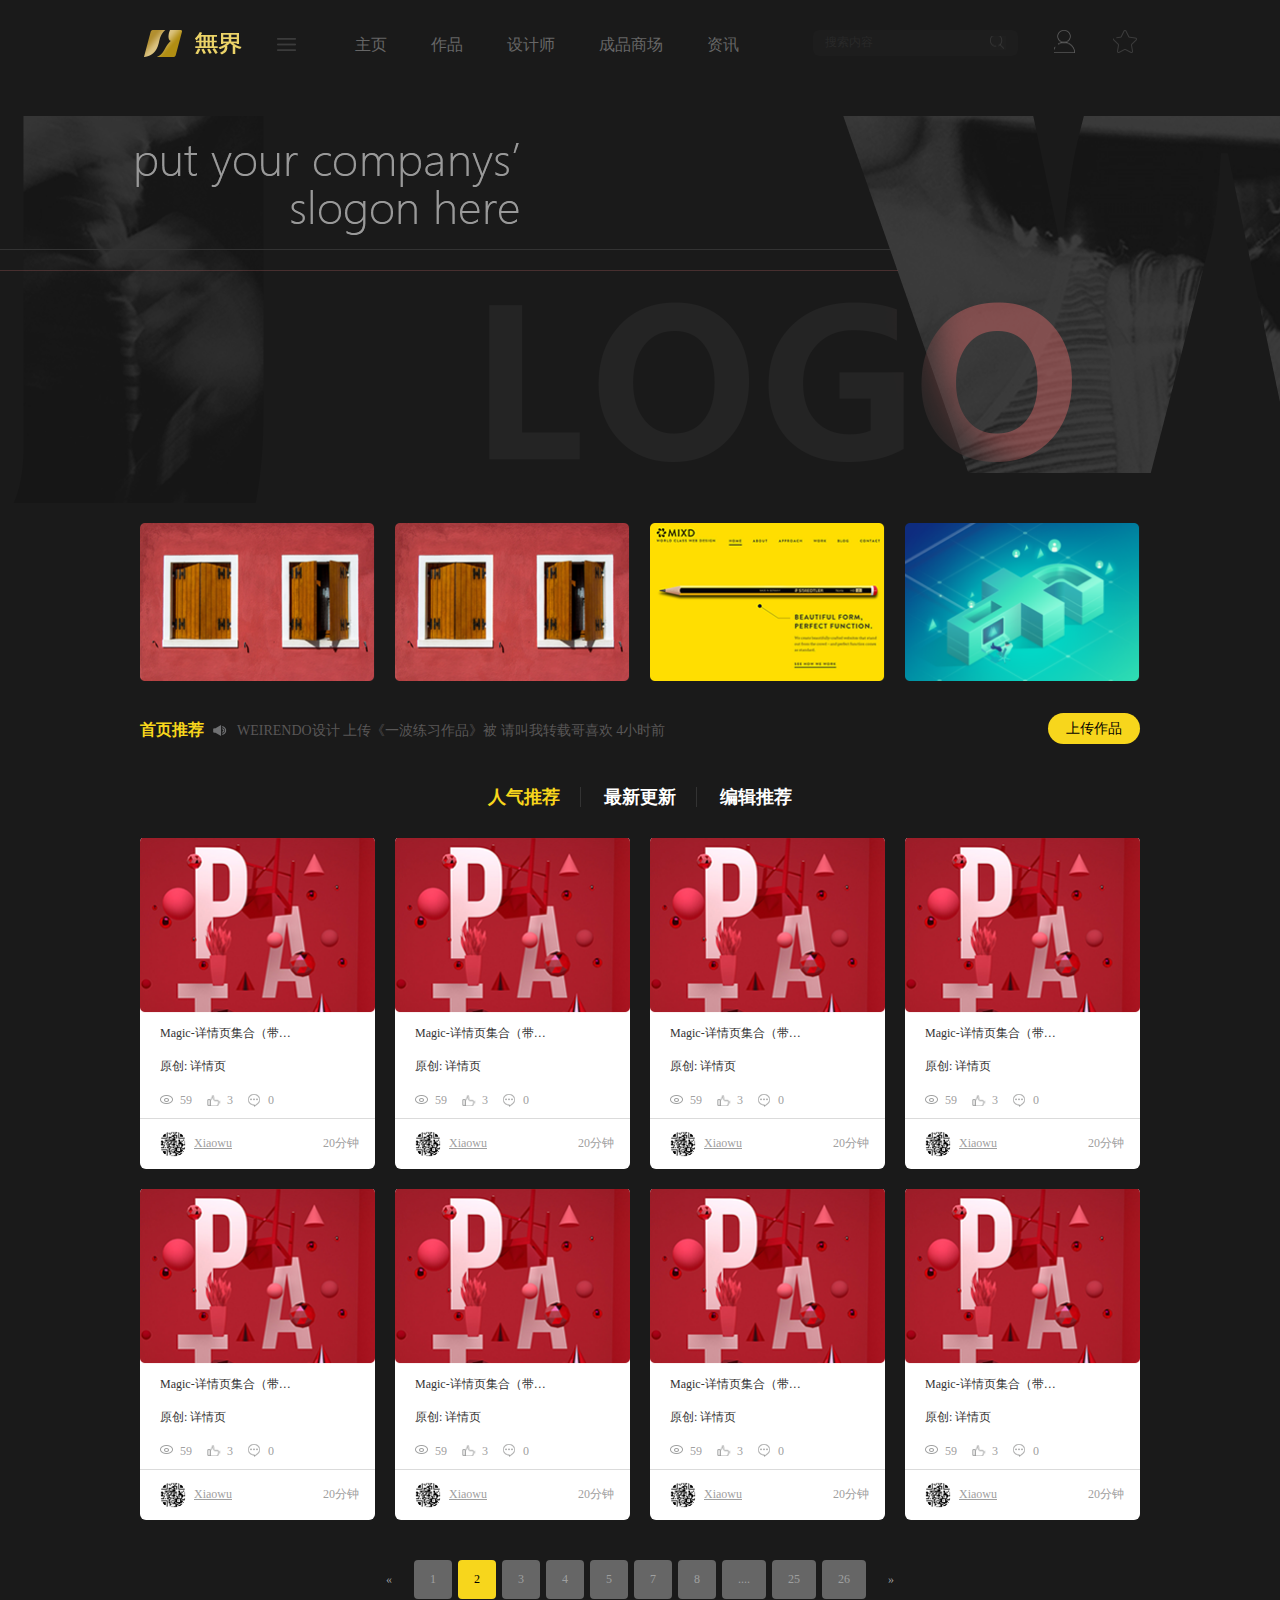
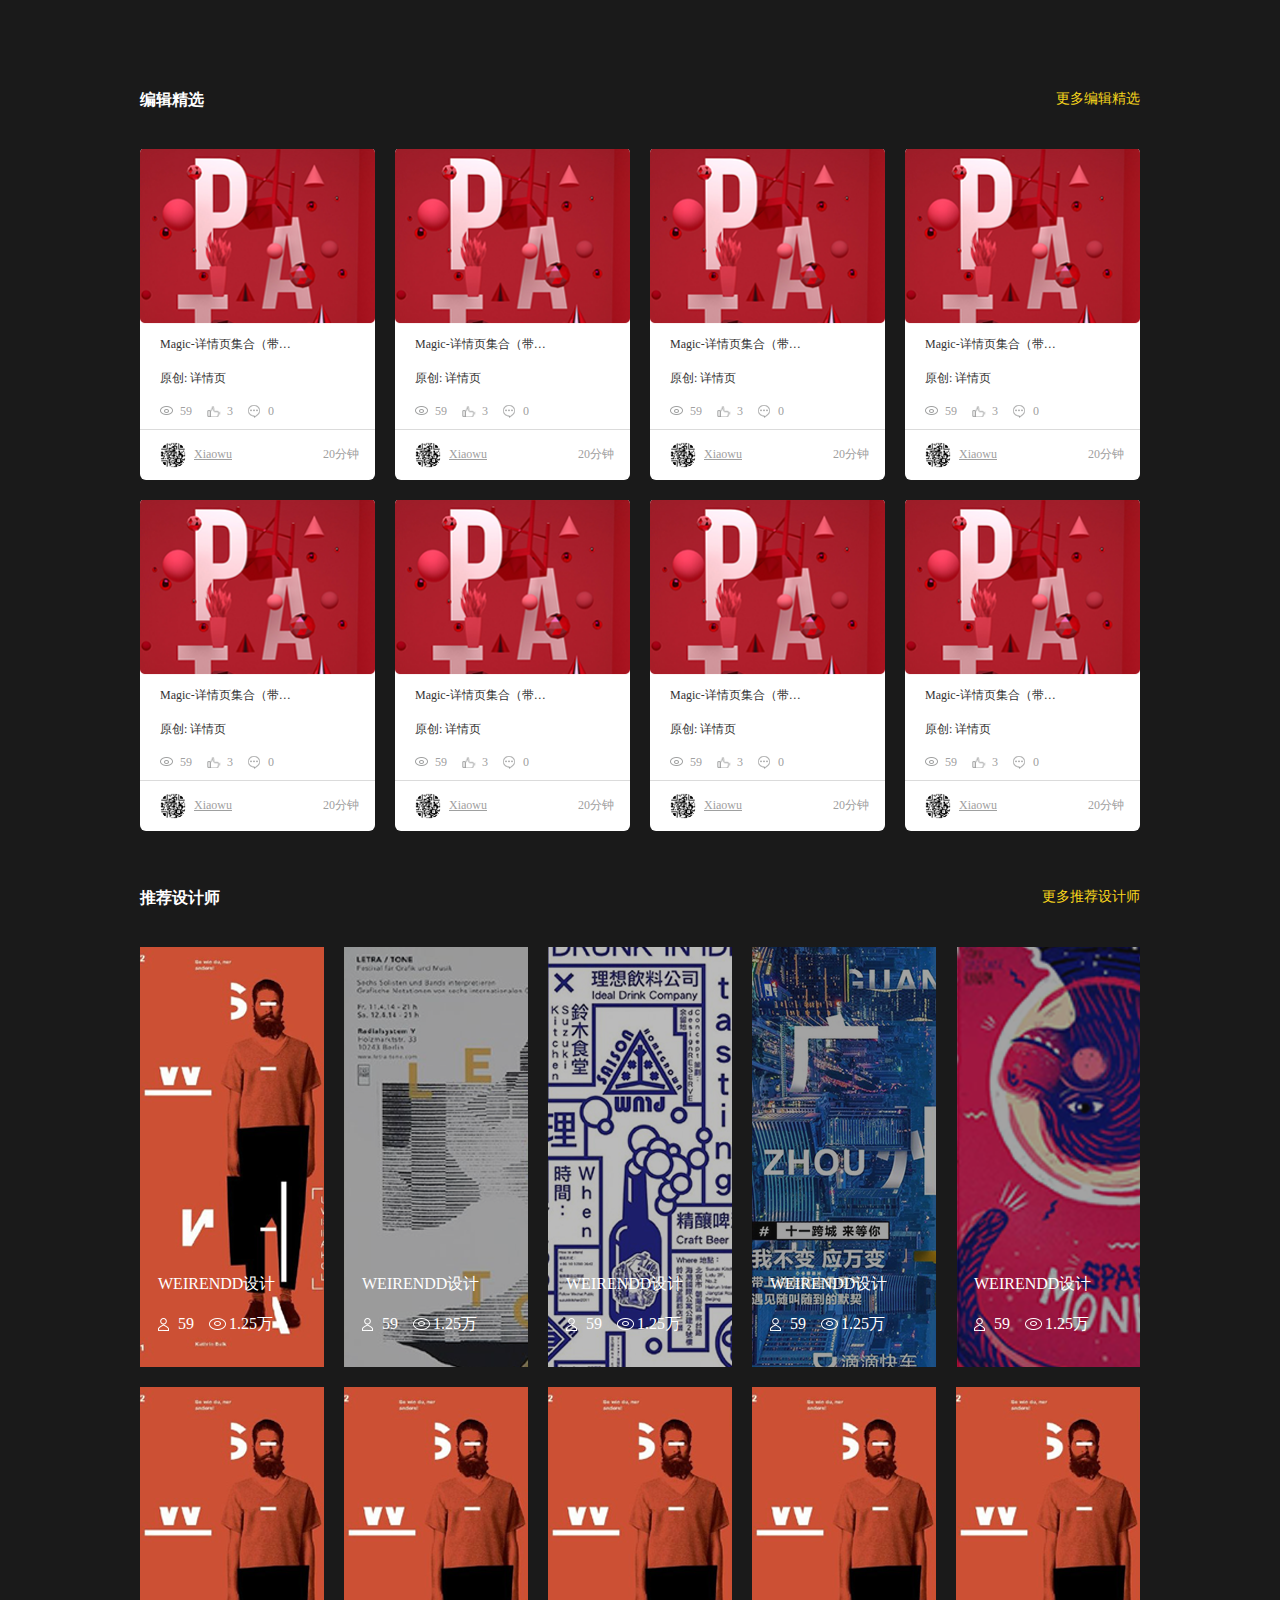
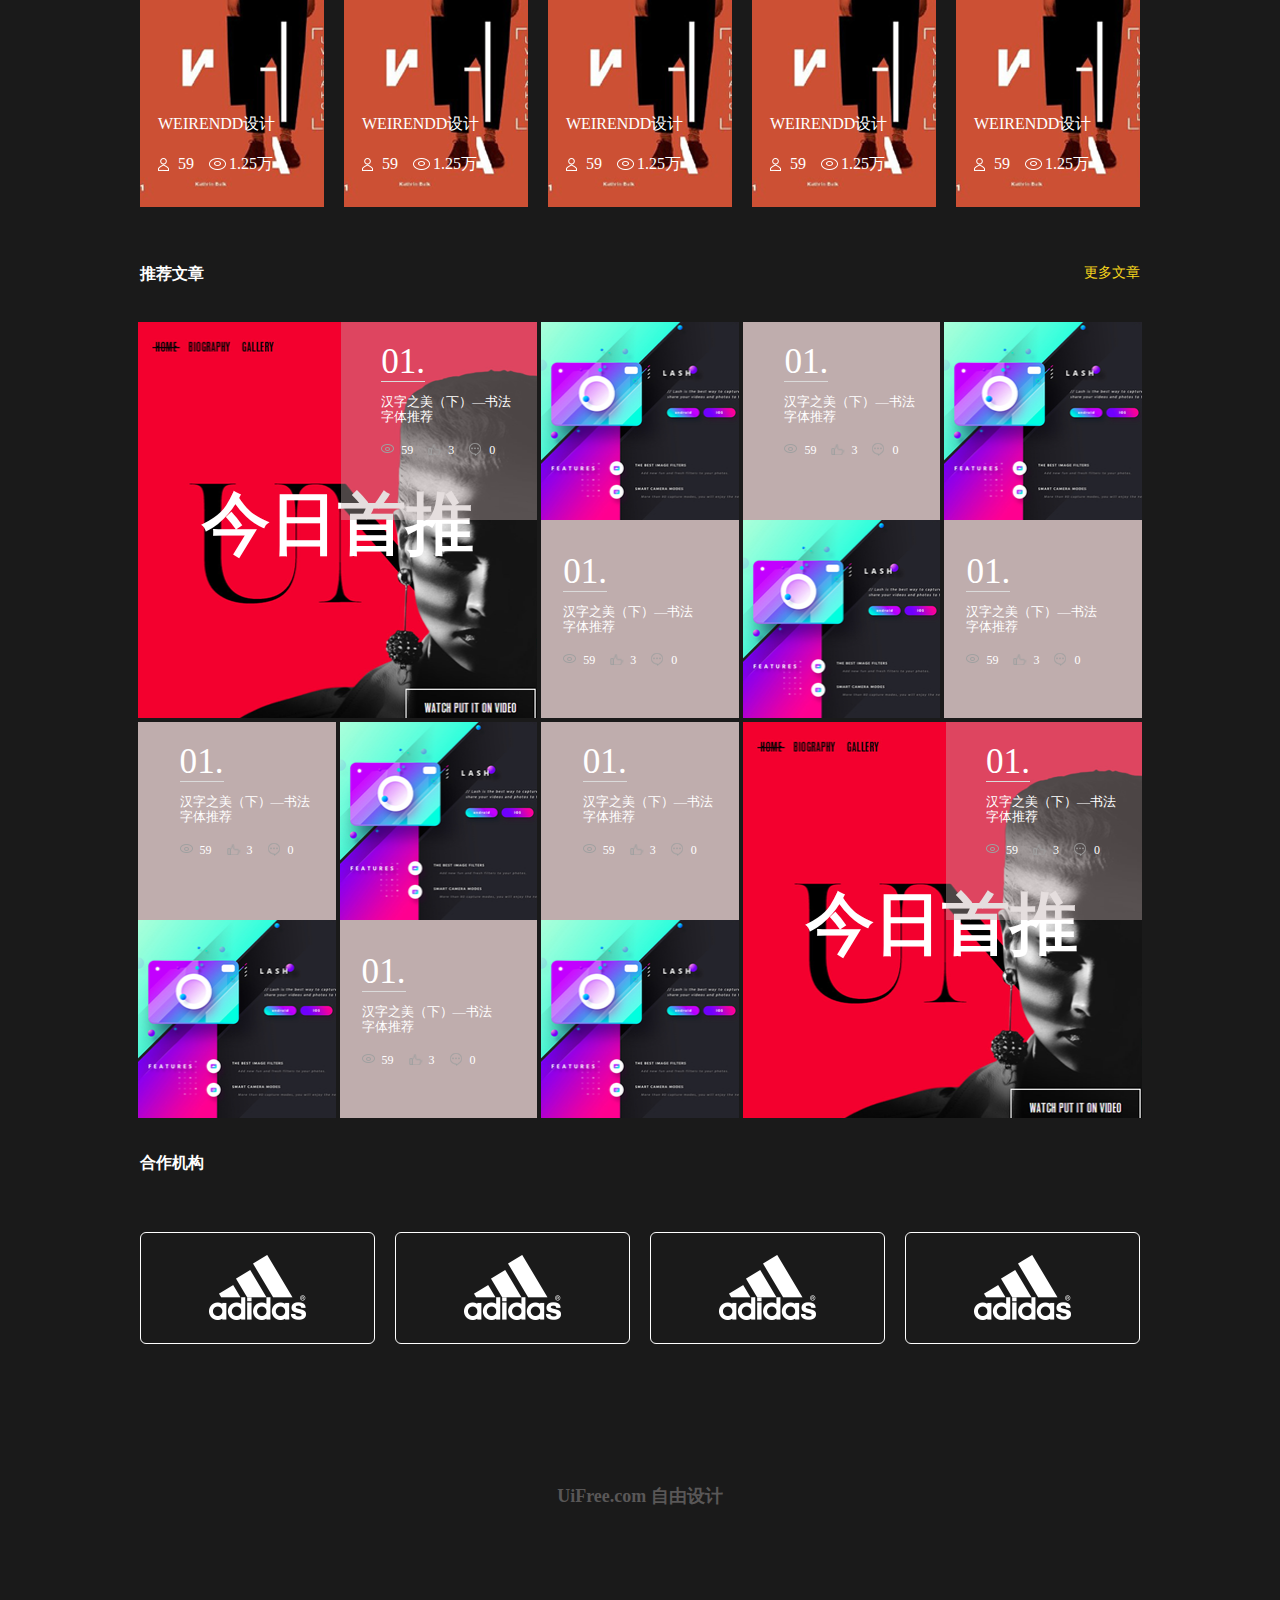
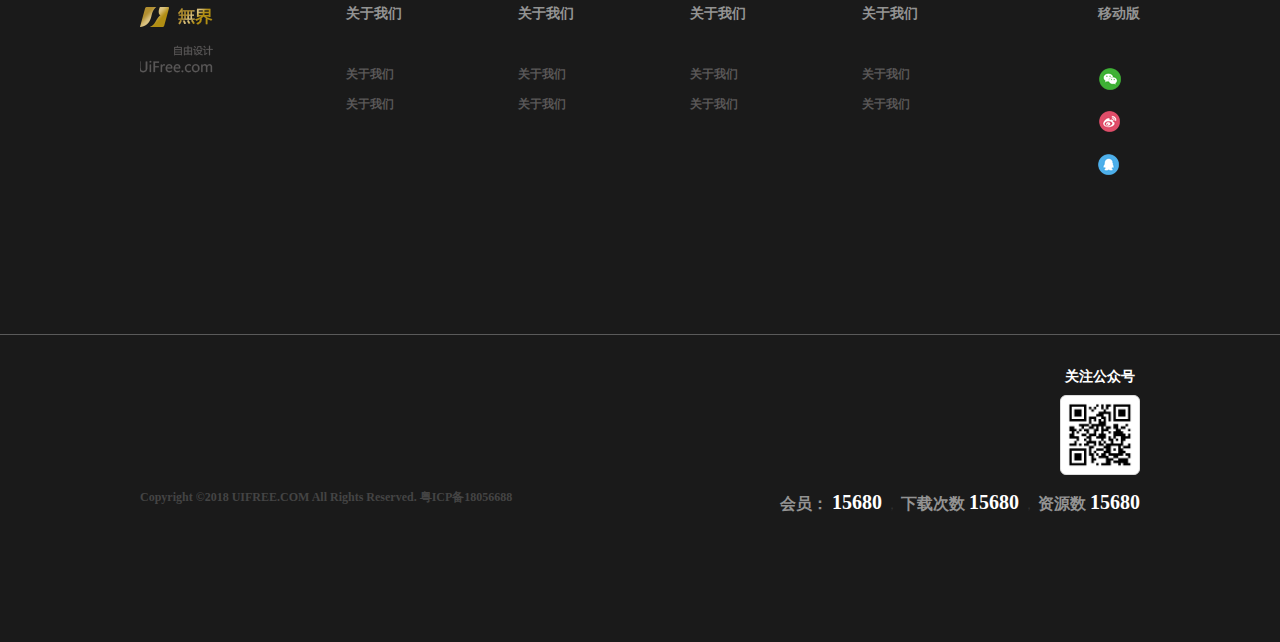
<file: index.html>
<!DOCTYPE html>
<html>

<head>
    <meta charset="utf-8" />
    <title>UIfree</title>
    <meta name="keywords" content="" />
    <meta name="description" content="" />
    <meta name="viewport" content="width=device-width" />

    <!--S 第三方JS -->

    <!-- hotcss.js 必须在其他JS加载前加载，万不可异步加载。 -->
    <script src="js/hotcss.js"></script>

    <!--E 第三方JS -->

    <!--S全站共用样式和共用组件样式-->
    <link rel="stylesheet" href="css/common/shared.css" />
    <!--E全站共用样式和共用组件样式-->

    <!--S 独立页面样式-->
    <link rel="stylesheet" href="css/layout/index/index.css" />
    <!--E 独立页面样式-->
</head>

<body>
    <!-- 头部 -->
    <div class="g-home-hd">
        <div class="cistern  f-cb">
            <!-- LOGO -->
            <div class="m-home-logo f-fl">
                <img src="images/logo.png">
            </div>
            <!-- /LOGO -->

            <!-- Menu菜单 -->
            <div class="m-home-menu f-fl">
                <a href="javascript:void(0);"><img src="images/menu.png" alt=""></a>
            </div>
            <!-- /Menu菜单 -->
            <!-- 导航 -->
            <ul class="m-home-nav f-fl">
                <li class="f-fl">
                    <a class="nav-home-title">主页</a>
                    <dl class="nav-list-box">
                        <dd><a>Banner</a></dd>
                        <dd><a>Banner</a></dd>
                        <dd><a>Banner</a></dd>
                        <dd><a>Banner</a></dd>
                    </dl>
                </li>
                <li class="f-fl">
                    <a class="nav-home-title" href="#">作品</a>
                    <dl class="nav-list-box">
                        <dd><a>Banner</a></dd>
                        <dd><a>Banner</a></dd>
                        <dd><a>Banner</a></dd>
                        <dd><a>Banner</a></dd>
                    </dl>
                </li>
                <li class="f-fl">
                    <a class="nav-home-title" href="#">设计师</a>
                    <dl class="nav-list-box">
                        <dd><a>Banner</a></dd>
                        <dd><a>Banner</a></dd>
                        <dd><a>Banner</a></dd>
                        <dd><a>Banner</a></dd>
                    </dl>
                </li>
                <li class="f-fl">
                    <a class="nav-home-title" href="#">成品商场</a>
                    <dl class="nav-list-box">
                        <dd><a>Banner</a></dd>
                        <dd><a>Banner</a></dd>
                        <dd><a>Banner</a></dd>
                        <dd><a>Banner</a></dd>
                    </dl>
                </li>
                <li class="f-fl">
                    <a class="nav-home-title" href="#">资讯</a>
                    <dl class="nav-list-box">
                        <dd><a>Banner</a></dd>
                        <dd><a>Banner</a></dd>
                        <dd><a>Banner</a></dd>
                        <dd><a>Banner</a></dd>
                    </dl>
                </li>
                <!-- 更多导航项 -->
            </ul>
            <!-- /导航 -->
            <!-- 登录 -->
            <div class="m-home-fun f-fr">
                <a class="u-Collection f-fr">
                    <img src="images/Collection.png" alt="">
                </a>
                <a class="u-personal f-fr">
                    <img src="images/personal.png" alt="">
                </a>
                <div class="u-home-saerch f-fr">
                    <input type="text" placeholder="搜索内容" id="">
                </div>
            </div>
            <!-- /登录 -->
        </div>
    </div>
    <!-- /头部 -->

    <!-- banner -->
    <div class="g-banner" style="background-image: url(images/home-banner.png);">
        <div class="cistern">
            <!-- <h3></h3> -->
            <!-- <p></p> -->
        </div>
    </div>
    <!-- /banner -->

    <!-- 首页推荐 -->
    <div class="g-home-recommend">
        <div class="cistern">
            <div class="g-home-recommend-box">
                <div class="m-recommend-imgList f-cb">
                    <div class="row">
                        <div class="col">
                            <div class="item-box">
                                <img src="images/home03.png" alt="">
                            </div>
                        </div>
                        <div class="col">
                            <div class="item-box">
                                <img src="images/home03.png" alt="">
                            </div>
                        </div>
                        <div class="col">
                            <div class="item-box">
                                <img src="images/home07.png" alt="">
                            </div>
                        </div>
                        <div class="col">
                            <div class="item-box">
                                <img src="images/home09.png" alt="">
                            </div>
                        </div>
                    </div>

                </div>
                <div class="m-recommend-info f-cb">
                    <div class="u-recommend-info-ad f-fl">
                        <span class="u-recommend-info-ad-homeText">首页推荐</span>
                        <a>WEIRENDO设计 上传《一波练习作品》被 请叫我转载哥喜欢 4小时前</a>
                    </div>
                    <div class="u-recommend-info-btn f-fr">
                        <!-- <span>立即上传原创作品，开始你的大师之路!</span> -->
                        <a>上传作品</a>
                    </div>
                </div>
            </div>
        </div>
    </div>
    <!-- /首页推荐 -->

    <!-- 内容区 -->
    <div class="g-home-ct">
        <div class="cistern">
            <div class="g-home-ct-box">
                <!-- 索引关键词 -->
                <div class="m-keyword">
                    <a class="active">人气推荐</a>
                    <a>最新更新</a>
                    <a>编辑推荐</a>
                </div>
                <!-- /索引关键词 -->

                <!-- 最新内容 -->
                <div class="m-newest">
                    <div class="row f-cb">
                        <div class="col">
                            <div class="item-box">
                                <div class="newest-img">
                                    <img src="images/home19.png">
                                </div>
                                <div class="newest-details">
                                    <p class="newest-details-tt">Magic-详情页集合（带…</p>
                                    <p class="newest-details-info">原创: 详情页</p>
                                    <div class="m-newest-details-stats">
                                        <a class="browse_h">59</a>
                                        <a class="fabulous">3</a>
                                        <a class="comment">0</a>
                                    </div>
                                    <div class="m-newest-details-user f-cb">
                                        <a class="user-info f-fl f-cb">
                                            <img src="images/qq.png" class="f-fl">
                                            <span class="f-fl">Xiaowu</span>
                                        </a>
                                        <span class="user-time f-fr">20分钟</span>
                                    </div>
                                </div>
                            </div>
                        </div>
                        <div class="col">
                            <div class="item-box">
                                <div class="newest-img">
                                    <img src="images/home19.png">
                                </div>
                                <div class="newest-details">
                                    <p class="newest-details-tt">Magic-详情页集合（带…</p>
                                    <p class="newest-details-info">原创: 详情页</p>
                                    <div class="m-newest-details-stats">
                                        <a class="browse_h">59</a>
                                        <a class="fabulous">3</a>
                                        <a class="comment">0</a>
                                    </div>
                                    <div class="m-newest-details-user f-cb">
                                        <a class="user-info f-fl f-cb">
                                            <img src="images/qq.png" class="f-fl">
                                            <span class="f-fl">Xiaowu</span>
                                        </a>
                                        <span class="user-time f-fr">20分钟</span>
                                    </div>
                                </div>
                            </div>
                        </div>
                        <div class="col">
                            <div class="item-box">
                                <div class="newest-img">
                                    <img src="images/home19.png">
                                </div>
                                <div class="newest-details">
                                    <p class="newest-details-tt">Magic-详情页集合（带…</p>
                                    <p class="newest-details-info">原创: 详情页</p>
                                    <div class="m-newest-details-stats">
                                        <a class="browse_h">59</a>
                                        <a class="fabulous">3</a>
                                        <a class="comment">0</a>
                                    </div>
                                    <div class="m-newest-details-user f-cb">
                                        <a class="user-info f-fl f-cb">
                                            <img src="images/qq.png" class="f-fl">
                                            <span class="f-fl">Xiaowu</span>
                                        </a>
                                        <span class="user-time f-fr">20分钟</span>
                                    </div>
                                </div>
                            </div>
                        </div>
                        <div class="col">
                            <div class="item-box">
                                <div class="newest-img">
                                    <img src="images/home19.png">
                                </div>
                                <div class="newest-details">
                                    <p class="newest-details-tt">Magic-详情页集合（带…</p>
                                    <p class="newest-details-info">原创: 详情页</p>
                                    <div class="m-newest-details-stats">
                                        <a class="browse_h">59</a>
                                        <a class="fabulous">3</a>
                                        <a class="comment">0</a>
                                    </div>
                                    <div class="m-newest-details-user f-cb">
                                        <a class="user-info f-fl f-cb">
                                            <img src="images/qq.png" class="f-fl">
                                            <span class="f-fl">Xiaowu</span>
                                        </a>
                                        <span class="user-time f-fr">20分钟</span>
                                    </div>
                                </div>
                            </div>
                        </div>
                        <div class="col">
                            <div class="item-box">
                                <div class="newest-img">
                                    <img src="images/home19.png">
                                </div>
                                <div class="newest-details">
                                    <p class="newest-details-tt">Magic-详情页集合（带…</p>
                                    <p class="newest-details-info">原创: 详情页</p>
                                    <div class="m-newest-details-stats">
                                        <a class="browse_h">59</a>
                                        <a class="fabulous">3</a>
                                        <a class="comment">0</a>
                                    </div>
                                    <div class="m-newest-details-user f-cb">
                                        <a class="user-info f-fl f-cb">
                                            <img src="images/qq.png" class="f-fl">
                                            <span class="f-fl">Xiaowu</span>
                                        </a>
                                        <span class="user-time f-fr">20分钟</span>
                                    </div>
                                </div>
                            </div>
                        </div>
                        <div class="col">
                            <div class="item-box">
                                <div class="newest-img">
                                    <img src="images/home19.png">
                                </div>
                                <div class="newest-details">
                                    <p class="newest-details-tt">Magic-详情页集合（带…</p>
                                    <p class="newest-details-info">原创: 详情页</p>
                                    <div class="m-newest-details-stats">
                                        <a class="browse_h">59</a>
                                        <a class="fabulous">3</a>
                                        <a class="comment">0</a>
                                    </div>
                                    <div class="m-newest-details-user f-cb">
                                        <a class="user-info f-fl f-cb">
                                            <img src="images/qq.png" class="f-fl">
                                            <span class="f-fl">Xiaowu</span>
                                        </a>
                                        <span class="user-time f-fr">20分钟</span>
                                    </div>
                                </div>
                            </div>
                        </div>
                        <div class="col">
                            <div class="item-box">
                                <div class="newest-img">
                                    <img src="images/home19.png">
                                </div>
                                <div class="newest-details">
                                    <p class="newest-details-tt">Magic-详情页集合（带…</p>
                                    <p class="newest-details-info">原创: 详情页</p>
                                    <div class="m-newest-details-stats">
                                        <a class="browse_h">59</a>
                                        <a class="fabulous">3</a>
                                        <a class="comment">0</a>
                                    </div>
                                    <div class="m-newest-details-user f-cb">
                                        <a class="user-info f-fl f-cb">
                                            <img src="images/qq.png" class="f-fl">
                                            <span class="f-fl">Xiaowu</span>
                                        </a>
                                        <span class="user-time f-fr">20分钟</span>
                                    </div>
                                </div>
                            </div>
                        </div>
                        <div class="col">
                            <div class="item-box">
                                <div class="newest-img">
                                    <img src="images/home19.png">
                                </div>
                                <div class="newest-details">
                                    <p class="newest-details-tt">Magic-详情页集合（带…</p>
                                    <p class="newest-details-info">原创: 详情页</p>
                                    <div class="m-newest-details-stats">
                                        <a class="browse_h">59</a>
                                        <a class="fabulous">3</a>
                                        <a class="comment">0</a>
                                    </div>
                                    <div class="m-newest-details-user f-cb">
                                        <a class="user-info f-fl f-cb">
                                            <img src="images/qq.png" class="f-fl">
                                            <span class="f-fl">Xiaowu</span>
                                        </a>
                                        <span class="user-time f-fr">20分钟</span>
                                    </div>
                                </div>
                            </div>
                        </div>
                    </div>

                    <nav class="m-newest-Page">
                        <ul class="f-cb">
                            <li class="f-fl">
                                <a class="Previous">
                                    <span aria-hidden="true">&laquo;</span>
                                </a>
                            </li>
                            <li class="f-fl"><a>1</a></li>
                            <li class="f-fl"><a class="active">2</a></li>
                            <li class="f-fl"><a>3</a></li>
                            <li class="f-fl"><a>4</a></li>
                            <li class="f-fl"><a>5</a></li>
                            <li class="f-fl"><a>7</a></li>
                            <li class="f-fl"><a>8</a></li>
                            <li class="f-fl"><a>....</a></li>
                            <li class="f-fl"><a>25</a></li>
                            <li class="f-fl"><a>26</a></li>
                            <li class="f-fl">
                                <a class="Next">
                                    <span aria-hidden="true">&raquo;</span>
                                </a>
                            </li>
                        </ul>
                    </nav>
                </div>
                <!-- /最新内容 -->

                <!-- 编辑精选 -->
                <div class="m-editor">
                    <div class="g-home-ct-tt f-cb">
                        <h2 class="f-fl">编辑精选</h2>
                        <a class="f-fr">更多编辑精选</a>
                    </div>

                    <div class="m-newest">
                        <div class="row f-cb">
                            <div class="col">
                                <div class="item-box">
                                    <div class="newest-img">
                                        <img src="images/home19.png">
                                    </div>
                                    <div class="newest-details">
                                        <p class="newest-details-tt">Magic-详情页集合（带…</p>
                                        <p class="newest-details-info">原创: 详情页</p>
                                        <div class="m-newest-details-stats">
                                            <a class="browse_h">59</a>
                                            <a class="fabulous">3</a>
                                            <a class="comment">0</a>
                                        </div>
                                        <div class="m-newest-details-user f-cb">
                                            <a class="user-info f-fl f-cb">
                                                <img src="images/qq.png" class="f-fl">
                                                <span class="f-fl">Xiaowu</span>
                                            </a>
                                            <span class="user-time f-fr">20分钟</span>
                                        </div>
                                    </div>
                                </div>
                            </div>
                            <div class="col">
                                <div class="item-box">
                                    <div class="newest-img">
                                        <img src="images/home19.png">
                                    </div>
                                    <div class="newest-details">
                                        <p class="newest-details-tt">Magic-详情页集合（带…</p>
                                        <p class="newest-details-info">原创: 详情页</p>
                                        <div class="m-newest-details-stats">
                                            <a class="browse_h">59</a>
                                            <a class="fabulous">3</a>
                                            <a class="comment">0</a>
                                        </div>
                                        <div class="m-newest-details-user f-cb">
                                            <a class="user-info f-fl f-cb">
                                                <img src="images/qq.png" class="f-fl">
                                                <span class="f-fl">Xiaowu</span>
                                            </a>
                                            <span class="user-time f-fr">20分钟</span>
                                        </div>
                                    </div>
                                </div>
                            </div>
                            <div class="col">
                                <div class="item-box">
                                    <div class="newest-img">
                                        <img src="images/home19.png">
                                    </div>
                                    <div class="newest-details">
                                        <p class="newest-details-tt">Magic-详情页集合（带…</p>
                                        <p class="newest-details-info">原创: 详情页</p>
                                        <div class="m-newest-details-stats">
                                            <a class="browse_h">59</a>
                                            <a class="fabulous">3</a>
                                            <a class="comment">0</a>
                                        </div>
                                        <div class="m-newest-details-user f-cb">
                                            <a class="user-info f-fl f-cb">
                                                <img src="images/qq.png" class="f-fl">
                                                <span class="f-fl">Xiaowu</span>
                                            </a>
                                            <span class="user-time f-fr">20分钟</span>
                                        </div>
                                    </div>
                                </div>
                            </div>
                            <div class="col">
                                <div class="item-box">
                                    <div class="newest-img">
                                        <img src="images/home19.png">
                                    </div>
                                    <div class="newest-details">
                                        <p class="newest-details-tt">Magic-详情页集合（带…</p>
                                        <p class="newest-details-info">原创: 详情页</p>
                                        <div class="m-newest-details-stats">
                                            <a class="browse_h">59</a>
                                            <a class="fabulous">3</a>
                                            <a class="comment">0</a>
                                        </div>
                                        <div class="m-newest-details-user f-cb">
                                            <a class="user-info f-fl f-cb">
                                                <img src="images/qq.png" class="f-fl">
                                                <span class="f-fl">Xiaowu</span>
                                            </a>
                                            <span class="user-time f-fr">20分钟</span>
                                        </div>
                                    </div>
                                </div>
                            </div>
                            <div class="col">
                                <div class="item-box">
                                    <div class="newest-img">
                                        <img src="images/home19.png">
                                    </div>
                                    <div class="newest-details">
                                        <p class="newest-details-tt">Magic-详情页集合（带…</p>
                                        <p class="newest-details-info">原创: 详情页</p>
                                        <div class="m-newest-details-stats">
                                            <a class="browse_h">59</a>
                                            <a class="fabulous">3</a>
                                            <a class="comment">0</a>
                                        </div>
                                        <div class="m-newest-details-user f-cb">
                                            <a class="user-info f-fl f-cb">
                                                <img src="images/qq.png" class="f-fl">
                                                <span class="f-fl">Xiaowu</span>
                                            </a>
                                            <span class="user-time f-fr">20分钟</span>
                                        </div>
                                    </div>
                                </div>
                            </div>
                            <div class="col">
                                <div class="item-box">
                                    <div class="newest-img">
                                        <img src="images/home19.png">
                                    </div>
                                    <div class="newest-details">
                                        <p class="newest-details-tt">Magic-详情页集合（带…</p>
                                        <p class="newest-details-info">原创: 详情页</p>
                                        <div class="m-newest-details-stats">
                                            <a class="browse_h">59</a>
                                            <a class="fabulous">3</a>
                                            <a class="comment">0</a>
                                        </div>
                                        <div class="m-newest-details-user f-cb">
                                            <a class="user-info f-fl f-cb">
                                                <img src="images/qq.png" class="f-fl">
                                                <span class="f-fl">Xiaowu</span>
                                            </a>
                                            <span class="user-time f-fr">20分钟</span>
                                        </div>
                                    </div>
                                </div>
                            </div>
                            <div class="col">
                                <div class="item-box">
                                    <div class="newest-img">
                                        <img src="images/home19.png">
                                    </div>
                                    <div class="newest-details">
                                        <p class="newest-details-tt">Magic-详情页集合（带…</p>
                                        <p class="newest-details-info">原创: 详情页</p>
                                        <div class="m-newest-details-stats">
                                            <a class="browse_h">59</a>
                                            <a class="fabulous">3</a>
                                            <a class="comment">0</a>
                                        </div>
                                        <div class="m-newest-details-user f-cb">
                                            <a class="user-info f-fl f-cb">
                                                <img src="images/qq.png" class="f-fl">
                                                <span class="f-fl">Xiaowu</span>
                                            </a>
                                            <span class="user-time f-fr">20分钟</span>
                                        </div>
                                    </div>
                                </div>
                            </div>
                            <div class="col">
                                <div class="item-box">
                                    <div class="newest-img">
                                        <img src="images/home19.png">
                                    </div>
                                    <div class="newest-details">
                                        <p class="newest-details-tt">Magic-详情页集合（带…</p>
                                        <p class="newest-details-info">原创: 详情页</p>
                                        <div class="m-newest-details-stats">
                                            <a class="browse_h">59</a>
                                            <a class="fabulous">3</a>
                                            <a class="comment">0</a>
                                        </div>
                                        <div class="m-newest-details-user f-cb">
                                            <a class="user-info f-fl f-cb">
                                                <img src="images/qq.png" class="f-fl">
                                                <span class="f-fl">Xiaowu</span>
                                            </a>
                                            <span class="user-time f-fr">20分钟</span>
                                        </div>
                                    </div>
                                </div>
                            </div>
                        </div>
                    </div>
                </div>
                <!-- /编辑精选 -->

                <!-- 推荐设计师 -->
                <div class="m-designer">
                    <div class="g-home-ct-tt f-cb">
                        <h2 class="f-fl">推荐设计师</h2>
                        <a class="f-fr">更多推荐设计师</a>
                    </div>
                    <div class="m-designer-list">
                        <div class="row f-cb">
                            <div class="col">
                                <div class="designer-bg" style="background-image: url(images/home39.png);">
                                    <div class="designer-info">
                                        <p>WEIRENDD设计</p>
                                        <div class="designer-info-stats">
                                            <a class="focus">59</a>
                                            <a class="browse">1.25万</a>
                                        </div>
                                    </div>
                                </div>
                            </div>
                            <div class="col">
                                <div class="designer-bg" style="background-image: url(images/home40.png);">
                                    <div class="designer-info">
                                        <p>WEIRENDD设计</p>
                                        <div class="designer-info-stats">
                                            <a class="focus">59</a>
                                            <a class="browse">1.25万</a>
                                        </div>
                                    </div>
                                </div>
                            </div>
                            <div class="col">
                                <div class="designer-bg" style="background-image: url(images/home41.png);">
                                    <div class="designer-info">
                                        <p>WEIRENDD设计</p>
                                        <div class="designer-info-stats">
                                            <a class="focus">59</a>
                                            <a class="browse">1.25万</a>
                                        </div>
                                    </div>
                                </div>
                            </div>
                            <div class="col">
                                <div class="designer-bg" style="background-image: url(images/home42.png);">
                                    <div class="designer-info">
                                        <p>WEIRENDD设计</p>
                                        <div class="designer-info-stats">
                                            <a class="focus">59</a>
                                            <a class="browse">1.25万</a>
                                        </div>
                                    </div>
                                </div>
                            </div>
                            <div class="col">
                                <div class="designer-bg" style="background-image: url(images/home43.png);">
                                    <div class="designer-info">
                                        <p>WEIRENDD设计</p>
                                        <div class="designer-info-stats">
                                            <a class="focus">59</a>
                                            <a class="browse">1.25万</a>
                                        </div>
                                    </div>
                                </div>
                            </div>
                            <div class="col">
                                <div class="designer-bg" style="background-image: url(images/home39.png);">
                                    <div class="designer-info">
                                        <p>WEIRENDD设计</p>
                                        <div class="designer-info-stats">
                                            <a class="focus">59</a>
                                            <a class="browse">1.25万</a>
                                        </div>
                                    </div>
                                </div>
                            </div>
                            <div class="col">
                                <div class="designer-bg" style="background-image: url(images/home39.png);">
                                    <div class="designer-info">
                                        <p>WEIRENDD设计</p>
                                        <div class="designer-info-stats">
                                            <a class="focus">59</a>
                                            <a class="browse">1.25万</a>
                                        </div>
                                    </div>
                                </div>
                            </div>
                            <div class="col">
                                <div class="designer-bg" style="background-image: url(images/home39.png);">
                                    <div class="designer-info">
                                        <p>WEIRENDD设计</p>
                                        <div class="designer-info-stats">
                                            <a class="focus">59</a>
                                            <a class="browse">1.25万</a>
                                        </div>
                                    </div>
                                </div>
                            </div>
                            <div class="col">
                                <div class="designer-bg" style="background-image: url(images/home39.png);">
                                    <div class="designer-info">
                                        <p>WEIRENDD设计</p>
                                        <div class="designer-info-stats">
                                            <a class="focus">59</a>
                                            <a class="browse">1.25万</a>
                                        </div>
                                    </div>
                                </div>
                            </div>
                            <div class="col">
                                <div class="designer-bg" style="background-image: url(images/home39.png);">
                                    <div class="designer-info">
                                        <p>WEIRENDD设计</p>
                                        <div class="designer-info-stats">
                                            <a class="focus">59</a>
                                            <a class="browse">1.25万</a>
                                        </div>
                                    </div>
                                </div>
                            </div>
                        </div>
                    </div>
                </div>
                <!-- /推荐设计师 -->

                <!-- 推荐文章 -->
                <div class="m-article">
                    <div class="g-home-ct-tt f-cb">
                        <h2 class="f-fl">推荐文章</h2>
                        <a class="f-fr">更多文章</a>
                    </div>
                    <div class="article-ct f-cb">
                        <div class="article-first f-fl">
                            <div class="article-box" style="background-image: url(images/home50.png);">
                                <div class="article-first-rankings ab-tr">
                                    <span>01.</span>
                                    <p>汉字之美（下）—书法 字体推荐</p>
                                    <div class="m-newest-details-stats">
                                        <a class="browse_h">59</a>
                                        <a class="fabulous">3</a>
                                        <a class="comment">0</a>
                                    </div>
                                </div>
                                <div class="article-modal ab-tr op-04">

                                </div>
                                <div class="article-first-text">
                                    <h1>今日首推</h1>
                                </div>
                            </div>
                        </div>
                        <div class="article-sm f-fl">
                            <div class="article-box">
                                <div class="article-sm-ng ab-tr" style="background-image: url(images/home51.png)">
                                    <!-- <h3>标题需要可取消注释</h3> -->
                                </div>
                                <div class="article-first-rankings ab-bootom">
                                    <span>01.</span>
                                    <p>汉字之美（下）—书法 字体推荐</p>
                                    <div class="m-newest-details-stats">
                                        <a class="browse_h">59</a>
                                        <a class="fabulous">3</a>
                                        <a class="comment">0</a>
                                    </div>
                                </div>
                                <div class="article-modal ab-bootom op-1">

                                </div>
                            </div>
                        </div>
                        <div class="article-sm f-fl">
                            <div class="article-box">
                                <div class="article-sm-ng ab-bootom" style="background-image: url(images/home51.png)">
                                    <!-- <h3>标题需要可取消注释</h3> -->
                                </div>
                                <div class="article-first-rankings ab-tr">
                                    <span>01.</span>
                                    <p>汉字之美（下）—书法 字体推荐</p>
                                    <div class="m-newest-details-stats">
                                        <a class="browse_h">59</a>
                                        <a class="fabulous">3</a>
                                        <a class="comment">0</a>
                                    </div>
                                </div>
                                <div class="article-modal ab-tr op-1">

                                </div>
                            </div>
                        </div>
                        <div class="article-sm f-fl">
                            <div class="article-box">
                                <div class="article-sm-ng ab-tr" style="background-image: url(images/home51.png)">
                                    <!-- <h3>标题需要可取消注释</h3> -->
                                </div>
                                <div class="article-first-rankings ab-bootom">
                                    <span>01.</span>
                                    <p>汉字之美（下）—书法 字体推荐</p>
                                    <div class="m-newest-details-stats">
                                        <a class="browse_h">59</a>
                                        <a class="fabulous">3</a>
                                        <a class="comment">0</a>
                                    </div>
                                </div>
                                <div class="article-modal ab-bootom op-1">

                                </div>
                            </div>
                        </div>

                        <div class="article-sm f-fl">
                            <div class="article-box">
                                <div class="article-sm-ng ab-bootom" style="background-image: url(images/home51.png)">
                                    <!-- <h3>标题需要可取消注释</h3> -->
                                </div>
                                <div class="article-first-rankings ab-tr">
                                    <span>01.</span>
                                    <p>汉字之美（下）—书法 字体推荐</p>
                                    <div class="m-newest-details-stats">
                                        <a class="browse_h">59</a>
                                        <a class="fabulous">3</a>
                                        <a class="comment">0</a>
                                    </div>
                                </div>
                                <div class="article-modal ab-tr op-1">

                                </div>
                            </div>
                        </div>
                        <div class="article-sm f-fl">
                            <div class="article-box">
                                <div class="article-sm-ng ab-tr" style="background-image: url(images/home51.png)">
                                    <!-- <h3>标题需要可取消注释</h3> -->
                                </div>
                                <div class="article-first-rankings ab-bootom">
                                    <span>01.</span>
                                    <p>汉字之美（下）—书法 字体推荐</p>
                                    <div class="m-newest-details-stats">
                                        <a class="browse_h">59</a>
                                        <a class="fabulous">3</a>
                                        <a class="comment">0</a>
                                    </div>
                                </div>
                                <div class="article-modal ab-bootom op-1">

                                </div>
                            </div>
                        </div>

                        <div class="article-sm f-fl">
                            <div class="article-box">
                                <div class="article-sm-ng ab-bootom" style="background-image: url(images/home51.png)">
                                    <!-- <h3>标题需要可取消注释</h3> -->
                                </div>
                                <div class="article-first-rankings ab-tr">
                                    <span>01.</span>
                                    <p>汉字之美（下）—书法 字体推荐</p>
                                    <div class="m-newest-details-stats">
                                        <a class="browse_h">59</a>
                                        <a class="fabulous">3</a>
                                        <a class="comment">0</a>
                                    </div>
                                </div>
                                <div class="article-modal ab-tr op-1">

                                </div>
                            </div>
                        </div>

                        <div class="article-first f-fl">
                            <div class="article-box" style="background-image: url(images/home50.png);">
                                <div class="article-first-rankings ab-tr">
                                    <span>01.</span>
                                    <p>汉字之美（下）—书法 字体推荐</p>
                                    <div class="m-newest-details-stats">
                                        <a class="browse_h">59</a>
                                        <a class="fabulous">3</a>
                                        <a class="comment">0</a>
                                    </div>
                                </div>
                                <div class="article-modal ab-tr op-04">

                                </div>
                                <div class="article-first-text">
                                    <h1>今日首推</h1>
                                </div>
                            </div>
                        </div>

                    </div>
                </div>
                <!-- /推荐文章 -->

                <!-- 合作机构 -->
                <div class="m-cooperation">
                    <div class="g-home-ct-tt f-cb">
                        <h2 class="f-fl">合作机构</h2>
                    </div>
                    <div class="m-cooperation-list f-cb">
                        <div class="row">
                            <div class="col">
                                <div class="m-cooperation-item">
                                    <img src="images/home99.png" alt="">
                                </div>
                            </div>
                            <div class="col">
                                <div class="m-cooperation-item">
                                    <img src="images/home99.png" alt="">
                                </div>
                            </div>
                            <div class="col">
                                <div class="m-cooperation-item">
                                    <img src="images/home99.png" alt="">
                                </div>
                            </div>
                            <div class="col">
                                <div class="m-cooperation-item">
                                    <img src="images/home99.png" alt="">
                                </div>
                            </div>
                        </div>
                    </div>

                    <!-- <div class="m-cooperation-list f-cb">
                        <div class="m-cooperation-item f-fl">
                        </div>
                        <div class="m-cooperation-item f-fl">
                        </div>
                        <div class="m-cooperation-item f-fl">
                        </div>
                        <div class="m-cooperation-item f-fl">
                        </div>
                        <div class="m-cooperation-item f-fl">
                        </div>
                        <div class="m-cooperation-item f-fl">
                        </div>
                        <div class="m-cooperation-item f-fl">
                        </div>
                        <div class="m-cooperation-item f-fl">
                        </div>
                        <div class="m-cooperation-item f-fl">
                        </div>
                        <div class="m-cooperation-item f-fl">
                        </div>
                        <div class="m-cooperation-item f-fl">
                        </div>
                        <div class="m-cooperation-item f-fl">
                        </div>
                    </div> -->
                </div>
                <!-- /合作机构 -->

                <!-- 友情链接 -->
                <!-- <div class="m-friendship">
                    <div class="g-home-ct-tt f-cb">
                        <h2 class="f-fl">友情链接</h2>
                    </div>
                    <div class="m-friendship-link">
                        <a href="">www.baidu.com</a>
                        <a href="">www.baidu.com</a>
                        <a href="">www.baidu.com</a>
                        <a href="">www.baidu.com</a>
                        <a href="">www.baidu.com</a>
                        <a href="">www.baidu.com</a>
                    </div>
                </div> -->
                <!-- /友情链接 -->
            </div>
        </div>
    </div>
    <!-- /内容区 -->

    <!-- 底部 -->
    <footer class="ft-home">
        <h1 class="ft-home-UiFree">UiFree.com 自由设计</h1>

        <div class="ft-home-ct ">
            <div class="cistern f-cb ">
                <div class="ft-home-introduce f-fl">
                    <img src="images/introduce.png" alt="">
                </div>
                <div class="ft-home-nav-box f-cb f-fl">
                    <dl class="ft-nav f-fl">
                        <dt>
                            <a>关于我们</a>
                        </dt>
                        <dd>
                            <a>关于我们</a>
                        </dd>
                        <dd>
                            <a>关于我们</a>
                        </dd>
                    </dl>
                    <dl class="ft-nav f-fl">
                        <dt>
                            <a>关于我们</a>
                        </dt>
                        <dd>
                            <a>关于我们</a>
                        </dd>
                        <dd>
                            <a>关于我们</a>
                        </dd>
                    </dl>
                    <dl class="ft-nav f-fl">
                        <dt>
                            <a>关于我们</a>
                        </dt>
                        <dd>
                            <a>关于我们</a>
                        </dd>
                        <dd>
                            <a>关于我们</a>
                        </dd>
                    </dl>
                    <dl class="ft-nav f-fl">
                        <dt>
                            <a>关于我们</a>
                        </dt>
                        <dd>
                            <a>关于我们</a>
                        </dd>
                        <dd>
                            <a>关于我们</a>
                        </dd>
                    </dl>

                </div>
                <div class="ft-home-move ft-home-nav-box f-fr">

                    <dl class="ft-nav" style="padding: 0px;">
                        <dt>
                                <a>移动版</a>
                            </dt>
                        <dd>
                            <a><img src="images/weixin.png" alt="微信"></a>
                        </dd>
                        <dd>
                            <a><img src="images/weibo.png" alt="微博"></a>
                        </dd>
                        <dd>
                            <a><img src="images/qq_01.png" alt="QQ"></a>
                        </dd>
                    </dl>
                </div>
            </div>
        </div>
        <!-- 横线 -->
        <!-- <div class="cistern"> -->
        <i style="display: block; height: 1px; background: #5a5a5a;margin-top:100px; "></i>
        <!-- </div> -->
        <!-- /横线 -->
        <div class="ft-home-copyright">
            <div class="cistern f-cb">
                <div class=" f-cb">

                    <!-- 社交 -->
                    <div class="ft-home-share-box f-fr">
                        <h3>关注公众号</h3>
                        <div class="ft-share-img">
                            <img src="images/qq.png">
                        </div>
                    </div>
                    <!-- /社交 -->
                </div>
                <div class="ft-home-copyright-text f-fl">
                    Copyright ©2018 UIFREE.COM All Rights Reserved. 粤ICP备18056688
                </div>
                <div class="ft-home-Info f-fr">
                    <span>
                        会员：
                        <font>15680</font>
                    </span>，
                    <span>
                        下载次数
                        <font>15680</font>
                    </span>，
                    <span>
                        资源数
                        <font>15680</font>
                    </span>
                </div>
            </div>
        </div>
    </footer>
    <!-- /底部 -->
</body>

</html>
</file>
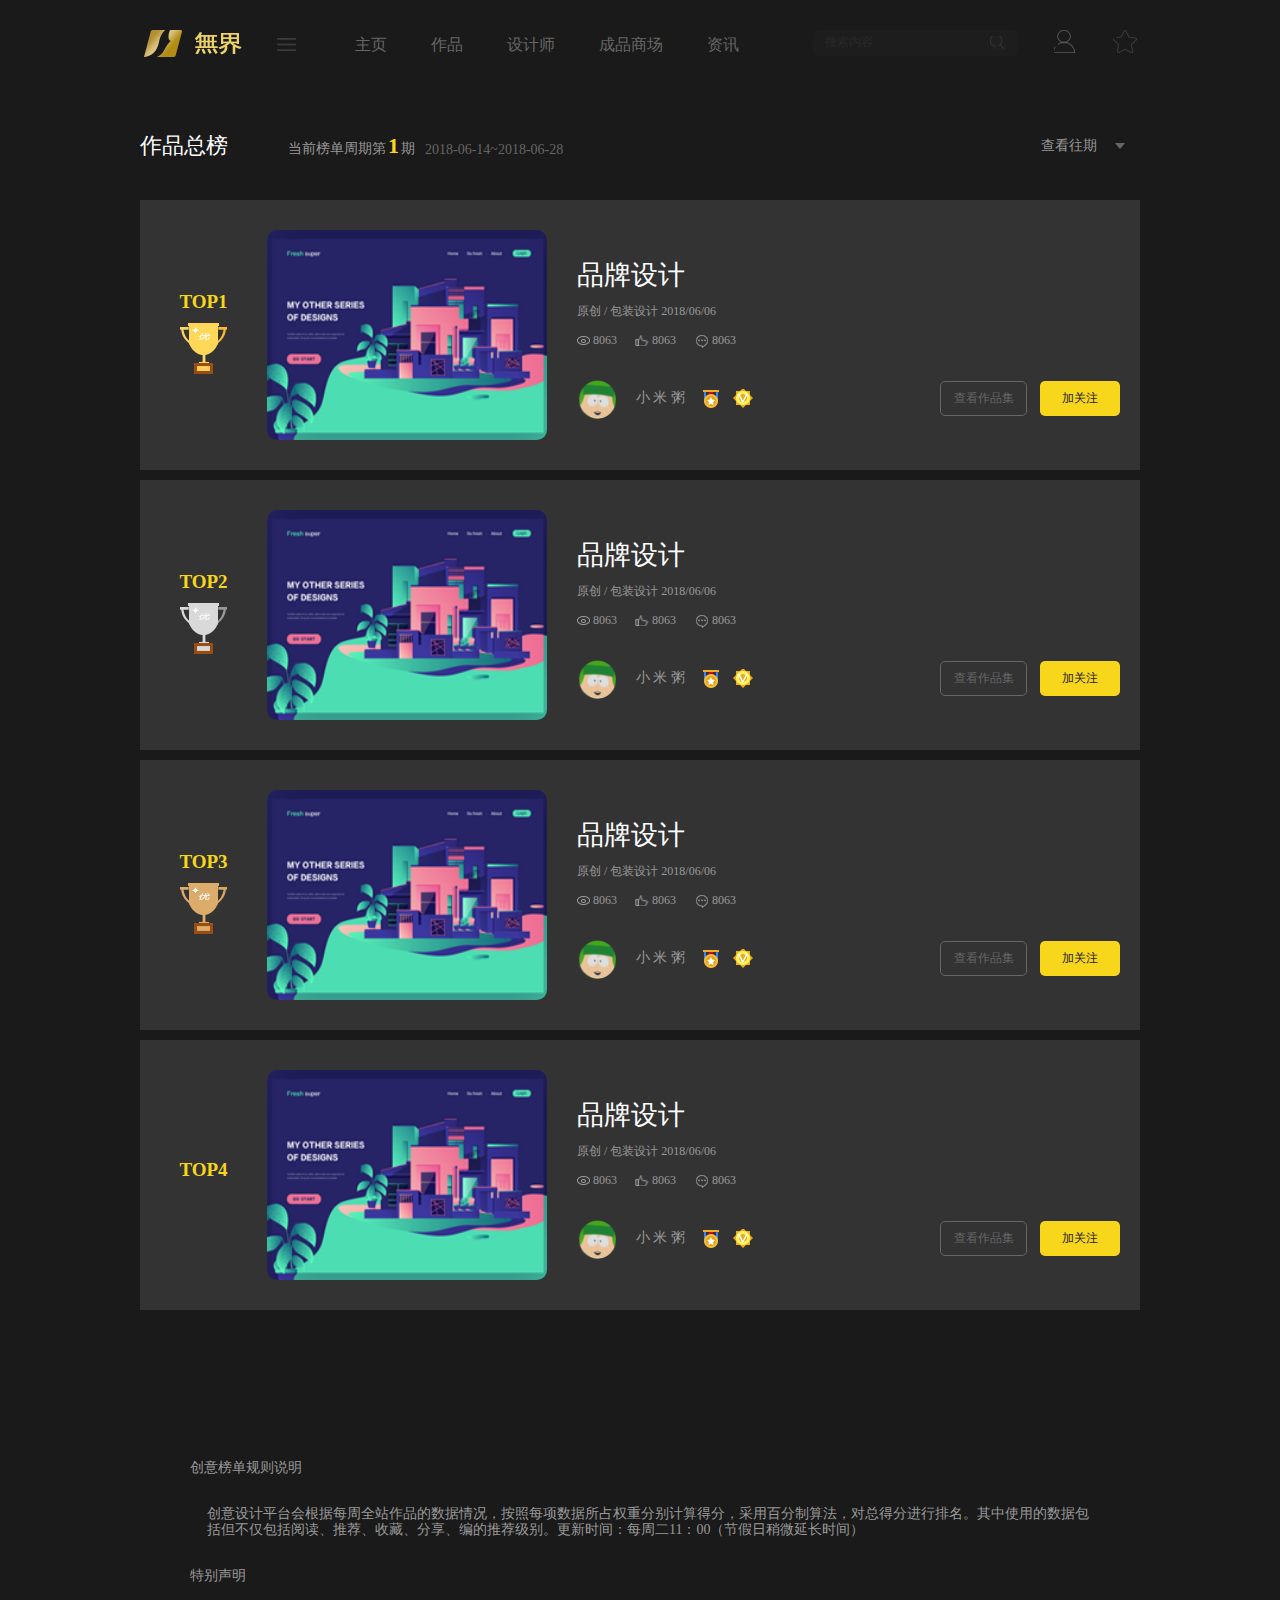
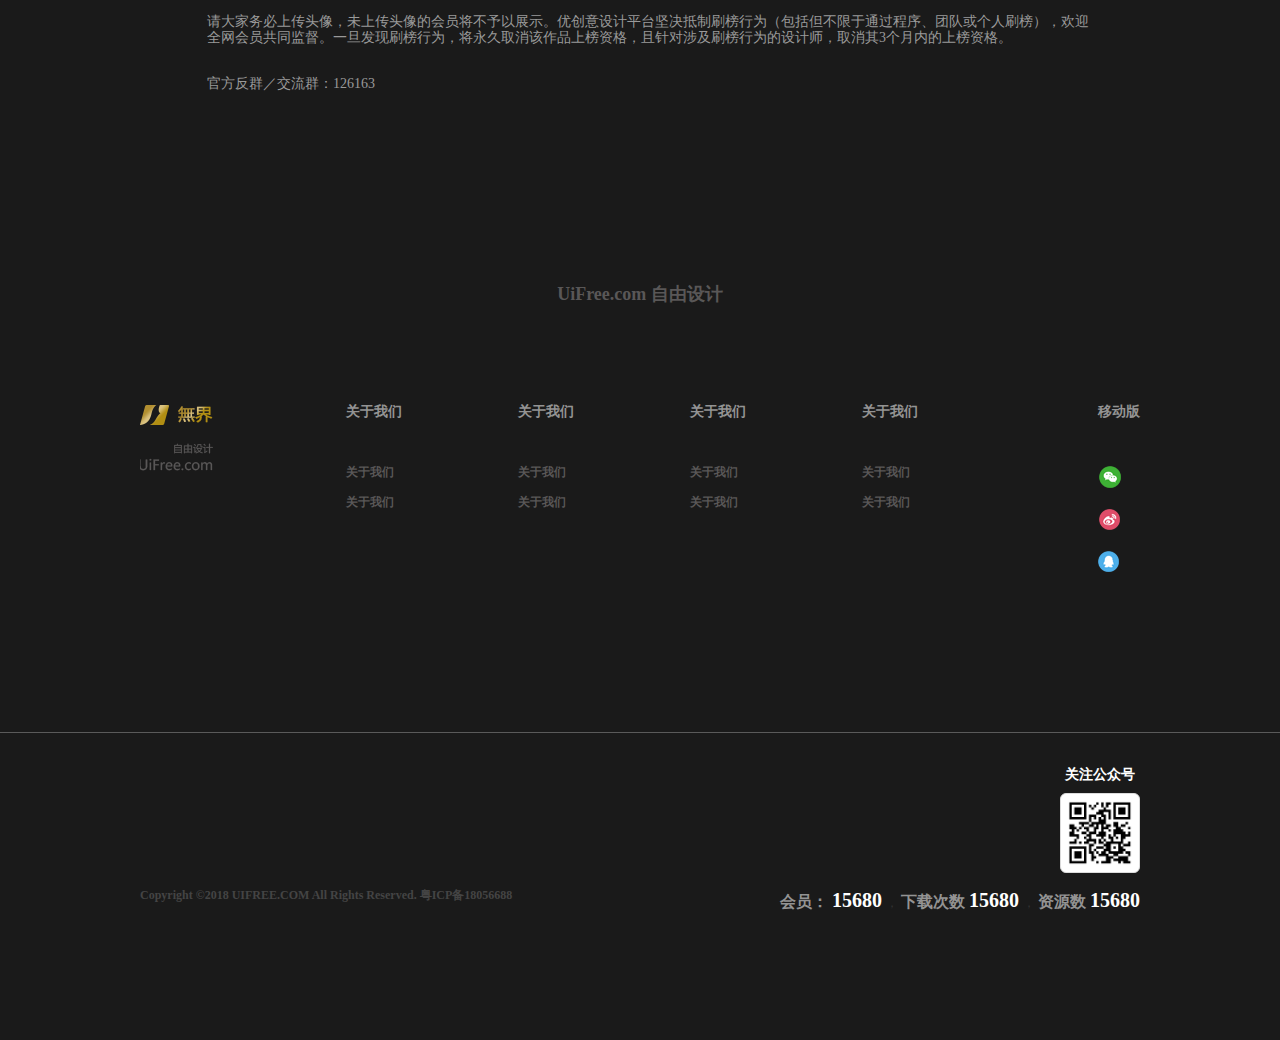
<file: creative.html>
<!DOCTYPE html>
<html>

<head>
    <meta charset="utf-8" />
    <title>UIfree</title>
    <meta name="keywords" content="" />
    <meta name="description" content="" />
    <meta name="viewport" content="width=device-width" />

    <!--S 第三方JS -->

    <!-- hotcss.js 必须在其他JS加载前加载，万不可异步加载。 -->
    <script src="js/hotcss.js"></script>

    <!--E 第三方JS -->

    <!--S全站共用样式和共用组件样式-->
    <link rel="stylesheet" href="css/common/shared.css" />
    <!--E全站共用样式和共用组件样式-->

    <!--S 独立页面样式-->
    <link rel="stylesheet" href="css/layout/creative/creative.css" />
    <!--E 独立页面样式-->
</head>
	<body>
		    <!-- 头部 -->
    <div class="g-home-hd">
        <div class="cistern  f-cb">
            <!-- LOGO -->
            <div class="m-home-logo f-fl">
                <img src="images/logo.png">
            </div>
            <!-- /LOGO -->

            <!-- Menu菜单 -->
            <div class="m-home-menu f-fl">
                <a href="javascript:void(0);"><img src="images/menu.png" alt=""></a>
            </div>
            <!-- /Menu菜单 -->
            <!-- 导航 -->
            <ul class="m-home-nav f-fl">
                <li class="f-fl">
                    <a class="nav-home-title">主页</a>
                    <dl class="nav-list-box">
                        <dd><a>Banner</a></dd>
                        <dd><a>Banner</a></dd>
                        <dd><a>Banner</a></dd>
                        <dd><a>Banner</a></dd>
                    </dl>
                </li>
                <li class="f-fl">
                    <a class="nav-home-title" href="#">作品</a>
                    <dl class="nav-list-box">
                        <dd><a>Banner</a></dd>
                        <dd><a>Banner</a></dd>
                        <dd><a>Banner</a></dd>
                        <dd><a>Banner</a></dd>
                    </dl>
                </li>
                <li class="f-fl">
                    <a class="nav-home-title" href="#">设计师</a>
                    <dl class="nav-list-box">
                        <dd><a>Banner</a></dd>
                        <dd><a>Banner</a></dd>
                        <dd><a>Banner</a></dd>
                        <dd><a>Banner</a></dd>
                    </dl>
                </li>
                <li class="f-fl">
                    <a class="nav-home-title" href="#">成品商场</a>
                    <dl class="nav-list-box">
                        <dd><a>Banner</a></dd>
                        <dd><a>Banner</a></dd>
                        <dd><a>Banner</a></dd>
                        <dd><a>Banner</a></dd>
                    </dl>
                </li>
                <li class="f-fl">
                    <a class="nav-home-title" href="#">资讯</a>
                    <dl class="nav-list-box">
                        <dd><a>Banner</a></dd>
                        <dd><a>Banner</a></dd>
                        <dd><a>Banner</a></dd>
                        <dd><a>Banner</a></dd>
                    </dl>
                </li>
                <!-- 更多导航项 -->
            </ul>
            <!-- /导航 -->
            <!-- 登录 -->
            <div class="m-home-fun f-fr">
                <a class="u-Collection f-fr">
                    <img src="images/Collection.png" alt="">
                </a>
                <a class="u-personal f-fr">
                    <img src="images/personal.png" alt="">
                </a>
                <div class="u-home-saerch f-fr">
                    <input type="text" placeholder="搜索内容" id="">
                </div>
            </div>
            <!-- /登录 -->
        </div>
    </div>
    <!-- /头部 -->
    <!--列表标题-->
    <div class="m-creative-top">
    	<div class="cistern">
    		<h1 class="m-creativeTieleL c-mr60">作品总榜</h1>
    		<div class="m-creativeQiShu f-fl c-mr10">当前榜单周期第<span>1</span>期</div>
    		<div class="m-creativeTime  f-fl">
    			<span>2018-06-14~2018-06-28</span>
    		</div>
    		<div class="m-creative-btn f-fr">
    			查看往期
    			<img src="images/sselect-jt.png" alt="" />
    		</div>
    	</div>
    </div>
    
    <div class="cistern">
    	 <div class="m-creativeList">
    		<div class="m-creativeList-l">
    			<div class="m-creative-pm">
    				<h1>TOP1</h1>
    				<img src="images/creative-pm_03.png" alt="" />
    			</div>
    		</div>
    		<div class="m-creativeList-c">
    			<img src="images/home05.png" alt="" />
    		</div>
    		<div  class="m-creativeList-r">
    			<h1 class="m-creativeList-rTiele c-pt30">品牌设计</h1>
    			<div class="m-creativeList-rTxt">
    				原创 / 包装设计 2018/06/06
    			</div>
    			<div class="m-creativeList-rIcon">
    				<span>
    					<img src="images/info-icon-ca_13.png" alt="" />
    					8063
    				</span>
    				<span>
    					<img src="images/info-icon-ca_15.png" alt="" />
    					8063
    				</span>
    				<span>
    					<img src="images/info-icon-ca_17.png" alt="" />
    					8063
    				</span>
    			</div>
    			<div class="m-creativeList-rInfo f-cb">
    				<div class="m-rInfo-imgBox f-fl">
    					<img src="images/attention-portrait.png" alt="" class="m-rInfo-img"/>
    					<span class="c-plr15">小 米 粥</span>
    					<img src="images/xz_03.png" alt=""  class="m-rInfo-icon"/>
    					<img src="images/xz_05.png" alt=""   class="m-rInfo-icon"/>
    				</div>
    				<div class="m-rInfo-btn f-fr">
    					<button class="u-rinfo-btn c-mr10">查看作品集</button>
    					<button class="u-rinfo-btnFill">加关注</button>
    				</div>
    			</div>
    		</div>
   		 </div>
   		 
   		 <div class="m-creativeList">
    		<div class="m-creativeList-l">
    			<div class="m-creative-pm">
    				<h1>TOP2</h1>
    				<img src="images/creative-pm_06.png" alt="" />
    			</div>
    		</div>
    		<div class="m-creativeList-c">
    			<img src="images/home05.png" alt="" />
    		</div>
    		<div  class="m-creativeList-r">
    			<h1 class="m-creativeList-rTiele c-pt30">品牌设计</h1>
    			<div class="m-creativeList-rTxt">
    				原创 / 包装设计 2018/06/06
    			</div>
    			<div class="m-creativeList-rIcon">
    				<span>
    					<img src="images/info-icon-ca_13.png" alt="" />
    					8063
    				</span>
    				<span>
    					<img src="images/info-icon-ca_15.png" alt="" />
    					8063
    				</span>
    				<span>
    					<img src="images/info-icon-ca_17.png" alt="" />
    					8063
    				</span>
    			</div>
    			<div class="m-creativeList-rInfo f-cb">
    				<div class="m-rInfo-imgBox f-fl">
    					<img src="images/attention-portrait.png" alt="" class="m-rInfo-img"/>
    					<span class="c-plr15">小 米 粥</span>
    					<img src="images/xz_03.png" alt=""  class="m-rInfo-icon"/>
    					<img src="images/xz_05.png" alt=""   class="m-rInfo-icon"/>
    				</div>
    				<div class="m-rInfo-btn f-fr">
    					<button class="u-rinfo-btn c-mr10">查看作品集</button>
    					<button class="u-rinfo-btnFill">加关注</button>
    				</div>
    			</div>
    		</div>
   		 </div>
   		 
   		 <div class="m-creativeList">
    		<div class="m-creativeList-l">
    			<div class="m-creative-pm">
    				<h1>TOP3</h1>
    				<img src="images/creative-pm_08.png" alt="" />
    			</div>
    		</div>
    		<div class="m-creativeList-c">
    			<img src="images/home05.png" alt="" />
    		</div>
    		<div  class="m-creativeList-r">
    			<h1 class="m-creativeList-rTiele c-pt30">品牌设计</h1>
    			<div class="m-creativeList-rTxt">
    				原创 / 包装设计 2018/06/06
    			</div>
    			<div class="m-creativeList-rIcon">
    				<span>
    					<img src="images/info-icon-ca_13.png" alt="" />
    					8063
    				</span>
    				<span>
    					<img src="images/info-icon-ca_15.png" alt="" />
    					8063
    				</span>
    				<span>
    					<img src="images/info-icon-ca_17.png" alt="" />
    					8063
    				</span>
    			</div>
    			<div class="m-creativeList-rInfo f-cb">
    				<div class="m-rInfo-imgBox f-fl">
    					<img src="images/attention-portrait.png" alt="" class="m-rInfo-img"/>
    					<span class="c-plr15">小 米 粥</span>
    					<img src="images/xz_03.png" alt=""  class="m-rInfo-icon"/>
    					<img src="images/xz_05.png" alt=""   class="m-rInfo-icon"/>
    				</div>
    				<div class="m-rInfo-btn f-fr">
    					<button class="u-rinfo-btn c-mr10">查看作品集</button>
    					<button class="u-rinfo-btnFill">加关注</button>
    				</div>
    			</div>
    		</div>
   		 </div>
   		 
   		 <div class="m-creativeList">
    		<div class="m-creativeList-l">
    			<div class="m-creative-pm">
    				<h1>TOP4</h1>
    			</div>
    		</div>
    		<div class="m-creativeList-c">
    			<img src="images/home05.png" alt="" />
    		</div>
    		<div  class="m-creativeList-r">
    			<h1 class="m-creativeList-rTiele c-pt30">品牌设计</h1>
    			<div class="m-creativeList-rTxt">
    				原创 / 包装设计 2018/06/06
    			</div>
    			<div class="m-creativeList-rIcon">
    				<span>
    					<img src="images/info-icon-ca_13.png" alt="" />
    					8063
    				</span>
    				<span>
    					<img src="images/info-icon-ca_15.png" alt="" />
    					8063
    				</span>
    				<span>
    					<img src="images/info-icon-ca_17.png" alt="" />
    					8063
    				</span>
    			</div>
    			<div class="m-creativeList-rInfo f-cb">
    				<div class="m-rInfo-imgBox f-fl">
    					<img src="images/attention-portrait.png" alt="" class="m-rInfo-img"/>
    					<span class="c-plr15">小 米 粥</span>
    					<img src="images/xz_03.png" alt=""  class="m-rInfo-icon"/>
    					<img src="images/xz_05.png" alt=""   class="m-rInfo-icon"/>
    				</div>
    				<div class="m-rInfo-btn f-fr">
    					<button class="u-rinfo-btn c-mr10">查看作品集</button>
    					<button class="u-rinfo-btnFill">加关注</button>
    				</div>
    			</div>
    		</div>
   		 </div>
    </div>
   <div class="m-creativeList-rules">
   		<div class="cistern">
   			<h1 class="m-rules-tit">创意榜单规则说明</h1>
   			<p class="m-rules-txt">
   				创意设计平台会根据每周全站作品的数据情况，按照每项数据所占权重分别计算得分，采用百分制算法，对总得分进行排名。其中使用的数据包括但不仅包括阅读、推荐、收藏、分享、编的推荐级别。更新时间：每周二11：00（节假日稍微延长时间）
   			</p>
   			<h1 class="m-rules-tit">特别声明</h1>
   			<p class="m-rules-txt">
   				请大家务必上传头像，未上传头像的会员将不予以展示。优创意设计平台坚决抵制刷榜行为（包括但不限于通过程序、团队或个人刷榜），欢迎全网会员共同监督。一旦发现刷榜行为，将永久取消该作品上榜资格，且针对涉及刷榜行为的设计师，取消其3个月内的上榜资格。
   			</p>
   			<p class="m-rules-txt">
				官方反群／交流群：126163
   			</p>
   		</div>
   </div>
    
       <!-- 底部 -->
    <footer class="ft-home">
        <h1 class="ft-home-UiFree">UiFree.com 自由设计</h1>

        <div class="ft-home-ct ">
            <div class="cistern f-cb ">
                <div class="ft-home-introduce f-fl">
                    <img src="images/introduce.png" alt="">
                </div>
                <div class="ft-home-nav-box f-cb f-fl">
                    <dl class="ft-nav f-fl">
                        <dt>
                            <a>关于我们</a>
                        </dt>
                        <dd>
                            <a>关于我们</a>
                        </dd>
                        <dd>
                            <a>关于我们</a>
                        </dd>
                    </dl>
                    <dl class="ft-nav f-fl">
                        <dt>
                            <a>关于我们</a>
                        </dt>
                        <dd>
                            <a>关于我们</a>
                        </dd>
                        <dd>
                            <a>关于我们</a>
                        </dd>
                    </dl>
                    <dl class="ft-nav f-fl">
                        <dt>
                            <a>关于我们</a>
                        </dt>
                        <dd>
                            <a>关于我们</a>
                        </dd>
                        <dd>
                            <a>关于我们</a>
                        </dd>
                    </dl>
                    <dl class="ft-nav f-fl">
                        <dt>
                            <a>关于我们</a>
                        </dt>
                        <dd>
                            <a>关于我们</a>
                        </dd>
                        <dd>
                            <a>关于我们</a>
                        </dd>
                    </dl>

                </div>
                <div class="ft-home-move ft-home-nav-box f-fr">

                    <dl class="ft-nav" style="padding: 0px;">
                        <dt>
                                <a>移动版</a>
                            </dt>
                        <dd>
                            <a><img src="images/weixin.png" alt="微信"></a>
                        </dd>
                        <dd>
                            <a><img src="images/weibo.png" alt="微博"></a>
                        </dd>
                        <dd>
                            <a><img src="images/qq_01.png" alt="QQ"></a>
                        </dd>
                    </dl>
                </div>
            </div>
        </div>
        <!-- 横线 -->
        <!-- <div class="cistern"> -->
        <i style="display: block; height: 1px; background: #5a5a5a;margin-top:100px; "></i>
        <!-- </div> -->
        <!-- /横线 -->
        <div class="ft-home-copyright">
            <div class="cistern f-cb">
                <div class=" f-cb">

                    <!-- 社交 -->
                    <div class="ft-home-share-box f-fr">
                        <h3>关注公众号</h3>
                        <div class="ft-share-img">
                            <img src="images/qq.png">
                        </div>
                    </div>
                    <!-- /社交 -->
                </div>
                <div class="ft-home-copyright-text f-fl">
                    Copyright ©2018 UIFREE.COM All Rights Reserved. 粤ICP备18056688
                </div>
                <div class="ft-home-Info f-fr">
                    <span>
                        会员：
                        <font>15680</font>
                    </span>，
                    <span>
                        下载次数
                        <font>15680</font>
                    </span>，
                    <span>
                        资源数
                        <font>15680</font>
                    </span>
                </div>
            </div>
        </div>
    </footer>
    <!-- /底部 -->
    
    
	</body>
</html>
</file>
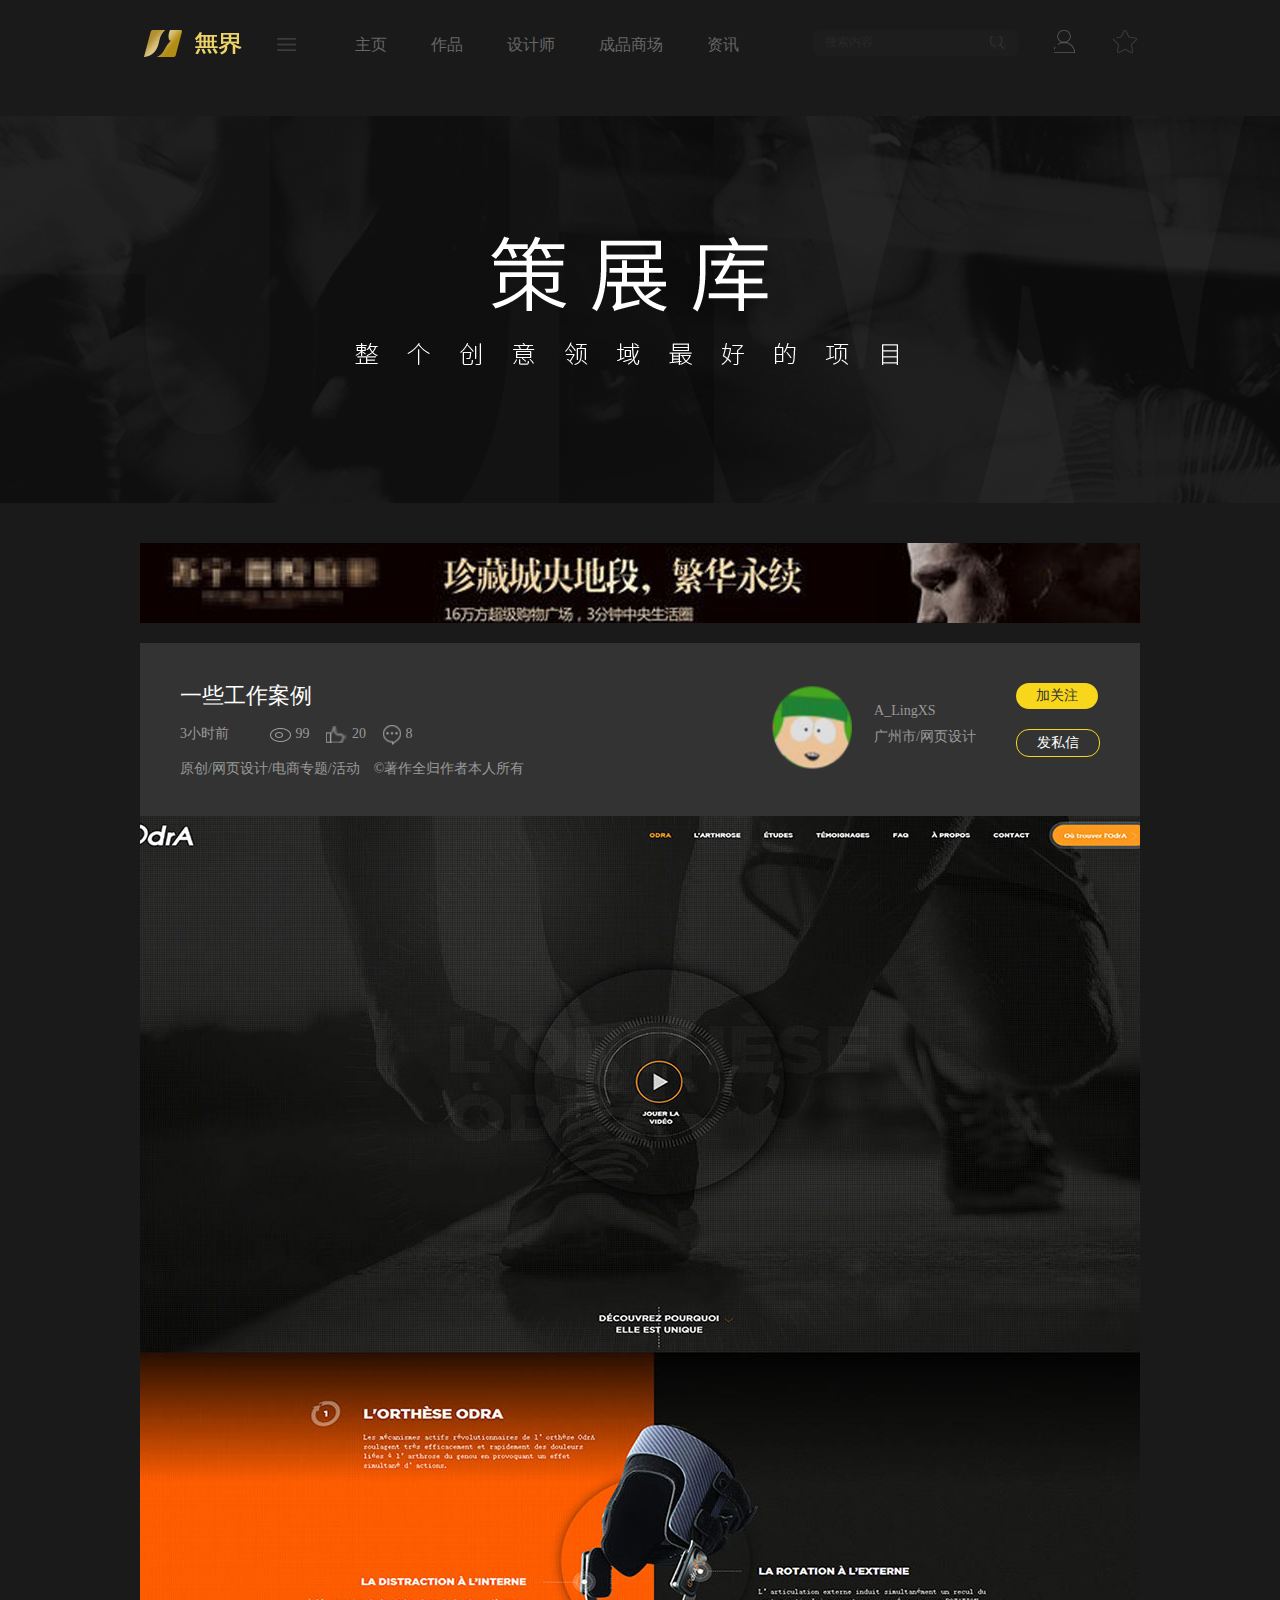
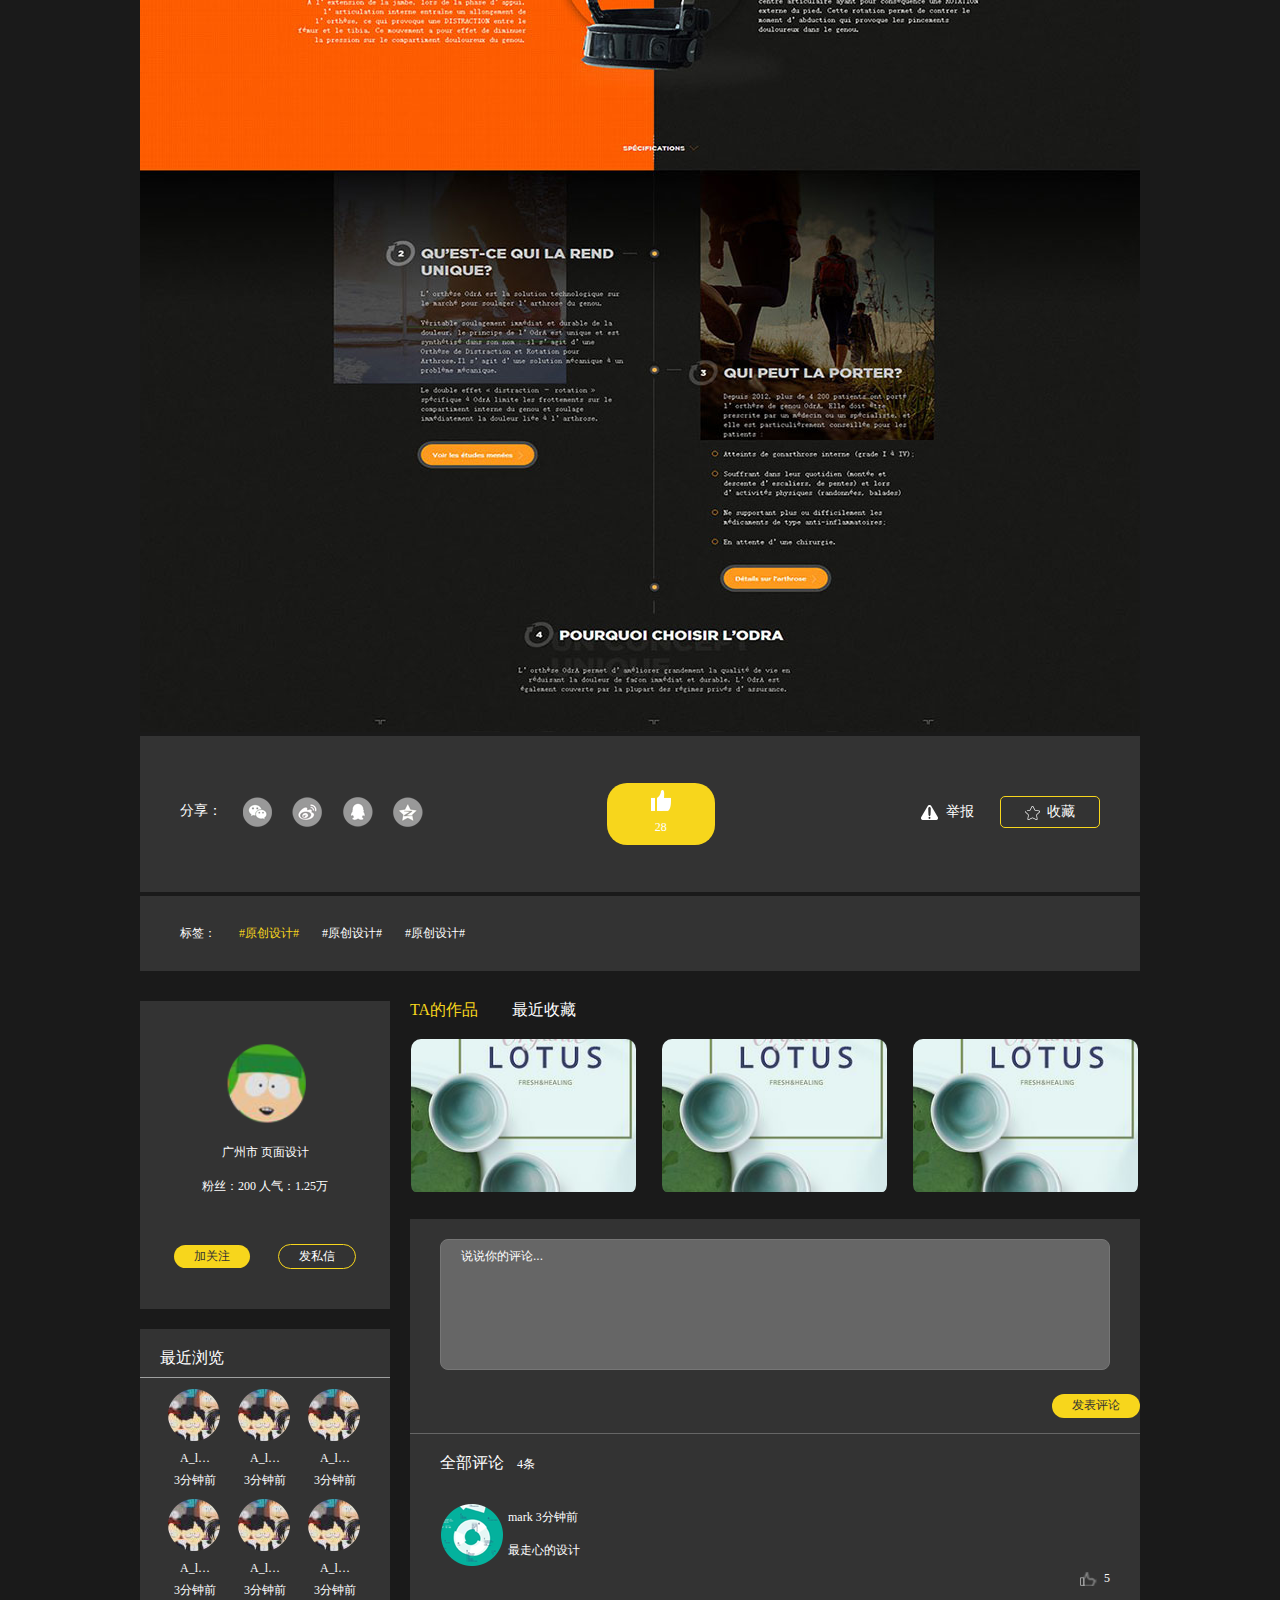
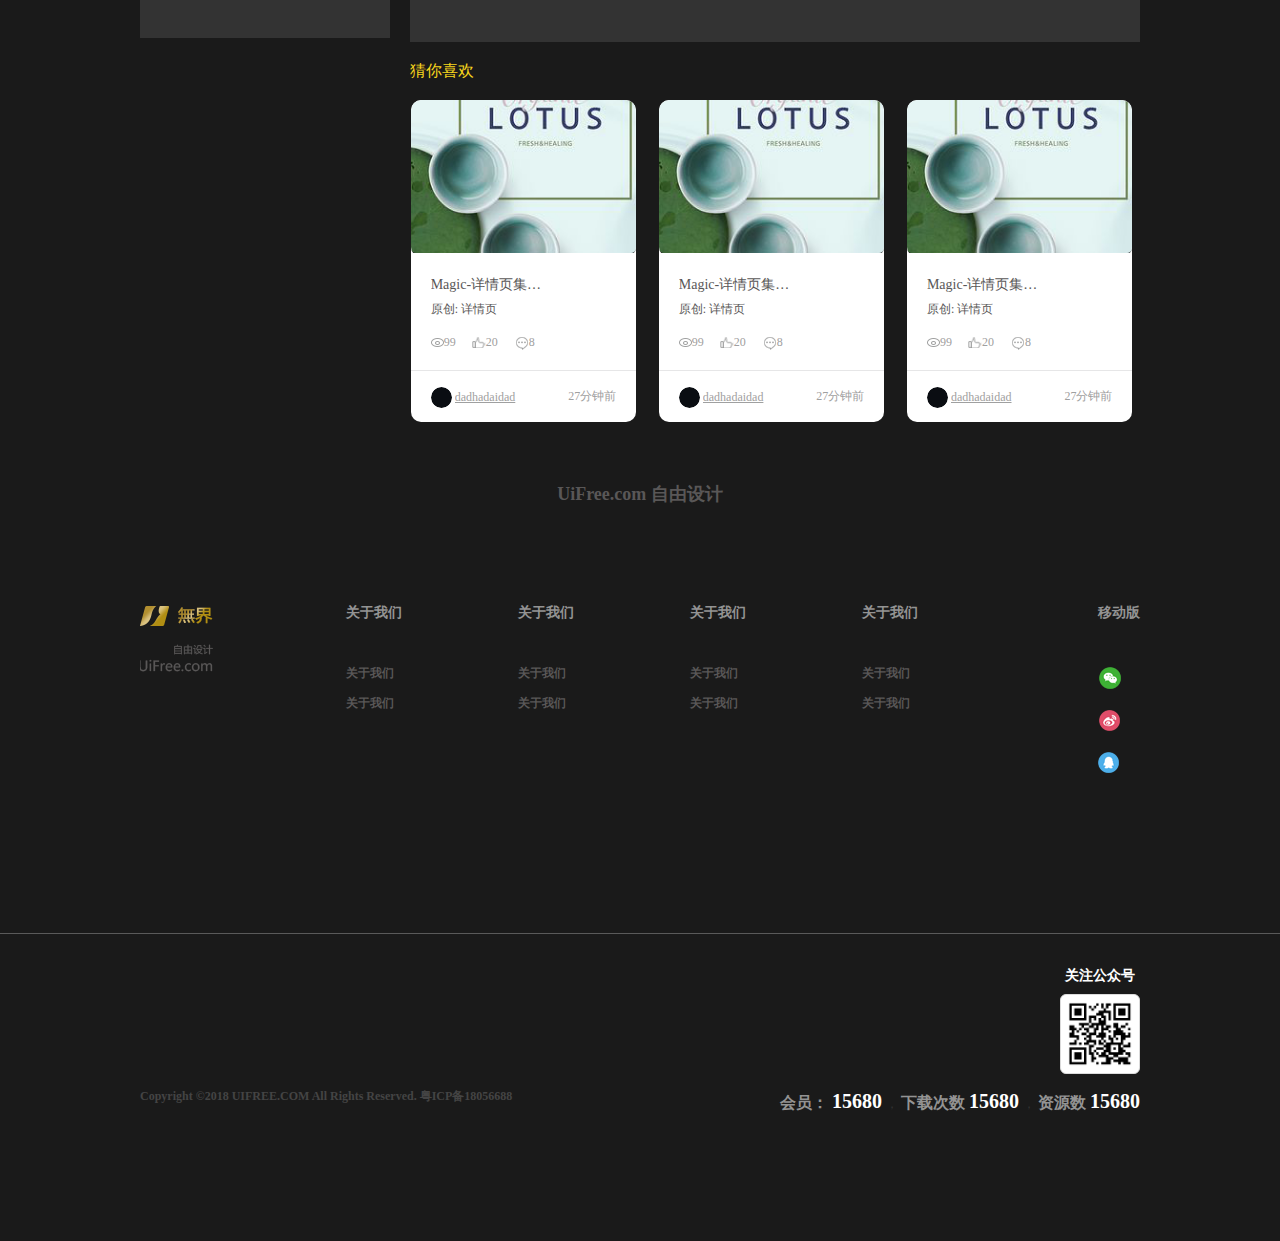
<file: info_index.html>
<!DOCTYPE html>
<html>

<head>
    <meta charset="utf-8" />
    <title>UIfree</title>
    <meta name="keywords" content="" />
    <meta name="description" content="" />
    <meta name="viewport" content="width=device-width" />

    <!--S 第三方JS -->

    <!-- hotcss.js 必须在其他JS加载前加载，万不可异步加载。 -->
    <script src="js/hotcss.js"></script>

    <!--E 第三方JS -->

    <!--S全站共用样式和共用组件样式-->
    <link rel="stylesheet" href="css/common/shared.css" />
    <!--E全站共用样式和共用组件样式-->

    <!--S 独立页面样式-->
    <link rel="stylesheet" href="css/layout/info/info.css" />
    <!--E 独立页面样式-->
</head>

<body>
    <!-- 头部 -->
    <div class="g-home-hd">
        <div class="cistern  f-cb">
            <!-- LOGO -->
            <div class="m-home-logo f-fl">
                <img src="images/logo.png">
            </div>
            <!-- /LOGO -->

            <!-- Menu菜单 -->
            <div class="m-home-menu f-fl">
                <a href="javascript:void(0);"><img src="images/menu.png" alt=""></a>
            </div>
            <!-- /Menu菜单 -->
            <!-- 导航 -->
            <ul class="m-home-nav f-fl">
                <li class="f-fl">
                    <a class="nav-home-title">主页</a>
                    <dl class="nav-list-box">
                        <dd><a>Banner</a></dd>
                        <dd><a>Banner</a></dd>
                        <dd><a>Banner</a></dd>
                        <dd><a>Banner</a></dd>
                    </dl>
                </li>
                <li class="f-fl">
                    <a class="nav-home-title" href="#">作品</a>
                    <dl class="nav-list-box">
                        <dd><a>Banner</a></dd>
                        <dd><a>Banner</a></dd>
                        <dd><a>Banner</a></dd>
                        <dd><a>Banner</a></dd>
                    </dl>
                </li>
                <li class="f-fl">
                    <a class="nav-home-title" href="#">设计师</a>
                    <dl class="nav-list-box">
                        <dd><a>Banner</a></dd>
                        <dd><a>Banner</a></dd>
                        <dd><a>Banner</a></dd>
                        <dd><a>Banner</a></dd>
                    </dl>
                </li>
                <li class="f-fl">
                    <a class="nav-home-title" href="#">成品商场</a>
                    <dl class="nav-list-box">
                        <dd><a>Banner</a></dd>
                        <dd><a>Banner</a></dd>
                        <dd><a>Banner</a></dd>
                        <dd><a>Banner</a></dd>
                    </dl>
                </li>
                <li class="f-fl">
                    <a class="nav-home-title" href="#">资讯</a>
                    <dl class="nav-list-box">
                        <dd><a>Banner</a></dd>
                        <dd><a>Banner</a></dd>
                        <dd><a>Banner</a></dd>
                        <dd><a>Banner</a></dd>
                    </dl>
                </li>
                <!-- 更多导航项 -->
            </ul>
            <!-- /导航 -->
            <!-- 登录 -->
            <div class="m-home-fun f-fr">
                <a class="u-Collection f-fr">
                    <img src="images/Collection.png" alt="">
                </a>
                <a class="u-personal f-fr">
                    <img src="images/personal.png" alt="">
                </a>
                <div class="u-home-saerch f-fr">
                    <input type="text" placeholder="搜索内容" id="">
                </div>
            </div>
            <!-- /登录 -->
        </div>
    </div>
    <!-- /头部 -->

    <!-- banner -->
    <div class="g-banner" style="background-image: url(images/home0000.png);">
        <div class="cistern">
            <!-- <h3></h3> -->
            <!-- <p></p> -->
        </div>
    </div>
    <!-- /banner -->

    <!--广告位置-->
    <div class="g-info-hot">
        <div class="cistern">
            <img src="images/info_03.jpg" />
        </div>
    </div>
    <!--/广告位置-->
    <!--内容-->
    <div class="g-info-container">
        <div class="cistern">
            <!--内容头部-->
            <div class="g-title f-cb">
                <div class="info-title-fl">
                    <h1 class="title">一些工作案例</h1>
                    <div class="status">
                        <span>3小时前</span>
                        <span><img src="images/info-icon-c_08.png"/>99</span>
                        <span><img src="images/info-icon-c_03.png"/>20</span>
                        <span><img src="images/info-icon-c_05.png"/>8</span>
                    </div>
                    <p class="msg">原创/网页设计/电商专题/活动 &nbsp;&nbsp;&nbsp;©著作全归作者本人所有</p>
                </div>
                <div class="info-title-fr">
                    <div class="info-title-img f-fl">
                        <img src="images/attention-portrait.png" />
                    </div>
                    <div class="f-fl c-ml20">
                        <p class="c-mt20">A_LingXS</p>
                        <p class="c-mt10">广州市/网页设计</p>
                    </div>
                    <div class="f-fr c-ml40">
                        <div class="c-mb20">
                            <span class="p-attention-ct-left-attention">加关注</span>
                        </div>
                        <div>
                            <span class="p-attention-ct-left-msg">发私信</span>
                        </div>
                    </div>
                </div>
            </div>
            <!--内容-->
            <div class="g-content">
                <img src="images/info-content_03.jpg" />
            </div>
            <!--内容底部-->
            <div class="g-fd-top f-cb f-tac">
                <div class="f-fl f-ib">
                    <div class="info-fd-top">
                        分享：
                        <a href="javascript:;" class="u-share-btn">
                            <img src="images/info-icon_03.png" alt="" />
                        </a>
                        <a href="javascript:;" class="u-share-btn">
                            <img src="images/info-icon_05.png" alt="" />
                        </a>
                        <a href="javascript:;" class="u-share-btn">
                            <img src="images/info-icon_07.png" alt="" />
                        </a>
                        <a href="javascript:;" class="u-share-btn">
                            <img src="images/info-icon_09.png" alt="" />
                        </a>

                    </div>
                </div>
                <div class="f-ib">
                    <div class="u-praise-btn">
                        <img src="images/info-zab_03.png" />
                        <p>28</p>
                    </div>
                </div>
                <div class="f-fr f-ib">
                    <div class="info-fd-top">

                        <a href="javascript:;" class="u-fun-btn u-fun-btn-borno">
                            <img src="images/info-fun_03.png" alt="" /> 举报
                        </a>
                        <a href="javascript:;" class="u-fun-btn">
                            <img src="images/info-fun_05.png" alt="" /> 收藏
                        </a>
                    </div>
                </div>
            </div>
            <div class="g-fd-bt">
                标签：
                <span class="fc-orgin c-ml20">#原创设计#</span>
                <span class="c-ml20">#原创设计#</span>
                <span class="c-ml20">#原创设计#</span>
            </div>
        </div>
    </div>

    <!--/内容-->


    <!--个人信息-->
    <div class="p-attention-ct">
        <div class="cistern f-cb">
            <div class="p-attention-ct-left f-tac">
                <div class="p-attention-ct-left-person">
                    <img src="images/attention-portrait.png" />
                    <span class="f-db c-mt20">
                        <span>广州市</span>
                    <span class="c-pl5">页面设计</span>
                    </span>
                    <span class="f-db c-mt20">
                        <span>粉丝：<span class="c-gray-color">200</span></span>
                    <span class="c-pl20">人气：<span class="c-gray-color">1.25万</span></span>
                    </span>
                    <span class="f-db c-mt50">
                        <span class="p-attention-ct-left-attention c-mr25">加关注</span>
                    <span class="p-attention-ct-left-msg">发私信</span>
                    </span>
                </div>
                <div class="p-attention-ct-left-look c-mt20">
                    <p>最近浏览</p>
                    <ul class="f-cb">
                        <li>
                            <img src="images/attention-portrait2.png" />
                            <span class="f-db browser-name">A_little</span>
                            <span class="f-db c-gray-color">3分钟前</span>
                        </li>
                        <li>
                            <img src="images/attention-portrait2.png" />
                            <span class="f-db browser-name">A_little</span>
                            <span class="f-db c-gray-color">3分钟前</span>
                        </li>
                        <li>
                            <img src="images/attention-portrait2.png" />
                            <span class="f-db browser-name">A_little</span>
                            <span class="f-db c-gray-color">3分钟前</span>
                        </li>
                        <li>
                            <img src="images/attention-portrait2.png" />
                            <span class="f-db browser-name">A_little</span>
                            <span class="f-db c-gray-color">3分钟前</span>
                        </li>
                        <li>
                            <img src="images/attention-portrait2.png" />
                            <span class="f-db browser-name">A_little</span>
                            <span class="f-db c-gray-color">3分钟前</span>
                        </li>
                        <li>
                            <img src="images/attention-portrait2.png" />
                            <span class="f-db browser-name">A_little</span>
                            <span class="f-db c-gray-color">3分钟前</span>
                        </li>
                    </ul>
                </div>
            </div>
            <div class="p-attention-ct-right">
                <div class="g-info-tab">
                    <div class="info-tab-title">
                        <span class="fc-orgin">TA的作品</span>
                        <span>最近收藏</span>
                    </div>
                    <div class="info-tab-show">
                        <a href="javascript:;">
                            <img src="images/info-zp_03.png" />
                        </a>
                        <a href="javascript:;">
                            <img src="images/info-zp_03.png" />
                        </a>

                        <a href="javascript:;">
                            <img src="images/info-zp_03.png" />
                        </a>
                    </div>
                </div>
                <div class="personal-product-commend c-mt20">
                    <div class="commend-wrap">
                        <textarea rows="8">说说你的评论...</textarea >
                    </div>
                    <div class="f-tar c-mt20">
                        <span class="p-attention-ct-left-attention">发表评论</span>
                    </div>
                    <p class="commend-num">
                        <span>全部评论</span> <span class="c-gray-color">4条</span>
                    </p>
                    <ul>
                        <li>
                            <img src="images/attention-portrait3.png" />
                            <div class="f-ib c-pl20">
                                <span class="f-db">
                                    <span>mark</span>
                                    <span class="c-gray-color c-pl5">3分钟前</span>
                                </span>
                                <p class="c-mt20 c-gray-color">最走心的设计</p>
                            </div>
                            <div class="personal-product-commend-thumb">
                                <img src="images/attention-thumb.png" />
                                <span class="c-gray-color">5</span>
                            </div>
                        </li>
                    </ul>
                </div>
                <div class="g-info-tab c-mt20">
               		<div class="info-tab-title">
               			<span class="fc-orgin">猜你喜欢</span>
               		</div>
               		<div class="info-link f-cb">
               			<div class="info-link-list">
               				<a href="javascript:;" class="link-img">
               					<img src="images/info-zp_03.png"/>
               				</a>
               				<div class="info-link-des">
               					<div class="info-link-des-top">
               						<h1 class="info-link-title">Magic-详情页集合Magic-详情页集合</h1>
               						<h2 class="info-link-ftitle">原创:  详情页</h2>
               						<div class="info-link-fun">
               								<span><img src="images/info-icon-ca_13.png"/>99</span>
											<span><img src="images/info-icon-ca_15.png"/>20</span>
											<span><img src="images/info-icon-ca_17.png"/>8</span>
               						</div>
               					</div>
               				</div>
               				<div class="info-link-des-tx">
              						<div class="info-link-tx">
              							<img src="images/info-bt-tx_13.png"/>
              							<span>dadhadaidad</span>
              						</div>
              						<div class="info-link-time">
              							27分钟前
              						</div>
              					</div>
               			</div>
               			<div class="info-link-list">
               				<a href="javascript:;" class="link-img">
               					<img src="images/info-zp_03.png"/>
               				</a>
               				<div class="info-link-des">
               					<div class="info-link-des-top">
               						<h1 class="info-link-title">Magic-详情页集合Magic-详情页集合</h1>
               						<h2 class="info-link-ftitle">原创:  详情页</h2>
               						<div class="info-link-fun">
               								<span><img src="images/info-icon-ca_13.png"/>99</span>
											<span><img src="images/info-icon-ca_15.png"/>20</span>
											<span><img src="images/info-icon-ca_17.png"/>8</span>
               						</div>
               					</div>
               				</div>
               				<div class="info-link-des-tx">
              						<div class="info-link-tx">
              							<img src="images/info-bt-tx_13.png"/>
              							<span>dadhadaidad</span>
              						</div>
              						<div class="info-link-time">
              							27分钟前
              						</div>
              					</div>
               			</div>
               			<div class="info-link-list">
               				<a href="javascript:;" class="link-img">
               					<img src="images/info-zp_03.png"/>
               				</a>
               				<div class="info-link-des">
               					<div class="info-link-des-top">
               						<h1 class="info-link-title">Magic-详情页集合Magic-详情页集合</h1>
               						<h2 class="info-link-ftitle">原创:  详情页</h2>
               						<div class="info-link-fun">
               								<span><img src="images/info-icon-ca_13.png"/>99</span>
											<span><img src="images/info-icon-ca_15.png"/>20</span>
											<span><img src="images/info-icon-ca_17.png"/>8</span>
               						</div>
               					</div>
               				</div>
               				<div class="info-link-des-tx">
              						<div class="info-link-tx">
              							<img src="images/info-bt-tx_13.png"/>
              							<span>dadhadaidad</span>
              						</div>
              						<div class="info-link-time">
              							27分钟前
              						</div>
              					</div>
               			</div>
               		</div>
               	</div>
            </div>
        </div>
    </div>
    <!-- /内容区 -->
	
	<!--/个人信息-->
	
    <!-- 底部 -->
    <footer class="ft-home">
        <h1 class="ft-home-UiFree">UiFree.com 自由设计</h1>

        <div class="ft-home-ct ">
            <div class="cistern f-cb ">
                <div class="ft-home-introduce f-fl">
                    <img src="images/introduce.png" alt="">
                </div>
                <div class="ft-home-nav-box f-cb f-fl">
                    <dl class="ft-nav f-fl">
                        <dt>
                            <a>关于我们</a>
                        </dt>
                        <dd>
                            <a>关于我们</a>
                        </dd>
                        <dd>
                            <a>关于我们</a>
                        </dd>
                    </dl>
                    <dl class="ft-nav f-fl">
                        <dt>
                            <a>关于我们</a>
                        </dt>
                        <dd>
                            <a>关于我们</a>
                        </dd>
                        <dd>
                            <a>关于我们</a>
                        </dd>
                    </dl>
                    <dl class="ft-nav f-fl">
                        <dt>
                            <a>关于我们</a>
                        </dt>
                        <dd>
                            <a>关于我们</a>
                        </dd>
                        <dd>
                            <a>关于我们</a>
                        </dd>
                    </dl>
                    <dl class="ft-nav f-fl">
                        <dt>
                            <a>关于我们</a>
                        </dt>
                        <dd>
                            <a>关于我们</a>
                        </dd>
                        <dd>
                            <a>关于我们</a>
                        </dd>
                    </dl>

                </div>
                <div class="ft-home-move ft-home-nav-box f-fr">

                    <dl class="ft-nav" style="padding: 0px;">
                        <dt>
                                <a>移动版</a>
                            </dt>
                        <dd>
                            <a><img src="images/weixin.png" alt="微信"></a>
                        </dd>
                        <dd>
                            <a><img src="images/weibo.png" alt="微博"></a>
                        </dd>
                        <dd>
                            <a><img src="images/qq_01.png" alt="QQ"></a>
                        </dd>
                    </dl>
                </div>
            </div>
        </div>
        <!-- 横线 -->
        <!-- <div class="cistern"> -->
        <i style="display: block; height: 1px; background: #5a5a5a;margin-top:100px; "></i>
        <!-- </div> -->
        <!-- /横线 -->
        <div class="ft-home-copyright">
            <div class="cistern f-cb">
                <div class=" f-cb">

                    <!-- 社交 -->
                    <div class="ft-home-share-box f-fr">
                        <h3>关注公众号</h3>
                        <div class="ft-share-img">
                            <img src="images/qq.png">
                        </div>
                    </div>
                    <!-- /社交 -->
                </div>
                <div class="ft-home-copyright-text f-fl">
                    Copyright ©2018 UIFREE.COM All Rights Reserved. 粤ICP备18056688
                </div>
                <div class="ft-home-Info f-fr">
                    <span>
                        会员：
                        <font>15680</font>
                    </span>，
                    <span>
                        下载次数
                        <font>15680</font>
                    </span>，
                    <span>
                        资源数
                        <font>15680</font>
                    </span>
                </div>
            </div>
        </div>
    </footer>
    <!-- /底部 -->
	</body>
</html>
</file>
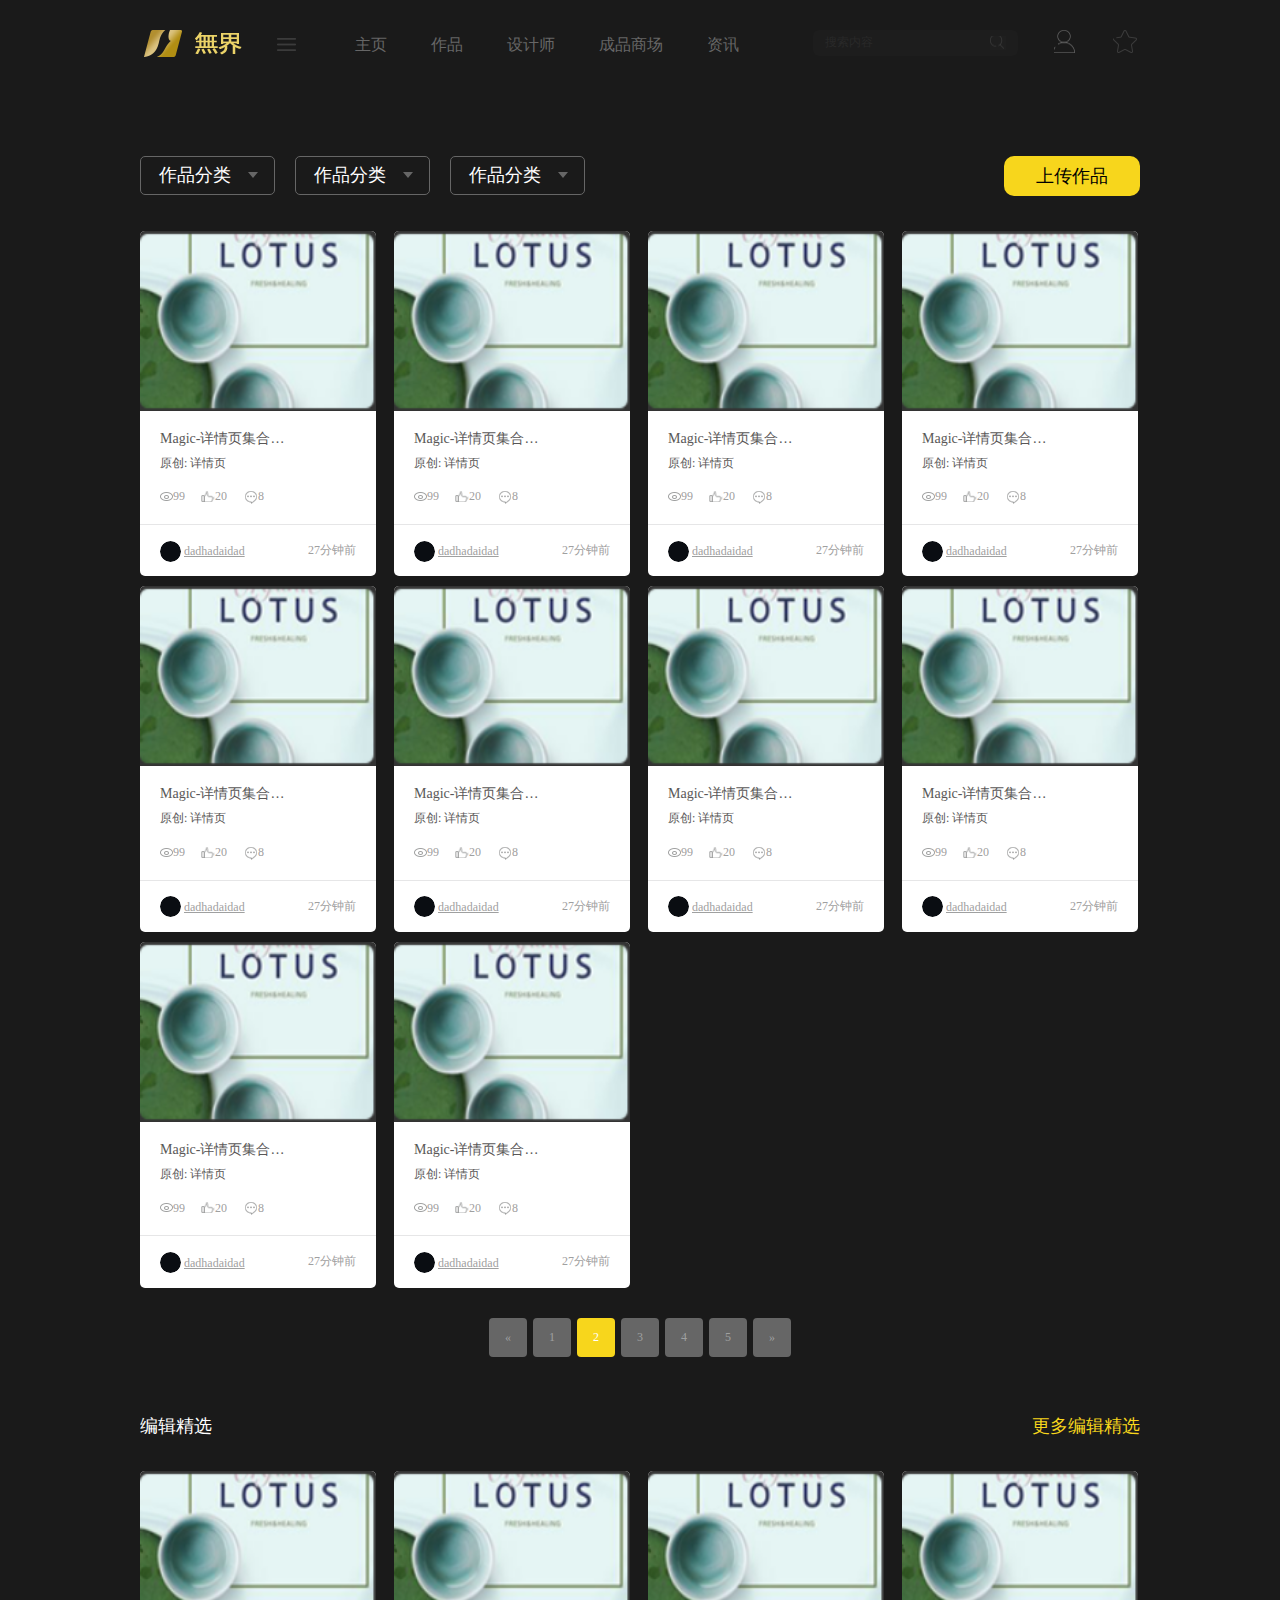
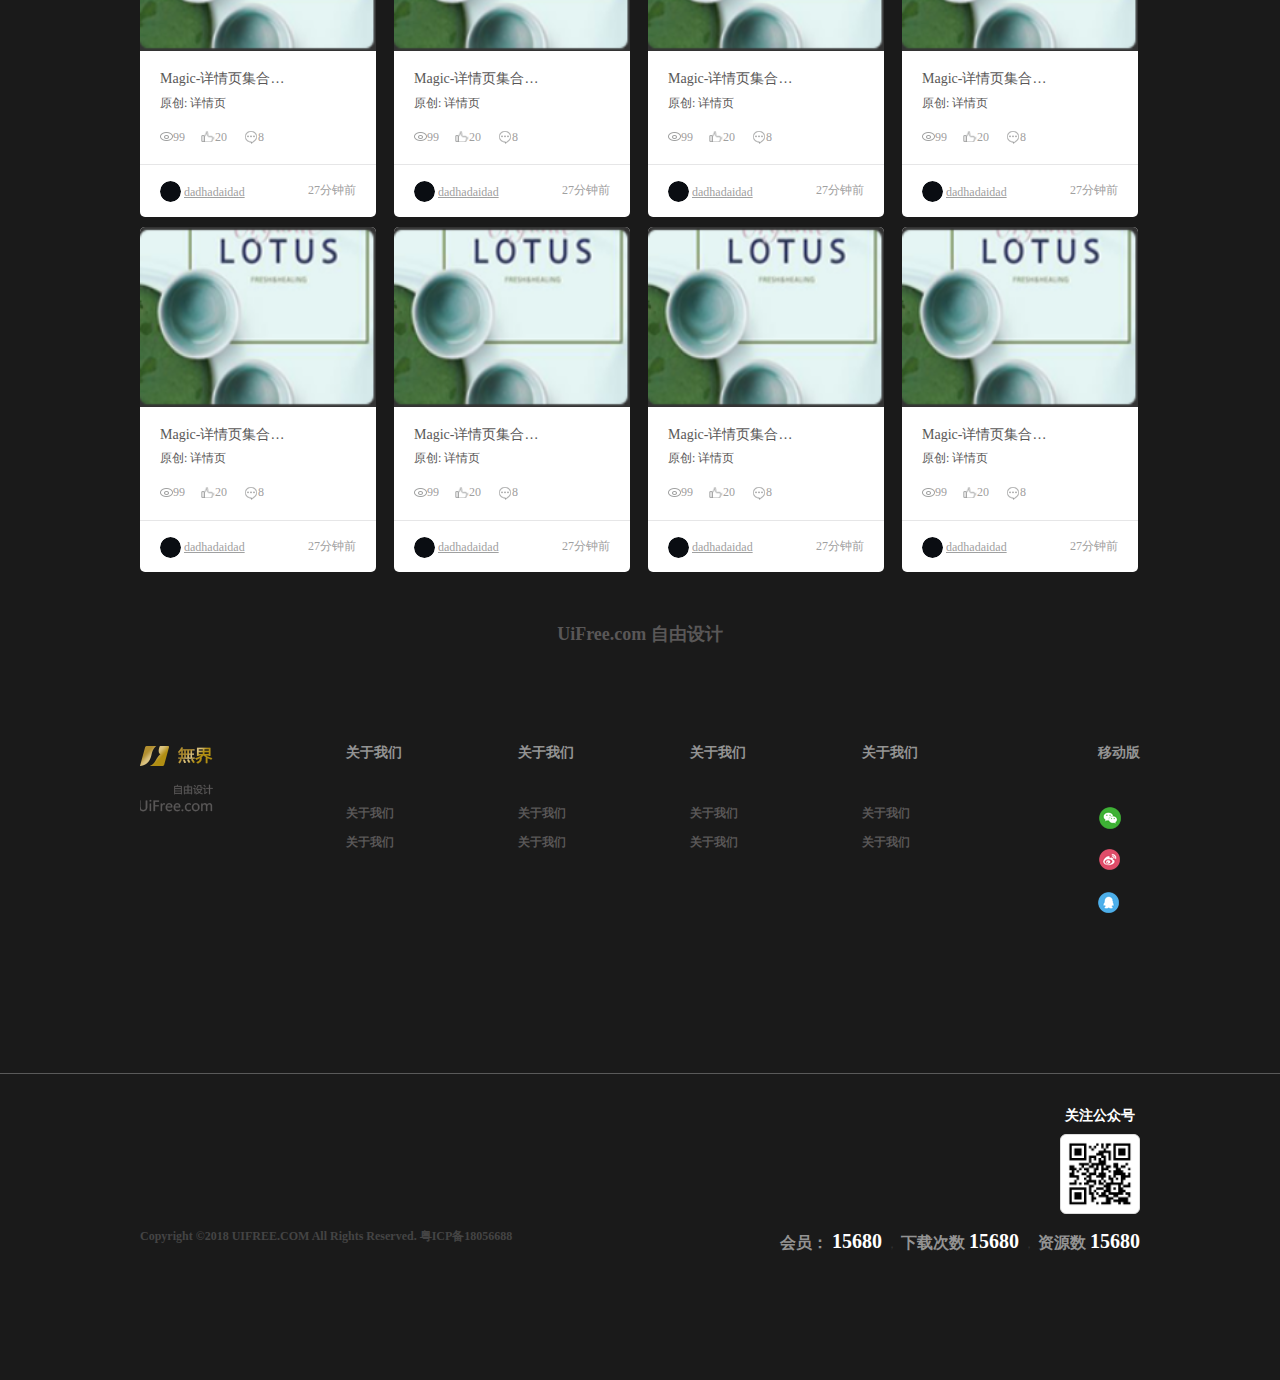
<file: list.html>
<!DOCTYPE html>
<html>

<head>
    <meta charset="utf-8" />
    <title>UIfree</title>
    <meta name="keywords" content="" />
    <meta name="description" content="" />
    <meta name="viewport" content="width=device-width" />

    <!--S 第三方JS -->

    <!-- hotcss.js 必须在其他JS加载前加载，万不可异步加载。 -->
    <script src="js/hotcss.js"></script>

    <!--E 第三方JS -->

    <!--S全站共用样式和共用组件样式-->
    <link rel="stylesheet" href="css/common/shared.css" />
    <!--E全站共用样式和共用组件样式-->

    <!--S 独立页面样式-->
    <link rel="stylesheet" href="css/layout/list/list.css" />
    <!--E 独立页面样式-->
</head>
	<body>
		    <!-- 头部 -->
    <div class="g-home-hd">
        <div class="cistern  f-cb">
            <!-- LOGO -->
            <div class="m-home-logo f-fl">
                <img src="images/logo.png">
            </div>
            <!-- /LOGO -->

            <!-- Menu菜单 -->
            <div class="m-home-menu f-fl">
                <a href="javascript:void(0);"><img src="images/menu.png" alt=""></a>
            </div>
            <!-- /Menu菜单 -->
            <!-- 导航 -->
            <ul class="m-home-nav f-fl">
                <li class="f-fl">
                    <a class="nav-home-title">主页</a>
                    <dl class="nav-list-box">
                        <dd><a>Banner</a></dd>
                        <dd><a>Banner</a></dd>
                        <dd><a>Banner</a></dd>
                        <dd><a>Banner</a></dd>
                    </dl>
                </li>
                <li class="f-fl">
                    <a class="nav-home-title" href="#">作品</a>
                    <dl class="nav-list-box">
                        <dd><a>Banner</a></dd>
                        <dd><a>Banner</a></dd>
                        <dd><a>Banner</a></dd>
                        <dd><a>Banner</a></dd>
                    </dl>
                </li>
                <li class="f-fl">
                    <a class="nav-home-title" href="#">设计师</a>
                    <dl class="nav-list-box">
                        <dd><a>Banner</a></dd>
                        <dd><a>Banner</a></dd>
                        <dd><a>Banner</a></dd>
                        <dd><a>Banner</a></dd>
                    </dl>
                </li>
                <li class="f-fl">
                    <a class="nav-home-title" href="#">成品商场</a>
                    <dl class="nav-list-box">
                        <dd><a>Banner</a></dd>
                        <dd><a>Banner</a></dd>
                        <dd><a>Banner</a></dd>
                        <dd><a>Banner</a></dd>
                    </dl>
                </li>
                <li class="f-fl">
                    <a class="nav-home-title" href="#">资讯</a>
                    <dl class="nav-list-box">
                        <dd><a>Banner</a></dd>
                        <dd><a>Banner</a></dd>
                        <dd><a>Banner</a></dd>
                        <dd><a>Banner</a></dd>
                    </dl>
                </li>
                <!-- 更多导航项 -->
            </ul>
            <!-- /导航 -->
            <!-- 登录 -->
            <div class="m-home-fun f-fr">
                <a class="u-Collection f-fr">
                    <img src="images/Collection.png" alt="">
                </a>
                <a class="u-personal f-fr">
                    <img src="images/personal.png" alt="">
                </a>
                <div class="u-home-saerch f-fr">
                    <input type="text" placeholder="搜索内容" id="">
                </div>
            </div>
            <!-- /登录 -->
        </div>
    </div>
    <!-- /头部 -->
		
	
		<div class="g-list-nav">
			<div class="cistern">
				<div class="f-cb">
					<div class="g-selec-container f-fl c-mr20">
					<!--Str内容有选择 select-->
						<div class="select-container">
							<div class="select">
								作品分类
							</div>
							<ul class="option">
								<li>作品分类1</li>
								<li>作品分类2</li>
								<li>作品分类3</li>
							</ul>
						</div>
					<!-- END -->
					</div>

					<div class="g-selec-container f-fl c-mr20">
						<div class="select-container">
							<div class="select">
								作品分类
							</div>
							<ul class="option">
								<li>作品分类1</li>
								<li>作品分类2</li>
								<li>作品分类3</li>
							</ul>
						</div>
					</div>

					<div class="g-selec-container f-fl c-mr20">
						<div class="select-container">
							<div class="select">
								作品分类
							</div>
							<ul class="option">
								<li>作品分类1</li>
								<li>作品分类2</li>
								<li>作品分类3</li>
							</ul>
						</div>
					</div>
					
					<div class="f-fr">
						<button class="u-list-btn">上传作品</button>
					</div>
				</div>
				
			</div>
		</div>
		
		<div class="g-list-container">
			<div class="cistern">
				<div class="m-list-box">
					<ul>
						<li>
							<div class="m-list-boxImg">
								<img src="images/attention-article.png"/>
							</div>
							<div class="info-link-des">
               					<div class="info-link-des-top">
               						<h1 class="info-link-title">Magic-详情页集合Magic-详情页集合</h1>
               						<h2 class="info-link-ftitle">原创:  详情页</h2>
               						<div class="info-link-fun">
               								<span><img src="images/info-icon-ca_13.png"/>99</span>
											<span><img src="images/info-icon-ca_15.png"/>20</span>
											<span><img src="images/info-icon-ca_17.png"/>8</span>
               						</div>
               					</div>
               				</div>
               				<div class="info-link-des-tx">
              						<div class="info-link-tx">
              							<img src="images/info-bt-tx_13.png"/>
              							<span>dadhadaidad</span>
              						</div>
              						<div class="info-link-time">
              							27分钟前
              						</div>
              				</div>
						</li>
						<li>
							<div class="m-list-boxImg">
								<img src="images/attention-article.png"/>
							</div>
							<div class="info-link-des">
               					<div class="info-link-des-top">
               						<h1 class="info-link-title">Magic-详情页集合Magic-详情页集合</h1>
               						<h2 class="info-link-ftitle">原创:  详情页</h2>
               						<div class="info-link-fun">
               								<span><img src="images/info-icon-ca_13.png"/>99</span>
											<span><img src="images/info-icon-ca_15.png"/>20</span>
											<span><img src="images/info-icon-ca_17.png"/>8</span>
               						</div>
               					</div>
               				</div>
               				<div class="info-link-des-tx">
              						<div class="info-link-tx">
              							<img src="images/info-bt-tx_13.png"/>
              							<span>dadhadaidad</span>
              						</div>
              						<div class="info-link-time">
              							27分钟前
              						</div>
              				</div>
						</li>
						<li>
							<div class="m-list-boxImg">
								<img src="images/attention-article.png"/>
							</div>
							<div class="info-link-des">
               					<div class="info-link-des-top">
               						<h1 class="info-link-title">Magic-详情页集合Magic-详情页集合</h1>
               						<h2 class="info-link-ftitle">原创:  详情页</h2>
               						<div class="info-link-fun">
               								<span><img src="images/info-icon-ca_13.png"/>99</span>
											<span><img src="images/info-icon-ca_15.png"/>20</span>
											<span><img src="images/info-icon-ca_17.png"/>8</span>
               						</div>
               					</div>
               				</div>
               				<div class="info-link-des-tx">
              						<div class="info-link-tx">
              							<img src="images/info-bt-tx_13.png"/>
              							<span>dadhadaidad</span>
              						</div>
              						<div class="info-link-time">
              							27分钟前
              						</div>
              				</div>
						</li>
						<li>
							<div class="m-list-boxImg">
								<img src="images/attention-article.png"/>
							</div>
							<div class="info-link-des">
               					<div class="info-link-des-top">
               						<h1 class="info-link-title">Magic-详情页集合Magic-详情页集合</h1>
               						<h2 class="info-link-ftitle">原创:  详情页</h2>
               						<div class="info-link-fun">
               								<span><img src="images/info-icon-ca_13.png"/>99</span>
											<span><img src="images/info-icon-ca_15.png"/>20</span>
											<span><img src="images/info-icon-ca_17.png"/>8</span>
               						</div>
               					</div>
               				</div>
               				<div class="info-link-des-tx">
              						<div class="info-link-tx">
              							<img src="images/info-bt-tx_13.png"/>
              							<span>dadhadaidad</span>
              						</div>
              						<div class="info-link-time">
              							27分钟前
              						</div>
              				</div>
						</li>
						<li>
							<div class="m-list-boxImg">
								<img src="images/attention-article.png"/>
							</div>
							<div class="info-link-des">
               					<div class="info-link-des-top">
               						<h1 class="info-link-title">Magic-详情页集合Magic-详情页集合</h1>
               						<h2 class="info-link-ftitle">原创:  详情页</h2>
               						<div class="info-link-fun">
               								<span><img src="images/info-icon-ca_13.png"/>99</span>
											<span><img src="images/info-icon-ca_15.png"/>20</span>
											<span><img src="images/info-icon-ca_17.png"/>8</span>
               						</div>
               					</div>
               				</div>
               				<div class="info-link-des-tx">
              						<div class="info-link-tx">
              							<img src="images/info-bt-tx_13.png"/>
              							<span>dadhadaidad</span>
              						</div>
              						<div class="info-link-time">
              							27分钟前
              						</div>
              				</div>
						</li>
						<li>
							<div class="m-list-boxImg">
								<img src="images/attention-article.png"/>
							</div>
							<div class="info-link-des">
               					<div class="info-link-des-top">
               						<h1 class="info-link-title">Magic-详情页集合Magic-详情页集合</h1>
               						<h2 class="info-link-ftitle">原创:  详情页</h2>
               						<div class="info-link-fun">
               								<span><img src="images/info-icon-ca_13.png"/>99</span>
											<span><img src="images/info-icon-ca_15.png"/>20</span>
											<span><img src="images/info-icon-ca_17.png"/>8</span>
               						</div>
               					</div>
               				</div>
               				<div class="info-link-des-tx">
              						<div class="info-link-tx">
              							<img src="images/info-bt-tx_13.png"/>
              							<span>dadhadaidad</span>
              						</div>
              						<div class="info-link-time">
              							27分钟前
              						</div>
              				</div>
						</li>
						<li>
							<div class="m-list-boxImg">
								<img src="images/attention-article.png"/>
							</div>
							<div class="info-link-des">
               					<div class="info-link-des-top">
               						<h1 class="info-link-title">Magic-详情页集合Magic-详情页集合</h1>
               						<h2 class="info-link-ftitle">原创:  详情页</h2>
               						<div class="info-link-fun">
               								<span><img src="images/info-icon-ca_13.png"/>99</span>
											<span><img src="images/info-icon-ca_15.png"/>20</span>
											<span><img src="images/info-icon-ca_17.png"/>8</span>
               						</div>
               					</div>
               				</div>
               				<div class="info-link-des-tx">
              						<div class="info-link-tx">
              							<img src="images/info-bt-tx_13.png"/>
              							<span>dadhadaidad</span>
              						</div>
              						<div class="info-link-time">
              							27分钟前
              						</div>
              				</div>
						</li>
						<li>
							<div class="m-list-boxImg">
								<img src="images/attention-article.png"/>
							</div>
							<div class="info-link-des">
               					<div class="info-link-des-top">
               						<h1 class="info-link-title">Magic-详情页集合Magic-详情页集合</h1>
               						<h2 class="info-link-ftitle">原创:  详情页</h2>
               						<div class="info-link-fun">
               								<span><img src="images/info-icon-ca_13.png"/>99</span>
											<span><img src="images/info-icon-ca_15.png"/>20</span>
											<span><img src="images/info-icon-ca_17.png"/>8</span>
               						</div>
               					</div>
               				</div>
               				<div class="info-link-des-tx">
              						<div class="info-link-tx">
              							<img src="images/info-bt-tx_13.png"/>
              							<span>dadhadaidad</span>
              						</div>
              						<div class="info-link-time">
              							27分钟前
              						</div>
              				</div>
						</li>
						<li>
							<div class="m-list-boxImg">
								<img src="images/attention-article.png"/>
							</div>
							<div class="info-link-des">
               					<div class="info-link-des-top">
               						<h1 class="info-link-title">Magic-详情页集合Magic-详情页集合</h1>
               						<h2 class="info-link-ftitle">原创:  详情页</h2>
               						<div class="info-link-fun">
               								<span><img src="images/info-icon-ca_13.png"/>99</span>
											<span><img src="images/info-icon-ca_15.png"/>20</span>
											<span><img src="images/info-icon-ca_17.png"/>8</span>
               						</div>
               					</div>
               				</div>
               				<div class="info-link-des-tx">
              						<div class="info-link-tx">
              							<img src="images/info-bt-tx_13.png"/>
              							<span>dadhadaidad</span>
              						</div>
              						<div class="info-link-time">
              							27分钟前
              						</div>
              				</div>
						</li>
						
						<li>
							<div class="m-list-boxImg">
								<img src="images/attention-article.png"/>
							</div>
							<div class="info-link-des">
               					<div class="info-link-des-top">
               						<h1 class="info-link-title">Magic-详情页集合Magic-详情页集合</h1>
               						<h2 class="info-link-ftitle">原创:  详情页</h2>
               						<div class="info-link-fun">
               								<span><img src="images/info-icon-ca_13.png"/>99</span>
											<span><img src="images/info-icon-ca_15.png"/>20</span>
											<span><img src="images/info-icon-ca_17.png"/>8</span>
               						</div>
               					</div>
               				</div>
               				<div class="info-link-des-tx">
              						<div class="info-link-tx">
              							<img src="images/info-bt-tx_13.png"/>
              							<span>dadhadaidad</span>
              						</div>
              						<div class="info-link-time">
              							27分钟前
              						</div>
              				</div>
						</li>
					</ul>
				</div>
			</div>
		</div>
		<div class="personal-product-page">
                    <nav class="m-newest-Page">
                        <ul class="f-cb">
                            <li class="f-fl">
                                <a aria-label="Previous">
                                    <span aria-hidden="true">&laquo;</span>
                                </a>
                            </li>
                            <li class="f-fl"><a>1</a></li>
                            <li class="f-fl"><a class="active">2</a></li>
                            <li class="f-fl"><a>3</a></li>
                            <li class="f-fl"><a>4</a></li>
                            <li class="f-fl"><a>5</a></li>
                            <li class="f-fl">
                                <a aria-label="Next">
                                    <span aria-hidden="true">&raquo;</span>
                                </a>
                            </li>
                        </ul>
                    </nav>
         </div>
         
			<div class="cistern">
				<div class="m-list-navTitle">
					<h1 class="m-navTitle-fl">编辑精选</h1>
					<a class="m-navTitle-fr">更多编辑精选</a>
				</div>
				<div class="m-list-box">
					<ul>
						<li>
							<div class="m-list-boxImg">
								<img src="images/attention-article.png"/>
							</div>
							<div class="info-link-des">
               					<div class="info-link-des-top">
               						<h1 class="info-link-title">Magic-详情页集合Magic-详情页集合</h1>
               						<h2 class="info-link-ftitle">原创:  详情页</h2>
               						<div class="info-link-fun">
               								<span><img src="images/info-icon-ca_13.png"/>99</span>
											<span><img src="images/info-icon-ca_15.png"/>20</span>
											<span><img src="images/info-icon-ca_17.png"/>8</span>
               						</div>
               					</div>
               				</div>
               				<div class="info-link-des-tx">
              						<div class="info-link-tx">
              							<img src="images/info-bt-tx_13.png"/>
              							<span>dadhadaidad</span>
              						</div>
              						<div class="info-link-time">
              							27分钟前
              						</div>
              				</div>
						</li>
						<li>
							<div class="m-list-boxImg">
								<img src="images/attention-article.png"/>
							</div>
							<div class="info-link-des">
               					<div class="info-link-des-top">
               						<h1 class="info-link-title">Magic-详情页集合Magic-详情页集合</h1>
               						<h2 class="info-link-ftitle">原创:  详情页</h2>
               						<div class="info-link-fun">
               								<span><img src="images/info-icon-ca_13.png"/>99</span>
											<span><img src="images/info-icon-ca_15.png"/>20</span>
											<span><img src="images/info-icon-ca_17.png"/>8</span>
               						</div>
               					</div>
               				</div>
               				<div class="info-link-des-tx">
              						<div class="info-link-tx">
              							<img src="images/info-bt-tx_13.png"/>
              							<span>dadhadaidad</span>
              						</div>
              						<div class="info-link-time">
              							27分钟前
              						</div>
              				</div>
						</li>
						<li>
							<div class="m-list-boxImg">
								<img src="images/attention-article.png"/>
							</div>
							<div class="info-link-des">
               					<div class="info-link-des-top">
               						<h1 class="info-link-title">Magic-详情页集合Magic-详情页集合</h1>
               						<h2 class="info-link-ftitle">原创:  详情页</h2>
               						<div class="info-link-fun">
               								<span><img src="images/info-icon-ca_13.png"/>99</span>
											<span><img src="images/info-icon-ca_15.png"/>20</span>
											<span><img src="images/info-icon-ca_17.png"/>8</span>
               						</div>
               					</div>
               				</div>
               				<div class="info-link-des-tx">
              						<div class="info-link-tx">
              							<img src="images/info-bt-tx_13.png"/>
              							<span>dadhadaidad</span>
              						</div>
              						<div class="info-link-time">
              							27分钟前
              						</div>
              				</div>
						</li>
						<li>
							<div class="m-list-boxImg">
								<img src="images/attention-article.png"/>
							</div>
							<div class="info-link-des">
               					<div class="info-link-des-top">
               						<h1 class="info-link-title">Magic-详情页集合Magic-详情页集合</h1>
               						<h2 class="info-link-ftitle">原创:  详情页</h2>
               						<div class="info-link-fun">
               								<span><img src="images/info-icon-ca_13.png"/>99</span>
											<span><img src="images/info-icon-ca_15.png"/>20</span>
											<span><img src="images/info-icon-ca_17.png"/>8</span>
               						</div>
               					</div>
               				</div>
               				<div class="info-link-des-tx">
              						<div class="info-link-tx">
              							<img src="images/info-bt-tx_13.png"/>
              							<span>dadhadaidad</span>
              						</div>
              						<div class="info-link-time">
              							27分钟前
              						</div>
              				</div>
						</li>
						<li>
							<div class="m-list-boxImg">
								<img src="images/attention-article.png"/>
							</div>
							<div class="info-link-des">
               					<div class="info-link-des-top">
               						<h1 class="info-link-title">Magic-详情页集合Magic-详情页集合</h1>
               						<h2 class="info-link-ftitle">原创:  详情页</h2>
               						<div class="info-link-fun">
               								<span><img src="images/info-icon-ca_13.png"/>99</span>
											<span><img src="images/info-icon-ca_15.png"/>20</span>
											<span><img src="images/info-icon-ca_17.png"/>8</span>
               						</div>
               					</div>
               				</div>
               				<div class="info-link-des-tx">
              						<div class="info-link-tx">
              							<img src="images/info-bt-tx_13.png"/>
              							<span>dadhadaidad</span>
              						</div>
              						<div class="info-link-time">
              							27分钟前
              						</div>
              				</div>
						</li>
						<li>
							<div class="m-list-boxImg">
								<img src="images/attention-article.png"/>
							</div>
							<div class="info-link-des">
               					<div class="info-link-des-top">
               						<h1 class="info-link-title">Magic-详情页集合Magic-详情页集合</h1>
               						<h2 class="info-link-ftitle">原创:  详情页</h2>
               						<div class="info-link-fun">
               								<span><img src="images/info-icon-ca_13.png"/>99</span>
											<span><img src="images/info-icon-ca_15.png"/>20</span>
											<span><img src="images/info-icon-ca_17.png"/>8</span>
               						</div>
               					</div>
               				</div>
               				<div class="info-link-des-tx">
              						<div class="info-link-tx">
              							<img src="images/info-bt-tx_13.png"/>
              							<span>dadhadaidad</span>
              						</div>
              						<div class="info-link-time">
              							27分钟前
              						</div>
              				</div>
						</li>
						<li>
							<div class="m-list-boxImg">
								<img src="images/attention-article.png"/>
							</div>
							<div class="info-link-des">
               					<div class="info-link-des-top">
               						<h1 class="info-link-title">Magic-详情页集合Magic-详情页集合</h1>
               						<h2 class="info-link-ftitle">原创:  详情页</h2>
               						<div class="info-link-fun">
               								<span><img src="images/info-icon-ca_13.png"/>99</span>
											<span><img src="images/info-icon-ca_15.png"/>20</span>
											<span><img src="images/info-icon-ca_17.png"/>8</span>
               						</div>
               					</div>
               				</div>
               				<div class="info-link-des-tx">
              						<div class="info-link-tx">
              							<img src="images/info-bt-tx_13.png"/>
              							<span>dadhadaidad</span>
              						</div>
              						<div class="info-link-time">
              							27分钟前
              						</div>
              				</div>
						</li>
						<li>
							<div class="m-list-boxImg">
								<img src="images/attention-article.png"/>
							</div>
							<div class="info-link-des">
               					<div class="info-link-des-top">
               						<h1 class="info-link-title">Magic-详情页集合Magic-详情页集合</h1>
               						<h2 class="info-link-ftitle">原创:  详情页</h2>
               						<div class="info-link-fun">
               								<span><img src="images/info-icon-ca_13.png"/>99</span>
											<span><img src="images/info-icon-ca_15.png"/>20</span>
											<span><img src="images/info-icon-ca_17.png"/>8</span>
               						</div>
               					</div>
               				</div>
               				<div class="info-link-des-tx">
              						<div class="info-link-tx">
              							<img src="images/info-bt-tx_13.png"/>
              							<span>dadhadaidad</span>
              						</div>
              						<div class="info-link-time">
              							27分钟前
              						</div>
              				</div>
						</li>
					</ul>
				</div>
			</div>
			
			
			    <!-- 底部 -->
    <footer class="ft-home">
        <h1 class="ft-home-UiFree">UiFree.com 自由设计</h1>

        <div class="ft-home-ct ">
            <div class="cistern f-cb ">
                <div class="ft-home-introduce f-fl">
                    <img src="images/introduce.png" alt="">
                </div>
                <div class="ft-home-nav-box f-cb f-fl">
                    <dl class="ft-nav f-fl">
                        <dt>
                            <a>关于我们</a>
                        </dt>
                        <dd>
                            <a>关于我们</a>
                        </dd>
                        <dd>
                            <a>关于我们</a>
                        </dd>
                    </dl>
                    <dl class="ft-nav f-fl">
                        <dt>
                            <a>关于我们</a>
                        </dt>
                        <dd>
                            <a>关于我们</a>
                        </dd>
                        <dd>
                            <a>关于我们</a>
                        </dd>
                    </dl>
                    <dl class="ft-nav f-fl">
                        <dt>
                            <a>关于我们</a>
                        </dt>
                        <dd>
                            <a>关于我们</a>
                        </dd>
                        <dd>
                            <a>关于我们</a>
                        </dd>
                    </dl>
                    <dl class="ft-nav f-fl">
                        <dt>
                            <a>关于我们</a>
                        </dt>
                        <dd>
                            <a>关于我们</a>
                        </dd>
                        <dd>
                            <a>关于我们</a>
                        </dd>
                    </dl>

                </div>
                <div class="ft-home-move ft-home-nav-box f-fr">

                    <dl class="ft-nav" style="padding: 0px;">
                        <dt>
                                <a>移动版</a>
                            </dt>
                        <dd>
                            <a><img src="images/weixin.png" alt="微信"></a>
                        </dd>
                        <dd>
                            <a><img src="images/weibo.png" alt="微博"></a>
                        </dd>
                        <dd>
                            <a><img src="images/qq_01.png" alt="QQ"></a>
                        </dd>
                    </dl>
                </div>
            </div>
        </div>
        <!-- 横线 -->
        <!-- <div class="cistern"> -->
        <i style="display: block; height: 1px; background: #5a5a5a;margin-top:100px; "></i>
        <!-- </div> -->
        <!-- /横线 -->
        <div class="ft-home-copyright">
            <div class="cistern f-cb">
                <div class=" f-cb">

                    <!-- 社交 -->
                    <div class="ft-home-share-box f-fr">
                        <h3>关注公众号</h3>
                        <div class="ft-share-img">
                            <img src="images/qq.png">
                        </div>
                    </div>
                    <!-- /社交 -->
                </div>
                <div class="ft-home-copyright-text f-fl">
                    Copyright ©2018 UIFREE.COM All Rights Reserved. 粤ICP备18056688
                </div>
                <div class="ft-home-Info f-fr">
                    <span>
                        会员：
                        <font>15680</font>
                    </span>，
                    <span>
                        下载次数
                        <font>15680</font>
                    </span>，
                    <span>
                        资源数
                        <font>15680</font>
                    </span>
                </div>
            </div>
        </div>
    </footer>
    <!-- /底部 -->
	</body>
</html>
</file>
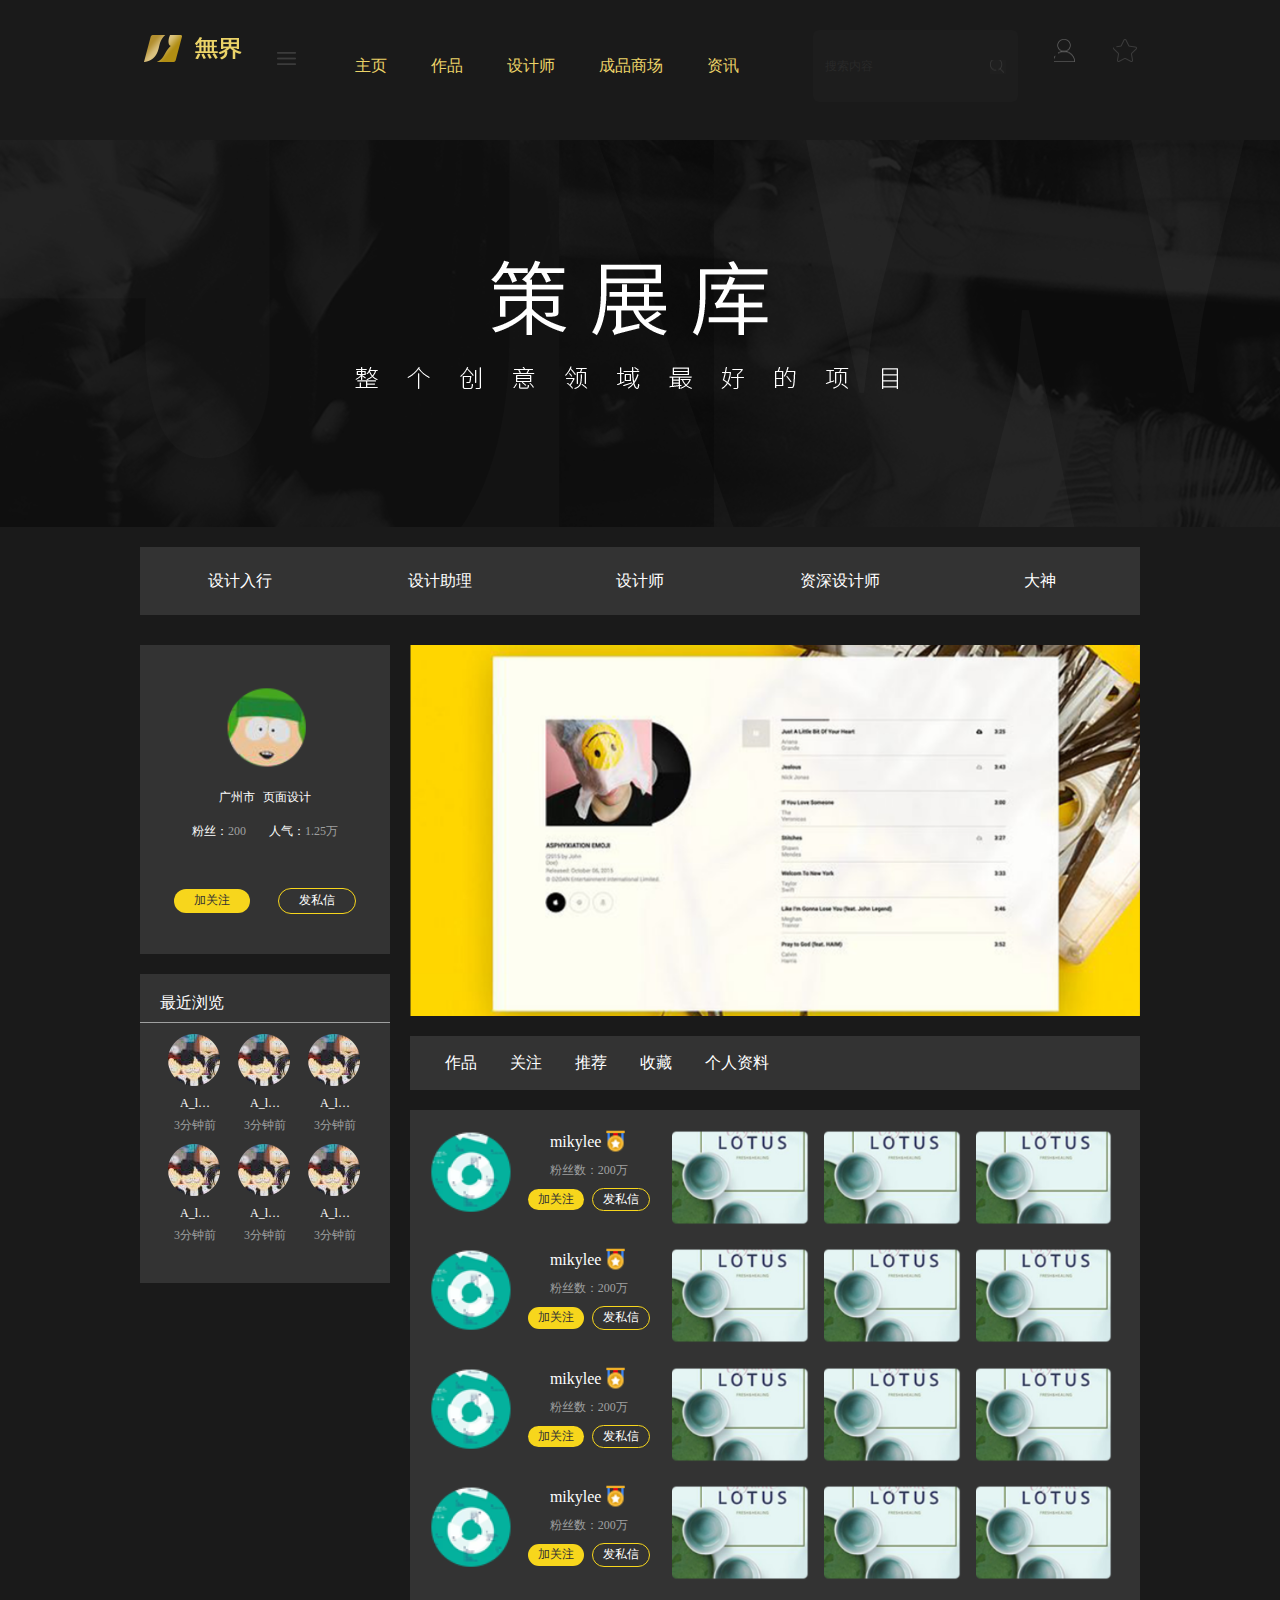
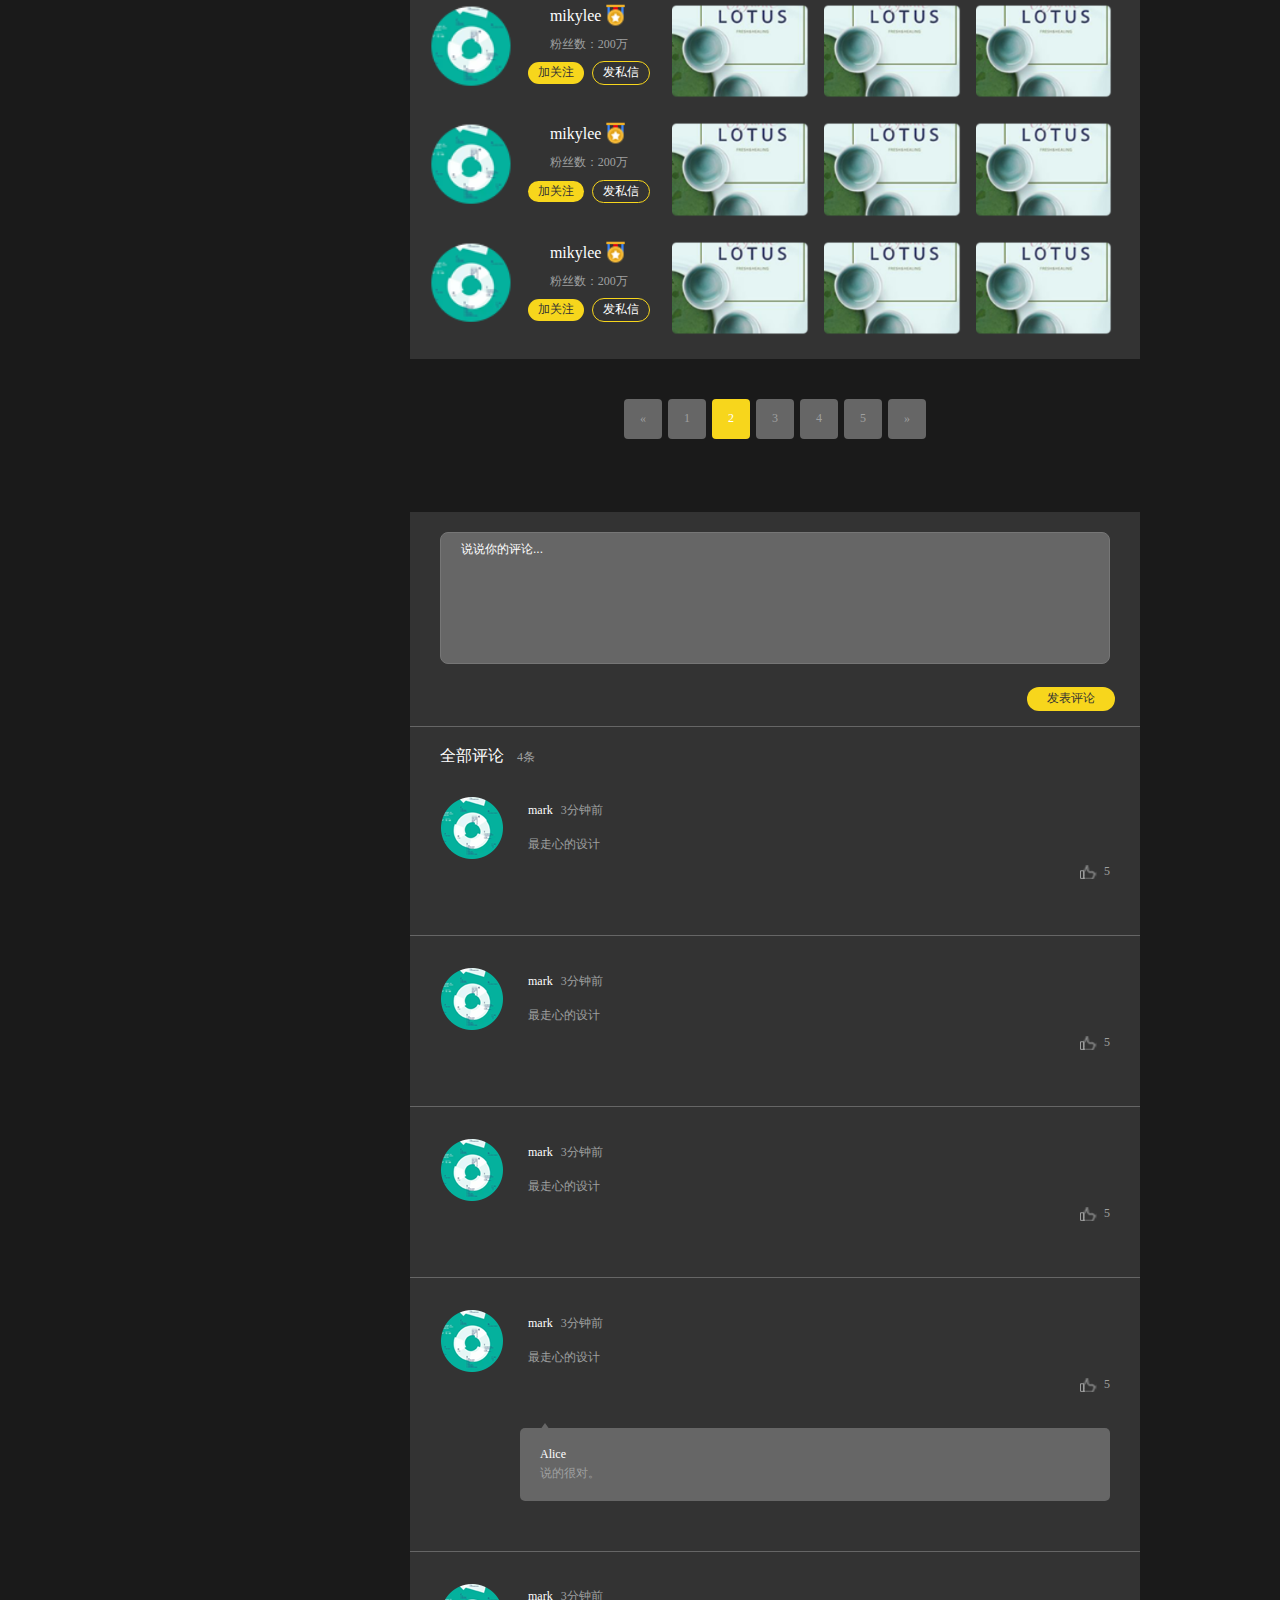
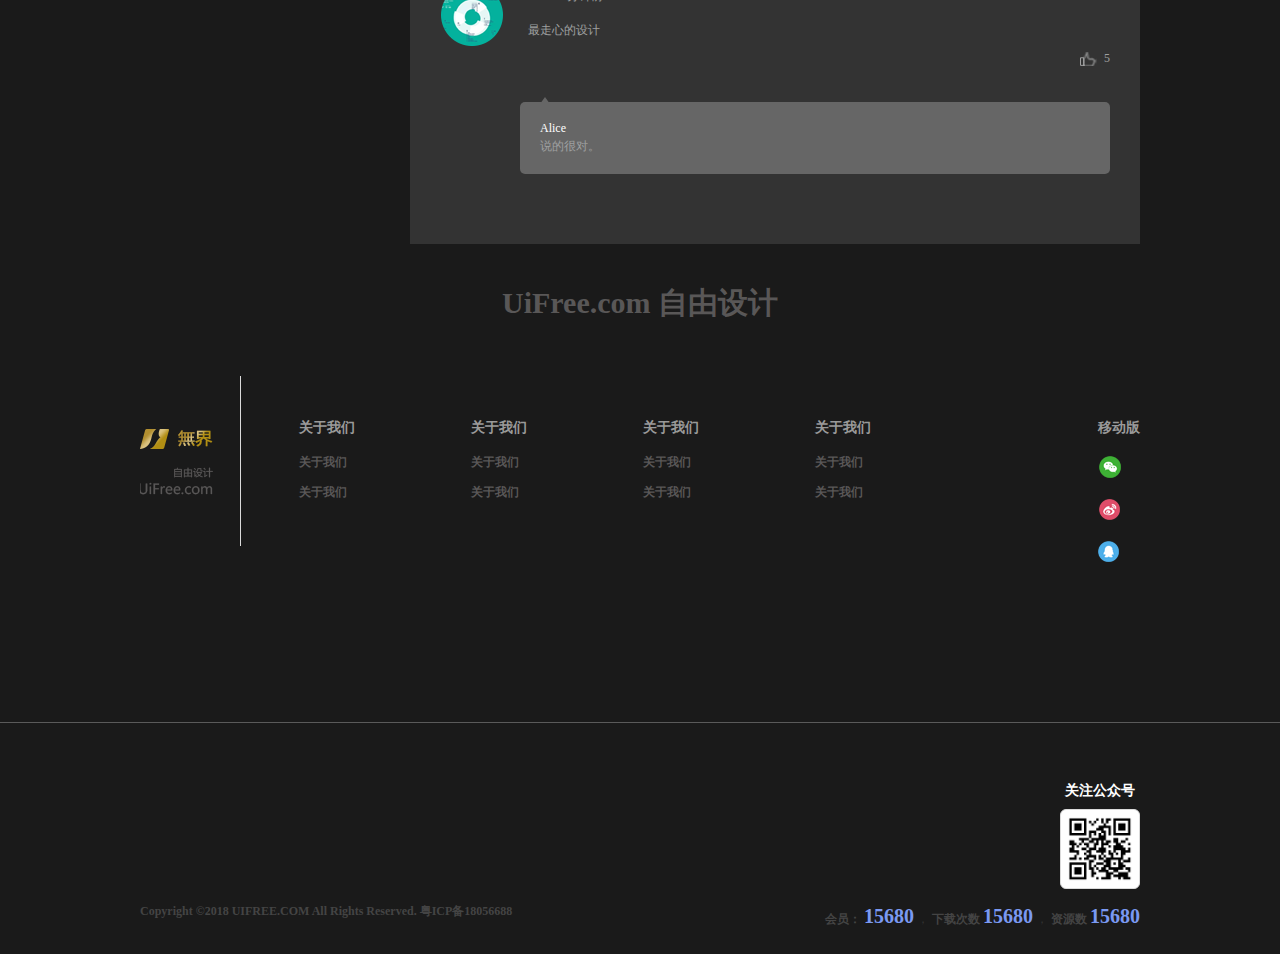
<file: personal_attention.html>
<!DOCTYPE html>
<html>

<head>
    <meta charset="utf-8" />
    <title>个人中心关注</title>
    <meta name="keywords" content="" />
    <meta name="description" content="" />
    <meta name="viewport" content="width=device-width" />

    <!--S 第三方JS -->

    <!-- hotcss.js 必须在其他JS加载前加载，万不可异步加载。 -->
    <script src="js/hotcss.js"></script>

    <!--E 第三方JS -->

    <!--S全站共用样式和共用组件样式-->
    <link rel="stylesheet" href="css/common/shared.css" />
    <!--E全站共用样式和共用组件样式-->

    <!--S 独立页面样式-->
    <link rel="stylesheet" href="css/layout/personal/attention.css" />
    <!--E 独立页面样式-->
</head>

<body>
    <!-- 头部 -->
    <div class="g-home-hd">
        <div class="cistern  f-cb">
            <!-- LOGO -->
            <div class="m-home-logo f-fl">
                <img src="images/logo.png">
            </div>
            <!-- /LOGO -->

            <!-- Menu菜单 -->
            <div class="m-home-menu f-fl">
                <a href="javascript:void(0);"><img src="images/menu.png" alt=""></a>
            </div>
            <!-- /Menu菜单 -->
            <!-- 导航 -->
            <ul class="m-home-nav f-fl">
                <li class="f-fl">
                    <a class="nav-home-title">主页</a>
                    <dl class="nav-list-box">
                        <dd><a>Banner</a></dd>
                        <dd><a>Banner</a></dd>
                        <dd><a>Banner</a></dd>
                        <dd><a>Banner</a></dd>
                    </dl>
                </li>
                <li class="f-fl">
                    <a class="nav-home-title" href="#">作品</a>
                    <dl class="nav-list-box">
                        <dd><a>Banner</a></dd>
                        <dd><a>Banner</a></dd>
                        <dd><a>Banner</a></dd>
                        <dd><a>Banner</a></dd>
                    </dl>
                </li>
                <li class="f-fl">
                    <a class="nav-home-title" href="#">设计师</a>
                    <dl class="nav-list-box">
                        <dd><a>Banner</a></dd>
                        <dd><a>Banner</a></dd>
                        <dd><a>Banner</a></dd>
                        <dd><a>Banner</a></dd>
                    </dl>
                </li>
                <li class="f-fl">
                    <a class="nav-home-title" href="#">成品商场</a>
                    <dl class="nav-list-box">
                        <dd><a>Banner</a></dd>
                        <dd><a>Banner</a></dd>
                        <dd><a>Banner</a></dd>
                        <dd><a>Banner</a></dd>
                    </dl>
                </li>
                <li class="f-fl">
                    <a class="nav-home-title" href="#">资讯</a>
                    <dl class="nav-list-box">
                        <dd><a>Banner</a></dd>
                        <dd><a>Banner</a></dd>
                        <dd><a>Banner</a></dd>
                        <dd><a>Banner</a></dd>
                    </dl>
                </li>
                <!-- 更多导航项 -->
            </ul>
            <!-- /导航 -->
            <!-- 登录 -->
            <div class="m-home-fun f-fr">
                <a class="u-Collection f-fr">
                    <img src="images/Collection.png" alt="">
                </a>
                <a class="u-personal f-fr">
                    <img src="images/personal.png" alt="">
                </a>
                <div class="u-home-saerch f-fr">
                    <input type="text" placeholder="搜索内容" id="">
                </div>
            </div>
            <!-- /登录 -->
        </div>
    </div>
    <!-- /头部 -->


    <!-- banner -->
    <div class="g-banner" style="background-image: url(images/home0000.png);">
        <div class="cistern">
            <!-- <h3></h3> -->
            <!-- <p></p> -->
        </div>
    </div>
    <!-- /banner -->

    <!-- 关注模块列-->
    <div class="p-attention-list">
        <div class="cistern">
            <ul class="f-cb">
                <li>设计入行</li>
                <li>设计助理</li>
                <li>设计师</li>
                <li>资深设计师</li>
                <li>大神</li>
            </ul>
        </div>
    </div>
    <!-- /关注模块列 -->

    <!-- 内容区 -->
    <div class="p-attention-ct">
        <div class="cistern f-cb">
            <div class="p-attention-ct-left f-tac">
                <div class="p-attention-ct-left-person">
                    <img src="images/attention-portrait.png" />
                    <span class="f-db c-mt20">
                        <span>广州市</span>
                    <span class="c-pl5">页面设计</span>
                    </span>
                    <span class="f-db c-mt20">
                        <span>粉丝：<span class="c-gray-color">200</span></span>
                    <span class="c-pl20">人气：<span class="c-gray-color">1.25万</span></span>
                    </span>
                    <span class="f-db c-mt50">
                        <span class="p-attention-ct-left-attention">加关注</span>
                    <span class="p-attention-ct-left-msg">发私信</span>
                    </span>
                </div>
                <div class="p-attention-ct-left-look c-mt20">
                    <p>最近浏览</p>
                    <ul class="f-cb">
                        <li>
                            <img src="images/attention-portrait2.png" />
                            <span class="f-db browser-name">A_little</span>
                            <span class="f-db c-gray-color">3分钟前</span>
                        </li>
                        <li>
                            <img src="images/attention-portrait2.png" />
                            <span class="f-db browser-name">A_little</span>
                            <span class="f-db c-gray-color">3分钟前</span>
                        </li>
                        <li>
                            <img src="images/attention-portrait2.png" />
                            <span class="f-db browser-name">A_little</span>
                            <span class="f-db c-gray-color">3分钟前</span>
                        </li>
                        <li>
                            <img src="images/attention-portrait2.png" />
                            <span class="f-db browser-name">A_little</span>
                            <span class="f-db c-gray-color">3分钟前</span>
                        </li>
                        <li>
                            <img src="images/attention-portrait2.png" />
                            <span class="f-db browser-name">A_little</span>
                            <span class="f-db c-gray-color">3分钟前</span>
                        </li>
                        <li>
                            <img src="images/attention-portrait2.png" />
                            <span class="f-db browser-name">A_little</span>
                            <span class="f-db c-gray-color">3分钟前</span>
                        </li>
                    </ul>
                </div>
            </div>
            <div class="p-attention-ct-right">
                <div>
                    <img class="f-db attention-rotate-img" src="images/attention-rotate.png" />
                </div>
                <div class="personal-product-list c-mt20">
                    <ul>
                        <li><span>作品</span></li>
                        <li><span class="active">关注</span></li>
                        <li><span>推荐</span></li>
                        <li><span>收藏</span></li>
                        <li><span>个人资料</span></li>
                    </ul>
                </div>
                <div class="personal-product-content c-mt20">
                    <ul>
                        <li class="f-cb">
                            <img class="personal-product-content-portrait" src="images/attention-portrait3.png" />
                            <div class="f-ib personal-product-sight">
                                <span class="f-db">
                                    <span class="personal-product-fan-name">mikylee</span>
                                <img class="personal-product-fan-authority" src="images/attention-vip.png">
                                </span>
                                <span class="f-db c-gray-color personal-product-fan-num">粉丝数：200万</span>
                                <span class="f-db">
                                    <span class="p-attention-ct-left-attention">加关注</span>
                                <span class="p-attention-ct-left-msg">发私信</span>
                                </span>
                            </div>
                            <div class="f-ib">
                                <img src="images/attention-article.png" />
                            </div>
                            <div class="f-ib">
                                <img src="images/attention-article.png" />
                            </div>
                            <div class="f-ib">
                                <img src="images/attention-article.png" />
                            </div>
                        </li>
                        <li class="f-cb">
                            <img class="personal-product-content-portrait" src="images/attention-portrait3.png" />
                            <div class="f-ib personal-product-sight">
                                <span class="f-db">
                                    <span class="personal-product-fan-name">mikylee</span>
                                <img class="personal-product-fan-authority" src="images/attention-vip.png">
                                </span>
                                <span class="f-db c-gray-color personal-product-fan-num">粉丝数：200万</span>
                                <span class="f-db">
                                    <span class="p-attention-ct-left-attention">加关注</span>
                                <span class="p-attention-ct-left-msg">发私信</span>
                                </span>
                            </div>
                            <div class="f-ib">
                                <img src="images/attention-article.png" />
                            </div>
                            <div class="f-ib">
                                <img src="images/attention-article.png" />
                            </div>
                            <div class="f-ib">
                                <img src="images/attention-article.png" />
                            </div>
                        </li>
                        <li class="f-cb">
                            <img class="personal-product-content-portrait" src="images/attention-portrait3.png" />
                            <div class="f-ib personal-product-sight">
                                <span class="f-db">
                                    <span class="personal-product-fan-name">mikylee</span>
                                <img class="personal-product-fan-authority" src="images/attention-vip.png">
                                </span>
                                <span class="f-db c-gray-color personal-product-fan-num">粉丝数：200万</span>
                                <span class="f-db">
                                    <span class="p-attention-ct-left-attention">加关注</span>
                                <span class="p-attention-ct-left-msg">发私信</span>
                                </span>
                            </div>
                            <div class="f-ib">
                                <img src="images/attention-article.png" />
                            </div>
                            <div class="f-ib">
                                <img src="images/attention-article.png" />
                            </div>
                            <div class="f-ib">
                                <img src="images/attention-article.png" />
                            </div>
                        </li>
                        <li class="f-cb">
                            <img class="personal-product-content-portrait" src="images/attention-portrait3.png" />
                            <div class="f-ib personal-product-sight">
                                <span class="f-db">
                                    <span class="personal-product-fan-name">mikylee</span>
                                <img class="personal-product-fan-authority" src="images/attention-vip.png">
                                </span>
                                <span class="f-db c-gray-color personal-product-fan-num">粉丝数：200万</span>
                                <span class="f-db">
                                    <span class="p-attention-ct-left-attention">加关注</span>
                                <span class="p-attention-ct-left-msg">发私信</span>
                                </span>
                            </div>
                            <div class="f-ib">
                                <img src="images/attention-article.png" />
                            </div>
                            <div class="f-ib">
                                <img src="images/attention-article.png" />
                            </div>
                            <div class="f-ib">
                                <img src="images/attention-article.png" />
                            </div>
                        </li>
                        <li class="f-cb">
                            <img class="personal-product-content-portrait" src="images/attention-portrait3.png" />
                            <div class="f-ib personal-product-sight">
                                <span class="f-db">
                                    <span class="personal-product-fan-name">mikylee</span>
                                <img class="personal-product-fan-authority" src="images/attention-vip.png">
                                </span>
                                <span class="f-db c-gray-color personal-product-fan-num">粉丝数：200万</span>
                                <span class="f-db">
                                    <span class="p-attention-ct-left-attention">加关注</span>
                                <span class="p-attention-ct-left-msg">发私信</span>
                                </span>
                            </div>
                            <div class="f-ib">
                                <img src="images/attention-article.png" />
                            </div>
                            <div class="f-ib">
                                <img src="images/attention-article.png" />
                            </div>
                            <div class="f-ib">
                                <img src="images/attention-article.png" />
                            </div>
                        </li>
                        <li class="f-cb">
                            <img class="personal-product-content-portrait" src="images/attention-portrait3.png" />
                            <div class="f-ib personal-product-sight">
                                <span class="f-db">
                                    <span class="personal-product-fan-name">mikylee</span>
                                <img class="personal-product-fan-authority" src="images/attention-vip.png">
                                </span>
                                <span class="f-db c-gray-color personal-product-fan-num">粉丝数：200万</span>
                                <span class="f-db">
                                    <span class="p-attention-ct-left-attention">加关注</span>
                                <span class="p-attention-ct-left-msg">发私信</span>
                                </span>
                            </div>
                            <div class="f-ib">
                                <img src="images/attention-article.png" />
                            </div>
                            <div class="f-ib">
                                <img src="images/attention-article.png" />
                            </div>
                            <div class="f-ib">
                                <img src="images/attention-article.png" />
                            </div>
                        </li>
                        <li class="f-cb">
                            <img class="personal-product-content-portrait" src="images/attention-portrait3.png" />
                            <div class="f-ib personal-product-sight">
                                <span class="f-db">
                                    <span class="personal-product-fan-name">mikylee</span>
                                <img class="personal-product-fan-authority" src="images/attention-vip.png">
                                </span>
                                <span class="f-db c-gray-color personal-product-fan-num">粉丝数：200万</span>
                                <span class="f-db">
                                    <span class="p-attention-ct-left-attention">加关注</span>
                                <span class="p-attention-ct-left-msg">发私信</span>
                                </span>
                            </div>
                            <div class="f-ib">
                                <img src="images/attention-article.png" />
                            </div>
                            <div class="f-ib">
                                <img src="images/attention-article.png" />
                            </div>
                            <div class="f-ib">
                                <img src="images/attention-article.png" />
                            </div>
                        </li>
                    </ul>
                </div>
                <div class="personal-product-page c-mt20">
                    <nav class="m-newest-Page">
                        <ul class="f-cb">
                            <li class="f-fl">
                                <a aria-label="Previous">
                                    <span aria-hidden="true">&laquo;</span>
                                </a>
                            </li>
                            <li class="f-fl"><a>1</a></li>
                            <li class="f-fl"><a class="active">2</a></li>
                            <li class="f-fl"><a>3</a></li>
                            <li class="f-fl"><a>4</a></li>
                            <li class="f-fl"><a>5</a></li>
                            <li class="f-fl">
                                <a aria-label="Next">
                                    <span aria-hidden="true">&raquo;</span>
                                </a>
                            </li>
                        </ul>
                    </nav>
                </div>
                <div class="personal-product-commend c-mt20">
                    <div class="commend-wrap">
                        <textarea rows="8">说说你的评论...</textarea >
                    </div>
                    <div class="f-tar c-mt20">
                        <span class="p-attention-ct-left-attention">发表评论</span>
                    </div>
                    <p class="commend-num">
                        <span>全部评论</span> <span class="c-gray-color">4条</span>
                    </p>
                    <ul>
                        <li>
                            <img src="images/attention-portrait3.png" />
                            <div class="f-ib c-pl20">
                                <span class="f-db">
                                    <span>mark</span>
                                    <span class="c-gray-color c-pl5">3分钟前</span>
                                </span>
                                <p class="c-mt20 c-gray-color">最走心的设计</p>
                            </div>
                            <div class="personal-product-commend-thumb">
                                <img src="images/attention-thumb.png" />
                                <span class="c-gray-color">5</span>
                            </div>
                        </li>
                        <li>
                            <img src="images/attention-portrait3.png" />
                            <div class="f-ib c-pl20">
                                <span class="f-db">
                                    <span>mark</span>
                                    <span class="c-gray-color c-pl5">3分钟前</span>
                                </span>
                                <p class="c-mt20 c-gray-color">最走心的设计</p>
                            </div>
                            <div class="personal-product-commend-thumb">
                                <img src="images/attention-thumb.png" />
                                <span class="c-gray-color">5</span>
                            </div>
                        </li>
                        <li>
                            <img src="images/attention-portrait3.png" />
                            <div class="f-ib c-pl20">
                                <span class="f-db">
                                    <span>mark</span>
                                    <span class="c-gray-color c-pl5">3分钟前</span>
                                </span>
                                <p class="c-mt20 c-gray-color">最走心的设计</p>
                            </div>
                            <div class="personal-product-commend-thumb">
                                <img src="images/attention-thumb.png" />
                                <span class="c-gray-color">5</span>
                            </div>
                        </li>
                        <li>
                            <img src="images/attention-portrait3.png" />
                            <div class="f-ib c-pl20">
                                <span class="f-db">
                                    <span>mark</span>
                                    <span class="c-gray-color c-pl5">3分钟前</span>
                                </span>
                                <p class="c-mt20 c-gray-color">最走心的设计</p>
                            </div>
                            <div class="personal-product-commend-thumb">
                                <img src="images/attention-thumb.png" />
                                <span class="c-gray-color">5</span>
                            </div>
                            <div class="personal-product-commend-reply">
                                <span>Alice</span>
                                <p class="c-gray-color">
                                    说的很对。
                                </p>
                            </div>
                        </li>
                        <li>
                            <img src="images/attention-portrait3.png" />
                            <div class="f-ib c-pl20">
                                <span class="f-db">
                                    <span>mark</span>
                                    <span class="c-gray-color c-pl5">3分钟前</span>
                                </span>
                                <p class="c-mt20 c-gray-color">最走心的设计</p>
                            </div>
                            <div class="personal-product-commend-thumb">
                                <img src="images/attention-thumb.png" />
                                <span class="c-gray-color">5</span>
                            </div>
                            <div class="personal-product-commend-reply">
                                <span>Alice</span>
                                <p class="c-gray-color">
                                    说的很对。
                                </p>
                            </div>
                        </li>
                    </ul>
                </div>
            </div>
        </div>
    </div>
    <!-- /内容区 -->

    <!-- 底部 -->
    <footer class="ft-home">
      <h1 class="ft-home-UiFree">UiFree.com 自由设计</h1>

      <div class="ft-home-ct ">
        <div class="cistern f-cb ">
          <div class="ft-home-introduce f-fl">
            <img src="images/introduce.png" alt="">
          </div>
          <div class="ft-home-nav-box f-cb f-fl">
            <dl class="ft-nav f-fl">
              <dt>
                <a>关于我们</a>
              </dt>
              <dd>
                <a>关于我们</a>
              </dd>
              <dd>
                <a>关于我们</a>
              </dd>
            </dl>
            <dl class="ft-nav f-fl">
              <dt>
                <a>关于我们</a>
              </dt>
              <dd>
                <a>关于我们</a>
              </dd>
              <dd>
                <a>关于我们</a>
              </dd>
            </dl>
            <dl class="ft-nav f-fl">
              <dt>
                <a>关于我们</a>
              </dt>
              <dd>
                <a>关于我们</a>
              </dd>
              <dd>
                <a>关于我们</a>
              </dd>
            </dl>
            <dl class="ft-nav f-fl">
              <dt>
                <a>关于我们</a>
              </dt>
              <dd>
                <a>关于我们</a>
              </dd>
              <dd>
                <a>关于我们</a>
              </dd>
            </dl>

          </div>
          <div class="ft-home-move ft-home-nav-box f-fr">

            <dl class="ft-nav" style="padding: 0px;">
              <dt>
                <a>移动版</a>
              </dt>
              <dd>
                <a><img src="images/weixin.png" alt="微信"></a>
              </dd>
              <dd>
                <a><img src="images/weibo.png" alt="微博"></a>
              </dd>
              <dd>
                <a><img src="images/qq_01.png" alt="QQ"></a>
              </dd>
            </dl>
          </div>
        </div>
      </div>
      <!-- 横线 -->
      <!-- <div class="cistern"> -->
      <i style="display: block; height: 1px; background: #5a5a5a;margin-top:100px; "></i>
      <!-- </div> -->
      <!-- /横线 -->
      <div class="ft-home-copyright">
        <div class="cistern f-cb">
          <div class=" f-cb">

            <!-- 社交 -->
            <div class="ft-home-share-box f-fr">
              <h3>关注公众号</h3>
              <div class="ft-share-img">
                <img src="images/qq.png">
              </div>
            </div>
            <!-- /社交 -->
          </div>
          <div class="ft-home-copyright-text f-fl">
            Copyright ©2018 UIFREE.COM All Rights Reserved. 粤ICP备18056688
          </div>
          <div class="ft-home-Info f-fr">
                    <span>
                        会员：
                        <font>15680</font>
                    </span>，
                    <span>
                        下载次数
                        <font>15680</font>
                    </span>，
                    <span>
                        资源数
                        <font>15680</font>
                    </span>
          </div>
        </div>
      </div>
    </footer>
    <!-- /底部 -->
</body>

</html>
</file>
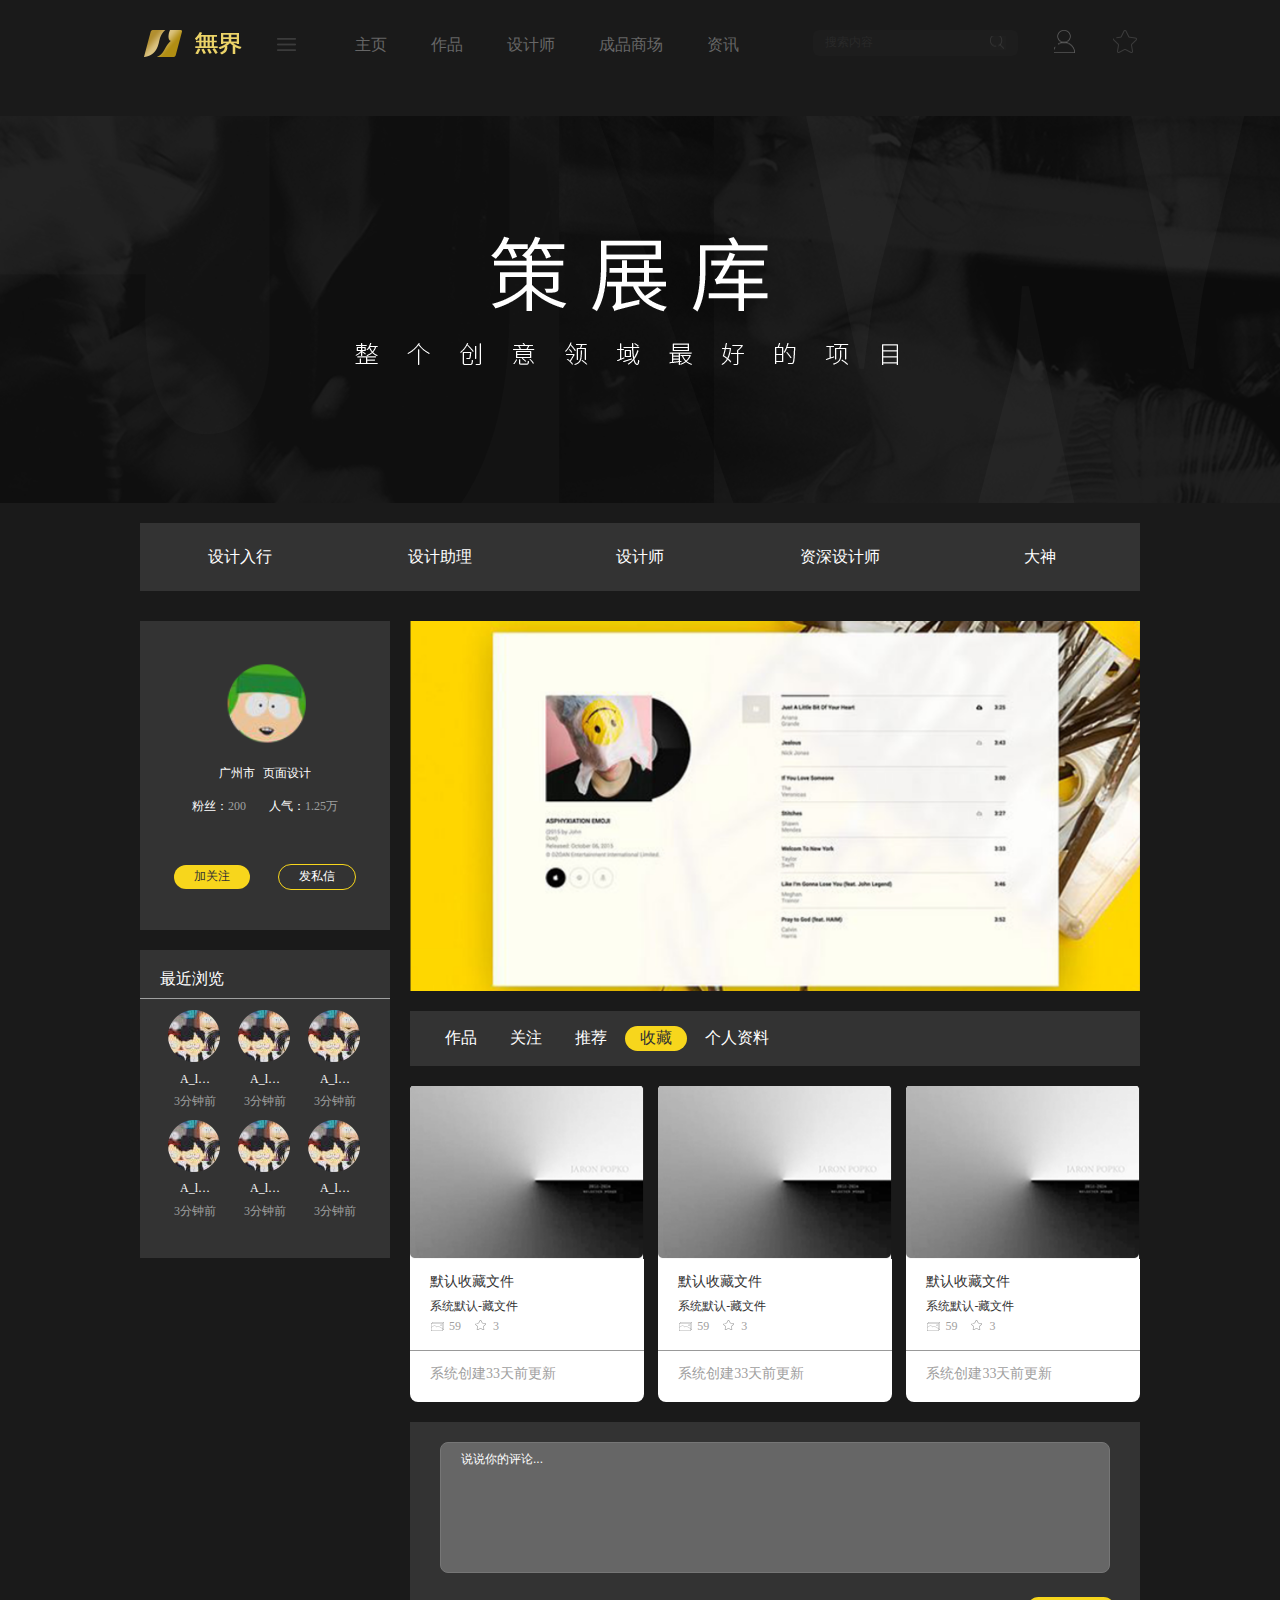
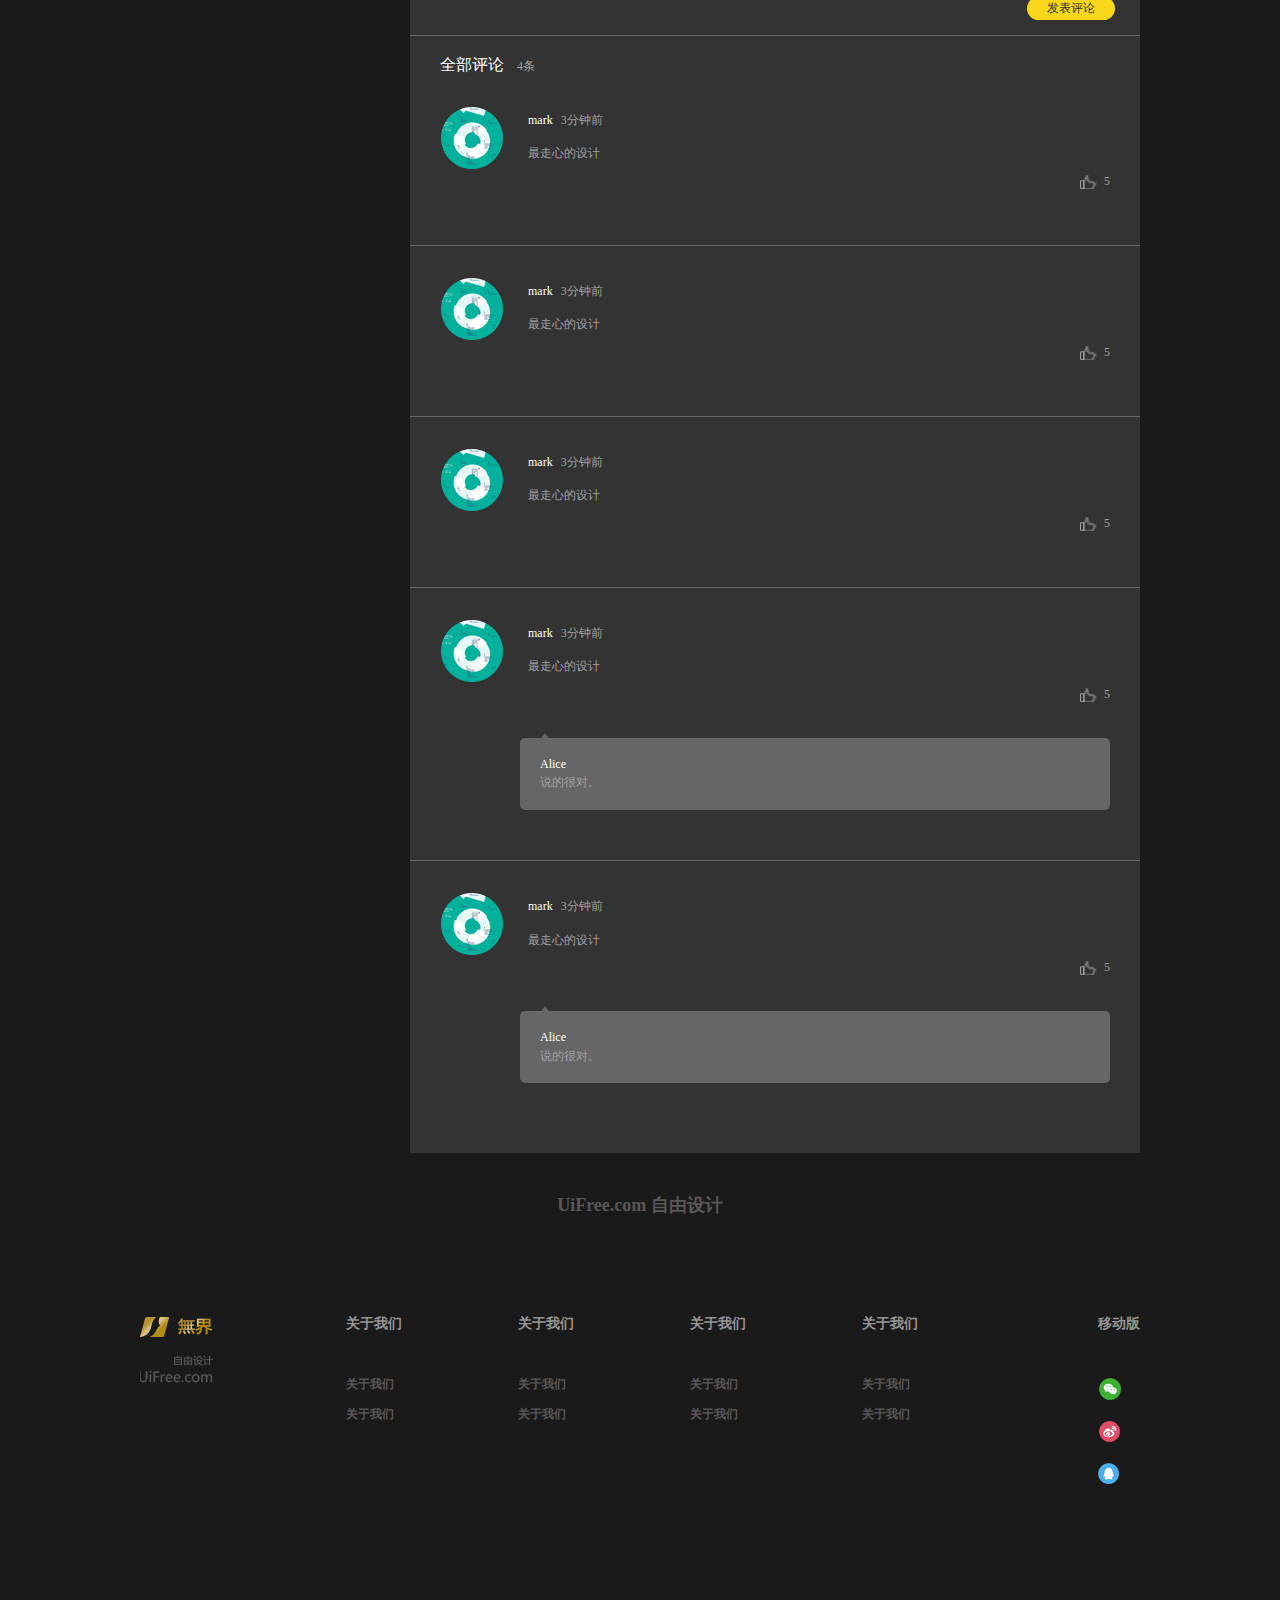
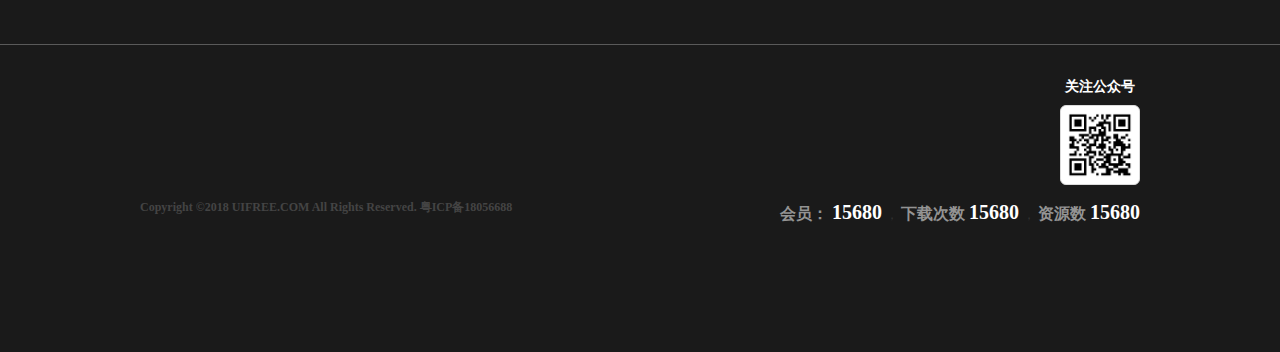
<file: personal_collection.html>
<!DOCTYPE html>
<html>

<head>
    <meta charset="utf-8" />
    <title>个人中心关注</title>
    <meta name="keywords" content="" />
    <meta name="description" content="" />
    <meta name="viewport" content="width=device-width" />

    <!--S 第三方JS -->

    <!-- hotcss.js 必须在其他JS加载前加载，万不可异步加载。 -->
    <script src="js/hotcss.js"></script>

    <!--E 第三方JS -->

    <!--S全站共用样式和共用组件样式-->
    <link rel="stylesheet" href="css/common/shared.css" />
    <!--E全站共用样式和共用组件样式-->

    <!--S 独立页面样式-->
    <link rel="stylesheet" href="css/layout/personal/collection.css" />
    <!--E 独立页面样式-->
</head>

<body>
    <!-- 头部 -->
    <div class="g-home-hd">
        <div class="cistern  f-cb">
            <!-- LOGO -->
            <div class="m-home-logo f-fl">
                <img src="images/logo.png">
            </div>
            <!-- /LOGO -->

            <!-- Menu菜单 -->
            <div class="m-home-menu f-fl">
                <a href="javascript:void(0);"><img src="images/menu.png" alt=""></a>
            </div>
            <!-- /Menu菜单 -->
            <!-- 导航 -->
            <ul class="m-home-nav f-fl">
                <li class="f-fl">
                    <a class="nav-home-title">主页</a>
                    <dl class="nav-list-box">
                        <dd><a>Banner</a></dd>
                        <dd><a>Banner</a></dd>
                        <dd><a>Banner</a></dd>
                        <dd><a>Banner</a></dd>
                    </dl>
                </li>
                <li class="f-fl">
                    <a class="nav-home-title" href="#">作品</a>
                    <dl class="nav-list-box">
                        <dd><a>Banner</a></dd>
                        <dd><a>Banner</a></dd>
                        <dd><a>Banner</a></dd>
                        <dd><a>Banner</a></dd>
                    </dl>
                </li>
                <li class="f-fl">
                    <a class="nav-home-title" href="#">设计师</a>
                    <dl class="nav-list-box">
                        <dd><a>Banner</a></dd>
                        <dd><a>Banner</a></dd>
                        <dd><a>Banner</a></dd>
                        <dd><a>Banner</a></dd>
                    </dl>
                </li>
                <li class="f-fl">
                    <a class="nav-home-title" href="#">成品商场</a>
                    <dl class="nav-list-box">
                        <dd><a>Banner</a></dd>
                        <dd><a>Banner</a></dd>
                        <dd><a>Banner</a></dd>
                        <dd><a>Banner</a></dd>
                    </dl>
                </li>
                <li class="f-fl">
                    <a class="nav-home-title" href="#">资讯</a>
                    <dl class="nav-list-box">
                        <dd><a>Banner</a></dd>
                        <dd><a>Banner</a></dd>
                        <dd><a>Banner</a></dd>
                        <dd><a>Banner</a></dd>
                    </dl>
                </li>
                <!-- 更多导航项 -->
            </ul>
            <!-- /导航 -->
            <!-- 登录 -->
            <div class="m-home-fun f-fr">
                <a class="u-Collection f-fr">
                    <img src="images/Collection.png" alt="">
                </a>
                <a class="u-personal f-fr">
                    <img src="images/personal.png" alt="">
                </a>
                <div class="u-home-saerch f-fr">
                    <input type="text" placeholder="搜索内容" id="">
                </div>
            </div>
            <!-- /登录 -->
        </div>
    </div>
    <!-- /头部 -->


    <!-- banner -->
    <div class="g-banner" style="background-image: url(images/home0000.png);">
        <div class="cistern">
            <!-- <h3></h3> -->
            <!-- <p></p> -->
        </div>
    </div>
    <!-- /banner -->

    <!-- 关注模块列-->
    <div class="p-attention-list">
        <div class="cistern">
            <ul class="f-cb">
                <li>设计入行</li>
                <li>设计助理</li>
                <li>设计师</li>
                <li>资深设计师</li>
                <li>大神</li>
            </ul>
        </div>
    </div>
    <!-- /关注模块列 -->

    <!-- 内容区 -->
    <div class="p-attention-ct">
        <div class="cistern f-cb">
            <div class="p-attention-ct-left f-tac">
                <div class="p-attention-ct-left-person">
                    <img src="images/attention-portrait.png" />
                    <span class="f-db c-mt20">
                        <span>广州市</span>
                    <span class="c-pl5">页面设计</span>
                    </span>
                    <span class="f-db c-mt20">
                        <span>粉丝：<span class="c-gray-color">200</span></span>
                    <span class="c-pl20">人气：<span class="c-gray-color">1.25万</span></span>
                    </span>
                    <span class="f-db c-mt50">
                        <span class="p-attention-ct-left-attention">加关注</span>
                    <span class="p-attention-ct-left-msg">发私信</span>
                    </span>
                </div>
                <div class="p-attention-ct-left-look c-mt20">
                    <p>最近浏览</p>
                    <ul class="f-cb">
                        <li>
                            <img src="images/attention-portrait2.png" />
                            <span class="f-db browser-name">A_little</span>
                            <span class="f-db c-gray-color">3分钟前</span>
                        </li>
                        <li>
                            <img src="images/attention-portrait2.png" />
                            <span class="f-db browser-name">A_little</span>
                            <span class="f-db c-gray-color">3分钟前</span>
                        </li>
                        <li>
                            <img src="images/attention-portrait2.png" />
                            <span class="f-db browser-name">A_little</span>
                            <span class="f-db c-gray-color">3分钟前</span>
                        </li>
                        <li>
                            <img src="images/attention-portrait2.png" />
                            <span class="f-db browser-name">A_little</span>
                            <span class="f-db c-gray-color">3分钟前</span>
                        </li>
                        <li>
                            <img src="images/attention-portrait2.png" />
                            <span class="f-db browser-name">A_little</span>
                            <span class="f-db c-gray-color">3分钟前</span>
                        </li>
                        <li>
                            <img src="images/attention-portrait2.png" />
                            <span class="f-db browser-name">A_little</span>
                            <span class="f-db c-gray-color">3分钟前</span>
                        </li>
                    </ul>
                </div>
            </div>
            <div class="p-attention-ct-right">
                <div>
                    <img class="f-db attention-rotate-img" src="images/attention-rotate.png" />
                </div>
                <div class="personal-product-list c-mt20">
                    <ul>
                        <li><span>作品</span></li>
                        <li><span>关注</span></li>
                        <li><span>推荐</span></li>
                        <li><span class="active">收藏</span></li>
                        <li><span>个人资料</span></li>
                    </ul>
                </div>
                <div class="personal-collection-content c-mt20">
                    <ul class="f-cb">
                        <li>
                            <img class="f-db content-img" src="images/collection01.png" />
                            <div>
                                <span class="f-db f-fs2 dark-gray">默认收藏文件</span>
                                <span class="f-db dark-gray">系统默认-藏文件</span>
                                <span class="c-gray-color">
                                    <img src="images/collection02.png"/>
                                    <span>59</span>
                                </span>
                                <span class="c-gray-color">
                                    <img src="images/collection03.png"/>
                                    <span>3</span>
                                </span>
                            </div>
                            <p class="c-gray-color f-fs2">系统创建33天前更新</p>
                        </li>
                        <li>
                            <img class="f-db content-img" src="images/collection01.png" />
                            <div>
                                <span class="f-db f-fs2 dark-gray">默认收藏文件</span>
                                <span class="f-db dark-gray">系统默认-藏文件</span>
                                <span class="c-gray-color">
                                    <img src="images/collection02.png"/>
                                    <span>59</span>
                                </span>
                                <span class="c-gray-color">
                                    <img src="images/collection03.png"/>
                                    <span>3</span>
                                </span>
                            </div>
                            <p class="c-gray-color f-fs2">系统创建33天前更新</p>
                        </li>
                        <li>
                            <img class="f-db content-img" src="images/collection01.png" />
                            <div>
                                <span class="f-db f-fs2 dark-gray">默认收藏文件</span>
                                <span class="f-db dark-gray">系统默认-藏文件</span>
                                <span class="c-gray-color">
                                    <img src="images/collection02.png"/>
                                    <span>59</span>
                                </span>
                                <span class="c-gray-color">
                                    <img src="images/collection03.png"/>
                                    <span>3</span>
                                </span>
                            </div>
                            <p class="c-gray-color f-fs2">系统创建33天前更新</p>
                        </li>
                    </ul>
                </div>
                <div class="personal-product-commend c-mt20">
                    <div class="commend-wrap">
                        <textarea rows="8">说说你的评论...</textarea >
                    </div>
                    <div class="f-tar c-mt20">
                        <span class="p-attention-ct-left-attention">发表评论</span>
                    </div>
                    <p class="commend-num">
                        <span>全部评论</span> <span class="c-gray-color">4条</span>
                    </p>
                    <ul>
                        <li>
                            <img src="images/attention-portrait3.png" />
                            <div class="f-ib c-pl20">
                                <span class="f-db">
                                    <span>mark</span>
                                    <span class="c-gray-color c-pl5">3分钟前</span>
                                </span>
                                <p class="c-mt20 c-gray-color">最走心的设计</p>
                            </div>
                            <div class="personal-product-commend-thumb">
                                <img src="images/attention-thumb.png" />
                                <span class="c-gray-color">5</span>
                            </div>
                        </li>
                        <li>
                            <img src="images/attention-portrait3.png" />
                            <div class="f-ib c-pl20">
                                <span class="f-db">
                                    <span>mark</span>
                                    <span class="c-gray-color c-pl5">3分钟前</span>
                                </span>
                                <p class="c-mt20 c-gray-color">最走心的设计</p>
                            </div>
                            <div class="personal-product-commend-thumb">
                                <img src="images/attention-thumb.png" />
                                <span class="c-gray-color">5</span>
                            </div>
                        </li>
                        <li>
                            <img src="images/attention-portrait3.png" />
                            <div class="f-ib c-pl20">
                                <span class="f-db">
                                    <span>mark</span>
                                    <span class="c-gray-color c-pl5">3分钟前</span>
                                </span>
                                <p class="c-mt20 c-gray-color">最走心的设计</p>
                            </div>
                            <div class="personal-product-commend-thumb">
                                <img src="images/attention-thumb.png" />
                                <span class="c-gray-color">5</span>
                            </div>
                        </li>
                        <li>
                            <img src="images/attention-portrait3.png" />
                            <div class="f-ib c-pl20">
                                <span class="f-db">
                                    <span>mark</span>
                                    <span class="c-gray-color c-pl5">3分钟前</span>
                                </span>
                                <p class="c-mt20 c-gray-color">最走心的设计</p>
                            </div>
                            <div class="personal-product-commend-thumb">
                                <img src="images/attention-thumb.png" />
                                <span class="c-gray-color">5</span>
                            </div>
                            <div class="personal-product-commend-reply">
                                <span>Alice</span>
                                <p class="c-gray-color">
                                    说的很对。
                                </p>
                            </div>
                        </li>
                        <li>
                            <img src="images/attention-portrait3.png" />
                            <div class="f-ib c-pl20">
                                <span class="f-db">
                                    <span>mark</span>
                                    <span class="c-gray-color c-pl5">3分钟前</span>
                                </span>
                                <p class="c-mt20 c-gray-color">最走心的设计</p>
                            </div>
                            <div class="personal-product-commend-thumb">
                                <img src="images/attention-thumb.png" />
                                <span class="c-gray-color">5</span>
                            </div>
                            <div class="personal-product-commend-reply">
                                <span>Alice</span>
                                <p class="c-gray-color">
                                    说的很对。
                                </p>
                            </div>
                        </li>
                    </ul>
                </div>
            </div>
        </div>
    </div>
    <!-- /内容区 -->

    <!-- 底部 -->
    <footer class="ft-home">
      <h1 class="ft-home-UiFree">UiFree.com 自由设计</h1>

      <div class="ft-home-ct ">
        <div class="cistern f-cb ">
          <div class="ft-home-introduce f-fl">
            <img src="images/introduce.png" alt="">
          </div>
          <div class="ft-home-nav-box f-cb f-fl">
            <dl class="ft-nav f-fl">
              <dt>
                <a>关于我们</a>
              </dt>
              <dd>
                <a>关于我们</a>
              </dd>
              <dd>
                <a>关于我们</a>
              </dd>
            </dl>
            <dl class="ft-nav f-fl">
              <dt>
                <a>关于我们</a>
              </dt>
              <dd>
                <a>关于我们</a>
              </dd>
              <dd>
                <a>关于我们</a>
              </dd>
            </dl>
            <dl class="ft-nav f-fl">
              <dt>
                <a>关于我们</a>
              </dt>
              <dd>
                <a>关于我们</a>
              </dd>
              <dd>
                <a>关于我们</a>
              </dd>
            </dl>
            <dl class="ft-nav f-fl">
              <dt>
                <a>关于我们</a>
              </dt>
              <dd>
                <a>关于我们</a>
              </dd>
              <dd>
                <a>关于我们</a>
              </dd>
            </dl>

          </div>
          <div class="ft-home-move ft-home-nav-box f-fr">

            <dl class="ft-nav" style="padding: 0px;">
              <dt>
                <a>移动版</a>
              </dt>
              <dd>
                <a><img src="images/weixin.png" alt="微信"></a>
              </dd>
              <dd>
                <a><img src="images/weibo.png" alt="微博"></a>
              </dd>
              <dd>
                <a><img src="images/qq_01.png" alt="QQ"></a>
              </dd>
            </dl>
          </div>
        </div>
      </div>
      <!-- 横线 -->
      <!-- <div class="cistern"> -->
      <i style="display: block; height: 1px; background: #5a5a5a;margin-top:100px; "></i>
      <!-- </div> -->
      <!-- /横线 -->
      <div class="ft-home-copyright">
        <div class="cistern f-cb">
          <div class=" f-cb">

            <!-- 社交 -->
            <div class="ft-home-share-box f-fr">
              <h3>关注公众号</h3>
              <div class="ft-share-img">
                <img src="images/qq.png">
              </div>
            </div>
            <!-- /社交 -->
          </div>
          <div class="ft-home-copyright-text f-fl">
            Copyright ©2018 UIFREE.COM All Rights Reserved. 粤ICP备18056688
          </div>
          <div class="ft-home-Info f-fr">
                    <span>
                        会员：
                        <font>15680</font>
                    </span>，
                    <span>
                        下载次数
                        <font>15680</font>
                    </span>，
                    <span>
                        资源数
                        <font>15680</font>
                    </span>
          </div>
        </div>
      </div>
    </footer>
    <!-- /底部 -->
</body>

</html>
</file>
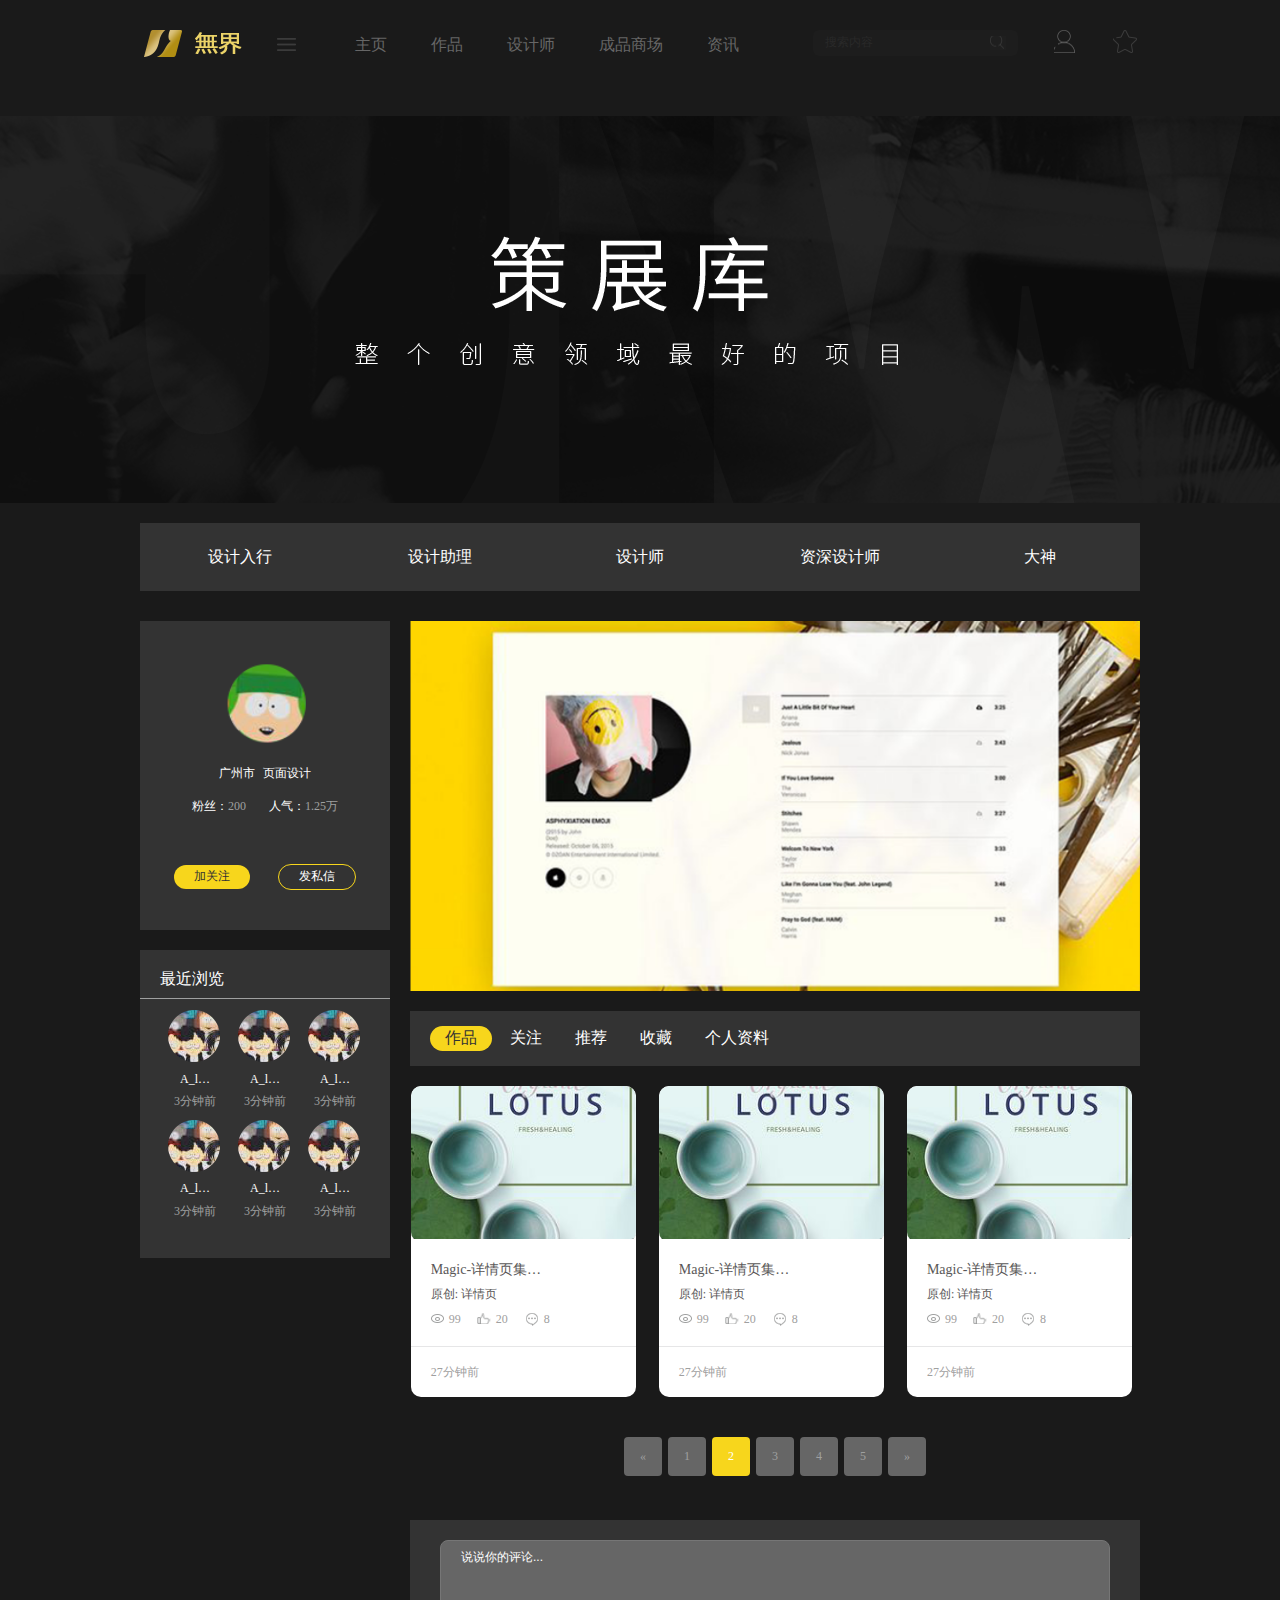
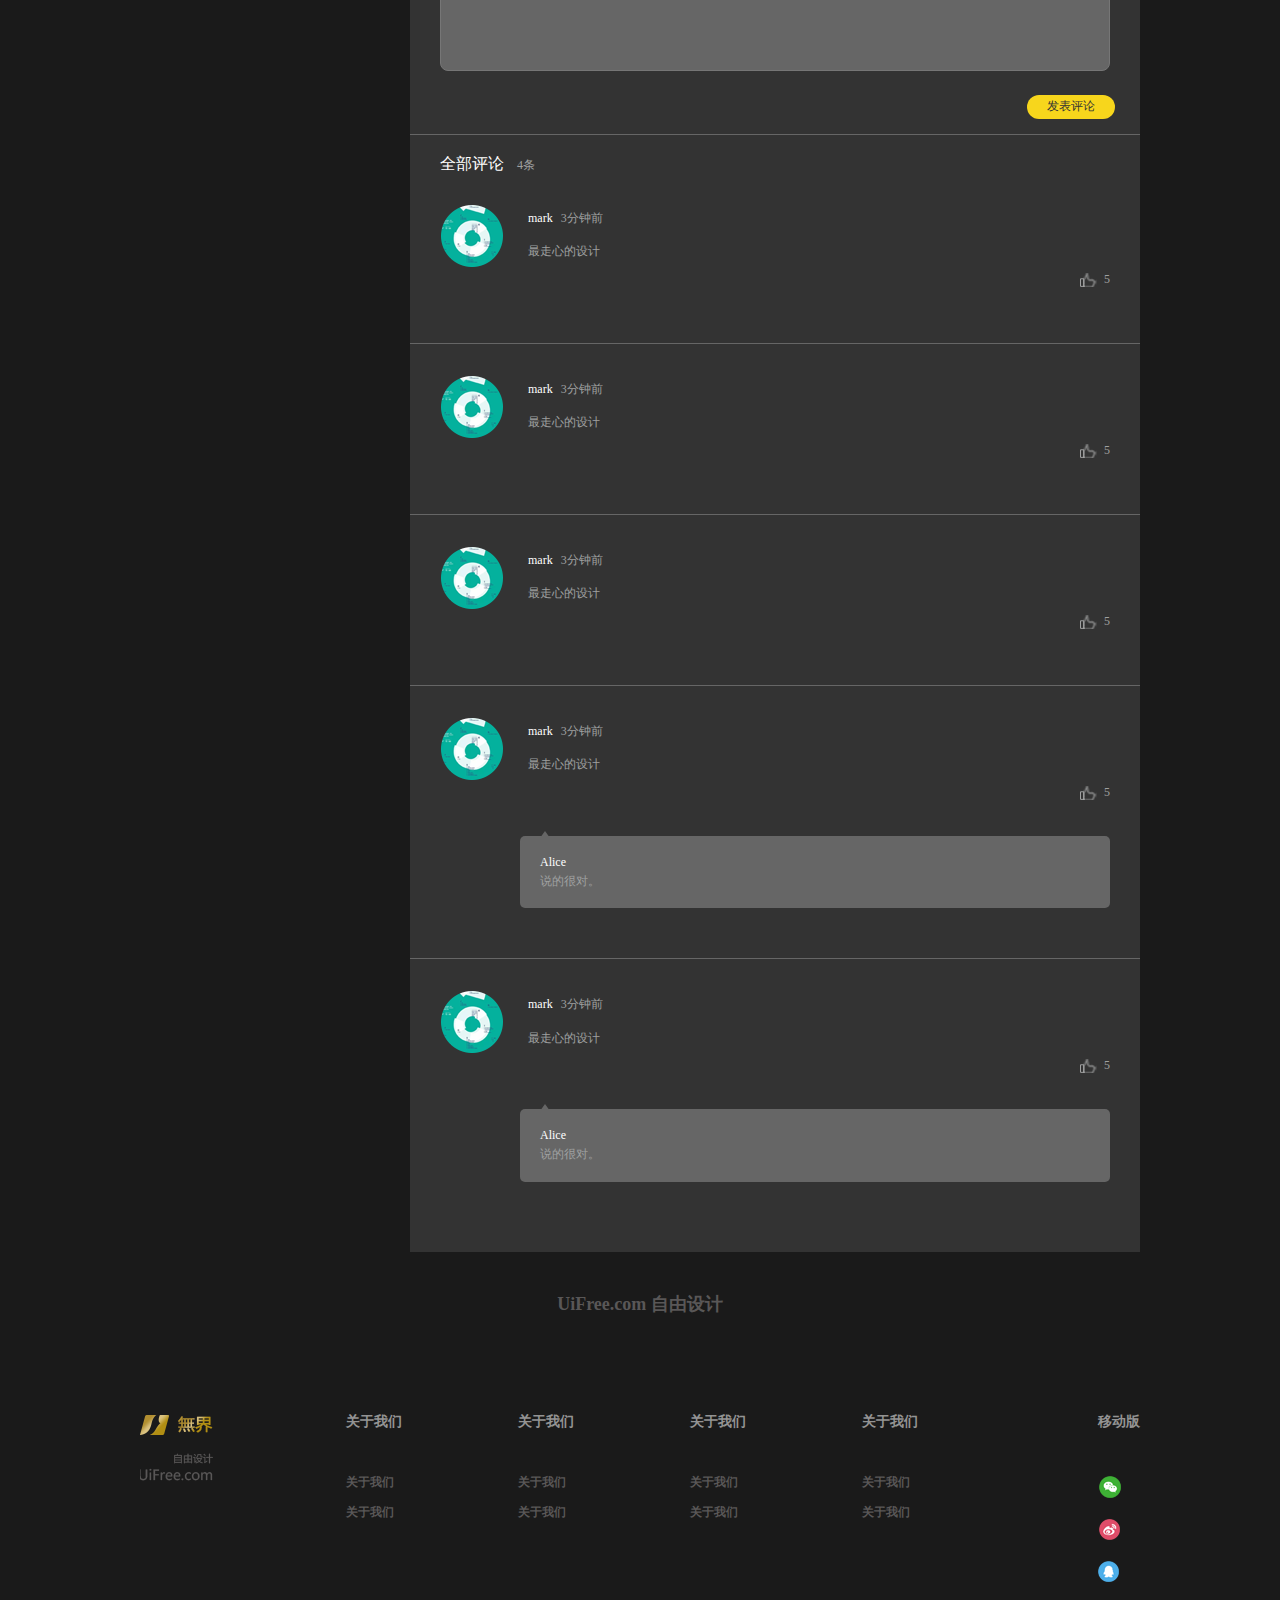
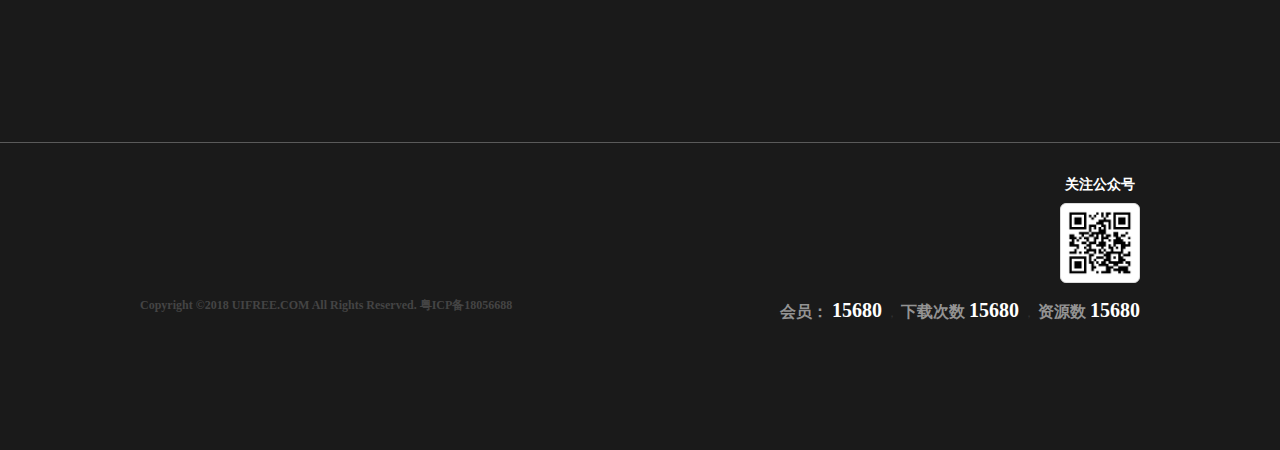
<file: personal_product.html>
<!DOCTYPE html>
<html>

<head>
    <meta charset="utf-8" />
    <title>个人中心作品</title>
    <meta name="keywords" content="" />
    <meta name="description" content="" />
    <meta name="viewport" content="width=device-width" />

    <!--S 第三方JS -->

    <!-- hotcss.js 必须在其他JS加载前加载，万不可异步加载。 -->
    <script src="js/hotcss.js"></script>

    <!--E 第三方JS -->

    <!--S全站共用样式和共用组件样式-->
    <link rel="stylesheet" href="css/common/shared.css" />
    <!--E全站共用样式和共用组件样式-->

    <!--S 独立页面样式-->
    <link rel="stylesheet" href="css/layout/personal/recommend.css" />
    <!--E 独立页面样式-->
</head>

<body>
    <!-- 头部 -->
    <div class="g-home-hd">
        <div class="cistern  f-cb">
            <!-- LOGO -->
            <div class="m-home-logo f-fl">
                <img src="images/logo.png">
            </div>
            <!-- /LOGO -->

            <!-- Menu菜单 -->
            <div class="m-home-menu f-fl">
                <a href="javascript:void(0);"><img src="images/menu.png" alt=""></a>
            </div>
            <!-- /Menu菜单 -->
            <!-- 导航 -->
            <ul class="m-home-nav f-fl">
                <li class="f-fl">
                    <a class="nav-home-title">主页</a>
                    <dl class="nav-list-box">
                        <dd><a>Banner</a></dd>
                        <dd><a>Banner</a></dd>
                        <dd><a>Banner</a></dd>
                        <dd><a>Banner</a></dd>
                    </dl>
                </li>
                <li class="f-fl">
                    <a class="nav-home-title" href="#">作品</a>
                    <dl class="nav-list-box">
                        <dd><a>Banner</a></dd>
                        <dd><a>Banner</a></dd>
                        <dd><a>Banner</a></dd>
                        <dd><a>Banner</a></dd>
                    </dl>
                </li>
                <li class="f-fl">
                    <a class="nav-home-title" href="#">设计师</a>
                    <dl class="nav-list-box">
                        <dd><a>Banner</a></dd>
                        <dd><a>Banner</a></dd>
                        <dd><a>Banner</a></dd>
                        <dd><a>Banner</a></dd>
                    </dl>
                </li>
                <li class="f-fl">
                    <a class="nav-home-title" href="#">成品商场</a>
                    <dl class="nav-list-box">
                        <dd><a>Banner</a></dd>
                        <dd><a>Banner</a></dd>
                        <dd><a>Banner</a></dd>
                        <dd><a>Banner</a></dd>
                    </dl>
                </li>
                <li class="f-fl">
                    <a class="nav-home-title" href="#">资讯</a>
                    <dl class="nav-list-box">
                        <dd><a>Banner</a></dd>
                        <dd><a>Banner</a></dd>
                        <dd><a>Banner</a></dd>
                        <dd><a>Banner</a></dd>
                    </dl>
                </li>
                <!-- 更多导航项 -->
            </ul>
            <!-- /导航 -->
            <!-- 登录 -->
            <div class="m-home-fun f-fr">
                <a class="u-Collection f-fr">
                    <img src="images/Collection.png" alt="">
                </a>
                <a class="u-personal f-fr">
                    <img src="images/personal.png" alt="">
                </a>
                <div class="u-home-saerch f-fr">
                    <input type="text" placeholder="搜索内容" id="">
                </div>
            </div>
            <!-- /登录 -->
        </div>
    </div>
    <!-- /头部 -->


    <!-- banner -->
    <div class="g-banner" style="background-image: url(images/home0000.png);">
        <div class="cistern">
            <!-- <h3></h3> -->
            <!-- <p></p> -->
        </div>
    </div>
    <!-- /banner -->

    <!-- 关注模块列-->
    <div class="p-attention-list">
        <div class="cistern">
            <ul class="f-cb">
                <li>设计入行</li>
                <li>设计助理</li>
                <li>设计师</li>
                <li>资深设计师</li>
                <li>大神</li>
            </ul>
        </div>
    </div>
    <!-- /关注模块列 -->

    <!-- 内容区 -->
    <div class="p-attention-ct">
        <div class="cistern f-cb">
            <div class="p-attention-ct-left f-tac">
                <div class="p-attention-ct-left-person">
                    <img src="images/attention-portrait.png" />
                    <span class="f-db c-mt20">
                        <span>广州市</span>
                    <span class="c-pl5">页面设计</span>
                    </span>
                    <span class="f-db c-mt20">
                        <span>粉丝：<span class="c-gray-color">200</span></span>
                    <span class="c-pl20">人气：<span class="c-gray-color">1.25万</span></span>
                    </span>
                    <span class="f-db c-mt50">
                        <span class="p-attention-ct-left-attention">加关注</span>
                    <span class="p-attention-ct-left-msg">发私信</span>
                    </span>
                </div>
                <div class="p-attention-ct-left-look c-mt20">
                    <p>最近浏览</p>
                    <ul class="f-cb">
                        <li>
                            <img src="images/attention-portrait2.png" />
                            <span class="f-db browser-name">A_little</span>
                            <span class="f-db c-gray-color">3分钟前</span>
                        </li>
                        <li>
                            <img src="images/attention-portrait2.png" />
                            <span class="f-db browser-name">A_little</span>
                            <span class="f-db c-gray-color">3分钟前</span>
                        </li>
                        <li>
                            <img src="images/attention-portrait2.png" />
                            <span class="f-db browser-name">A_little</span>
                            <span class="f-db c-gray-color">3分钟前</span>
                        </li>
                        <li>
                            <img src="images/attention-portrait2.png" />
                            <span class="f-db browser-name">A_little</span>
                            <span class="f-db c-gray-color">3分钟前</span>
                        </li>
                        <li>
                            <img src="images/attention-portrait2.png" />
                            <span class="f-db browser-name">A_little</span>
                            <span class="f-db c-gray-color">3分钟前</span>
                        </li>
                        <li>
                            <img src="images/attention-portrait2.png" />
                            <span class="f-db browser-name">A_little</span>
                            <span class="f-db c-gray-color">3分钟前</span>
                        </li>
                    </ul>
                </div>
            </div>
            <div class="p-attention-ct-right">
                <div>
                    <img class="f-db attention-rotate-img" src="images/attention-rotate.png" />
                </div>
                <div class="personal-product-list c-mt20">
                    <ul>
                        <li><span class="active">作品</span></li>
                        <li><span>关注</span></li>
                        <li><span>推荐</span></li>
                        <li><span>收藏</span></li>
                        <li><span>个人资料</span></li>
                    </ul>
                </div>
                <div class="personal-collection-content c-mt20">
                    <div class="info-link f-cb">
                        <div class="info-link-list">
                            <a href="javascript:;" class="link-img">
                                <img src="images/info-zp_03.png" />
                            </a>
                            <div class="info-link-des">
                                <div class="info-link-des-top">
                                    <h1 class="info-link-title">Magic-详情页集合Magic-详情页集合</h1>
                                    <h2 class="info-link-ftitle">原创: 详情页</h2>
                                    <div class="info-link-fun">
                                        <span class="info-link-span">
                              <img src="images/info-icon-ca_13.png"/><span>99</span>
                                        </span>
                                        <span class="info-link-span">
                              <img src="images/info-icon-ca_15.png"/><span>20</span>
                                        </span>
                                        <span class="info-link-span">
                              <img src="images/info-icon-ca_17.png"/><span>8</span>
                                        </span>
                                    </div>
                                </div>
                            </div>
                            <div class="info-link-des-tx">
                                <div class="info-link-tx">
                                    27分钟前
                                </div>
                            </div>
                        </div>
                        <div class="info-link-list">
                            <a href="javascript:;" class="link-img">
                                <img src="images/info-zp_03.png" />
                            </a>
                            <div class="info-link-des">
                                <div class="info-link-des-top">
                                    <h1 class="info-link-title">Magic-详情页集合Magic-详情页集合</h1>
                                    <h2 class="info-link-ftitle">原创: 详情页</h2>
                                    <div class="info-link-fun">
                                        <span class="info-link-span">
                              <img src="images/info-icon-ca_13.png"/><span>99</span>
                                        </span>
                                        <span class="info-link-span">
                              <img src="images/info-icon-ca_15.png"/><span>20</span>
                                        </span>
                                        <span class="info-link-span">
                              <img src="images/info-icon-ca_17.png"/><span>8</span>
                                        </span>
                                    </div>
                                </div>
                            </div>
                            <div class="info-link-des-tx">
                                <div class="info-link-tx">
                                    27分钟前
                                </div>
                            </div>
                        </div>
                        <div class="info-link-list">
                            <a href="javascript:;" class="link-img">
                                <img src="images/info-zp_03.png" />
                            </a>
                            <div class="info-link-des">
                                <div class="info-link-des-top">
                                    <h1 class="info-link-title">Magic-详情页集合Magic-详情页集合</h1>
                                    <h2 class="info-link-ftitle">原创: 详情页</h2>
                                    <div class="info-link-fun">
                                        <span class="info-link-span">
                              <img src="images/info-icon-ca_13.png"/><span>99</span>
                                        </span>
                                        <span class="info-link-span">
                              <img src="images/info-icon-ca_15.png"/><span>20</span>
                                        </span>
                                        <span class="info-link-span">
                              <img src="images/info-icon-ca_17.png"/><span>8</span>
                                        </span>
                                    </div>
                                </div>
                            </div>
                            <div class="info-link-des-tx">
                                <div class="info-link-tx">
                                    27分钟前
                                </div>
                            </div>
                        </div>
                    </div>
                </div>
                <div class="personal-product-page c-mt20">
                    <nav class="m-newest-Page">
                        <ul class="f-cb">
                            <li class="f-fl">
                                <a aria-label="Previous">
                                    <span aria-hidden="true">&laquo;</span>
                                </a>
                            </li>
                            <li class="f-fl"><a>1</a></li>
                            <li class="f-fl"><a class="active">2</a></li>
                            <li class="f-fl"><a>3</a></li>
                            <li class="f-fl"><a>4</a></li>
                            <li class="f-fl"><a>5</a></li>
                            <li class="f-fl">
                                <a aria-label="Next">
                                    <span aria-hidden="true">&raquo;</span>
                                </a>
                            </li>
                        </ul>
                    </nav>
                </div>
                <div class="personal-product-commend c-mt20">
                    <div class="commend-wrap">
                        <textarea rows="8">说说你的评论...</textarea >
                    </div>
                    <div class="f-tar c-mt20">
                        <span class="p-attention-ct-left-attention">发表评论</span>
                    </div>
                    <p class="commend-num">
                        <span>全部评论</span> <span class="c-gray-color">4条</span>
                    </p>
                    <ul>
                        <li>
                            <img src="images/attention-portrait3.png" />
                            <div class="f-ib c-pl20">
                                <span class="f-db">
                                    <span>mark</span>
                                    <span class="c-gray-color c-pl5">3分钟前</span>
                                </span>
                                <p class="c-mt20 c-gray-color">最走心的设计</p>
                            </div>
                            <div class="personal-product-commend-thumb">
                                <img src="images/attention-thumb.png" />
                                <span class="c-gray-color">5</span>
                            </div>
                        </li>
                        <li>
                            <img src="images/attention-portrait3.png" />
                            <div class="f-ib c-pl20">
                                <span class="f-db">
                                    <span>mark</span>
                                    <span class="c-gray-color c-pl5">3分钟前</span>
                                </span>
                                <p class="c-mt20 c-gray-color">最走心的设计</p>
                            </div>
                            <div class="personal-product-commend-thumb">
                                <img src="images/attention-thumb.png" />
                                <span class="c-gray-color">5</span>
                            </div>
                        </li>
                        <li>
                            <img src="images/attention-portrait3.png" />
                            <div class="f-ib c-pl20">
                                <span class="f-db">
                                    <span>mark</span>
                                    <span class="c-gray-color c-pl5">3分钟前</span>
                                </span>
                                <p class="c-mt20 c-gray-color">最走心的设计</p>
                            </div>
                            <div class="personal-product-commend-thumb">
                                <img src="images/attention-thumb.png" />
                                <span class="c-gray-color">5</span>
                            </div>
                        </li>
                        <li>
                            <img src="images/attention-portrait3.png" />
                            <div class="f-ib c-pl20">
                                <span class="f-db">
                                    <span>mark</span>
                                    <span class="c-gray-color c-pl5">3分钟前</span>
                                </span>
                                <p class="c-mt20 c-gray-color">最走心的设计</p>
                            </div>
                            <div class="personal-product-commend-thumb">
                                <img src="images/attention-thumb.png" />
                                <span class="c-gray-color">5</span>
                            </div>
                            <div class="personal-product-commend-reply">
                                <span>Alice</span>
                                <p class="c-gray-color">
                                    说的很对。
                                </p>
                            </div>
                        </li>
                        <li>
                            <img src="images/attention-portrait3.png" />
                            <div class="f-ib c-pl20">
                                <span class="f-db">
                                    <span>mark</span>
                                    <span class="c-gray-color c-pl5">3分钟前</span>
                                </span>
                                <p class="c-mt20 c-gray-color">最走心的设计</p>
                            </div>
                            <div class="personal-product-commend-thumb">
                                <img src="images/attention-thumb.png" />
                                <span class="c-gray-color">5</span>
                            </div>
                            <div class="personal-product-commend-reply">
                                <span>Alice</span>
                                <p class="c-gray-color">
                                    说的很对。
                                </p>
                            </div>
                        </li>
                    </ul>
                </div>
            </div>
        </div>
    </div>
    <!-- /内容区 -->

    <!-- 底部 -->
    <footer class="ft-home">
      <h1 class="ft-home-UiFree">UiFree.com 自由设计</h1>

      <div class="ft-home-ct ">
        <div class="cistern f-cb ">
          <div class="ft-home-introduce f-fl">
            <img src="images/introduce.png" alt="">
          </div>
          <div class="ft-home-nav-box f-cb f-fl">
            <dl class="ft-nav f-fl">
              <dt>
                <a>关于我们</a>
              </dt>
              <dd>
                <a>关于我们</a>
              </dd>
              <dd>
                <a>关于我们</a>
              </dd>
            </dl>
            <dl class="ft-nav f-fl">
              <dt>
                <a>关于我们</a>
              </dt>
              <dd>
                <a>关于我们</a>
              </dd>
              <dd>
                <a>关于我们</a>
              </dd>
            </dl>
            <dl class="ft-nav f-fl">
              <dt>
                <a>关于我们</a>
              </dt>
              <dd>
                <a>关于我们</a>
              </dd>
              <dd>
                <a>关于我们</a>
              </dd>
            </dl>
            <dl class="ft-nav f-fl">
              <dt>
                <a>关于我们</a>
              </dt>
              <dd>
                <a>关于我们</a>
              </dd>
              <dd>
                <a>关于我们</a>
              </dd>
            </dl>

          </div>
          <div class="ft-home-move ft-home-nav-box f-fr">

            <dl class="ft-nav" style="padding: 0px;">
              <dt>
                <a>移动版</a>
              </dt>
              <dd>
                <a><img src="images/weixin.png" alt="微信"></a>
              </dd>
              <dd>
                <a><img src="images/weibo.png" alt="微博"></a>
              </dd>
              <dd>
                <a><img src="images/qq_01.png" alt="QQ"></a>
              </dd>
            </dl>
          </div>
        </div>
      </div>
      <!-- 横线 -->
      <!-- <div class="cistern"> -->
      <i style="display: block; height: 1px; background: #5a5a5a;margin-top:100px; "></i>
      <!-- </div> -->
      <!-- /横线 -->
      <div class="ft-home-copyright">
        <div class="cistern f-cb">
          <div class=" f-cb">

            <!-- 社交 -->
            <div class="ft-home-share-box f-fr">
              <h3>关注公众号</h3>
              <div class="ft-share-img">
                <img src="images/qq.png">
              </div>
            </div>
            <!-- /社交 -->
          </div>
          <div class="ft-home-copyright-text f-fl">
            Copyright ©2018 UIFREE.COM All Rights Reserved. 粤ICP备18056688
          </div>
          <div class="ft-home-Info f-fr">
                    <span>
                        会员：
                        <font>15680</font>
                    </span>，
                    <span>
                        下载次数
                        <font>15680</font>
                    </span>，
                    <span>
                        资源数
                        <font>15680</font>
                    </span>
          </div>
        </div>
      </div>
    </footer>
    <!-- /底部 -->
</body>

</html>
</file>
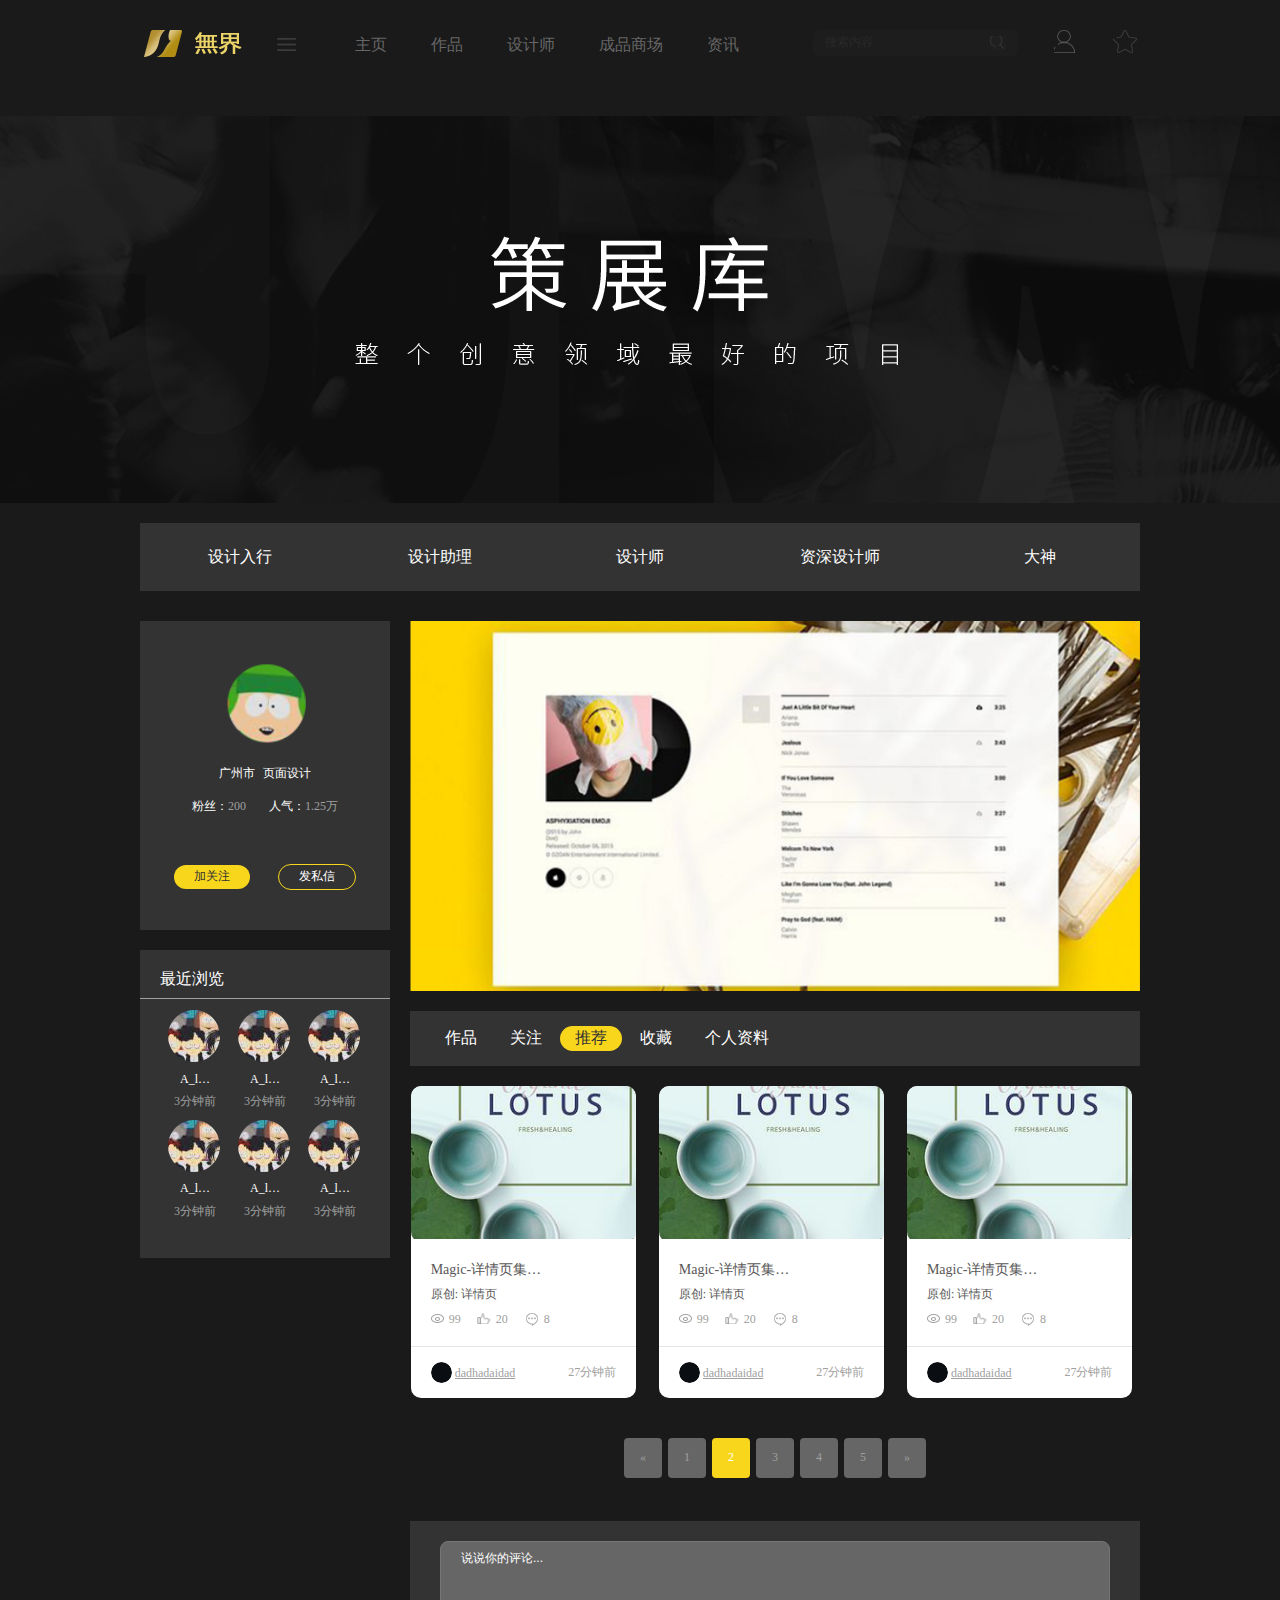
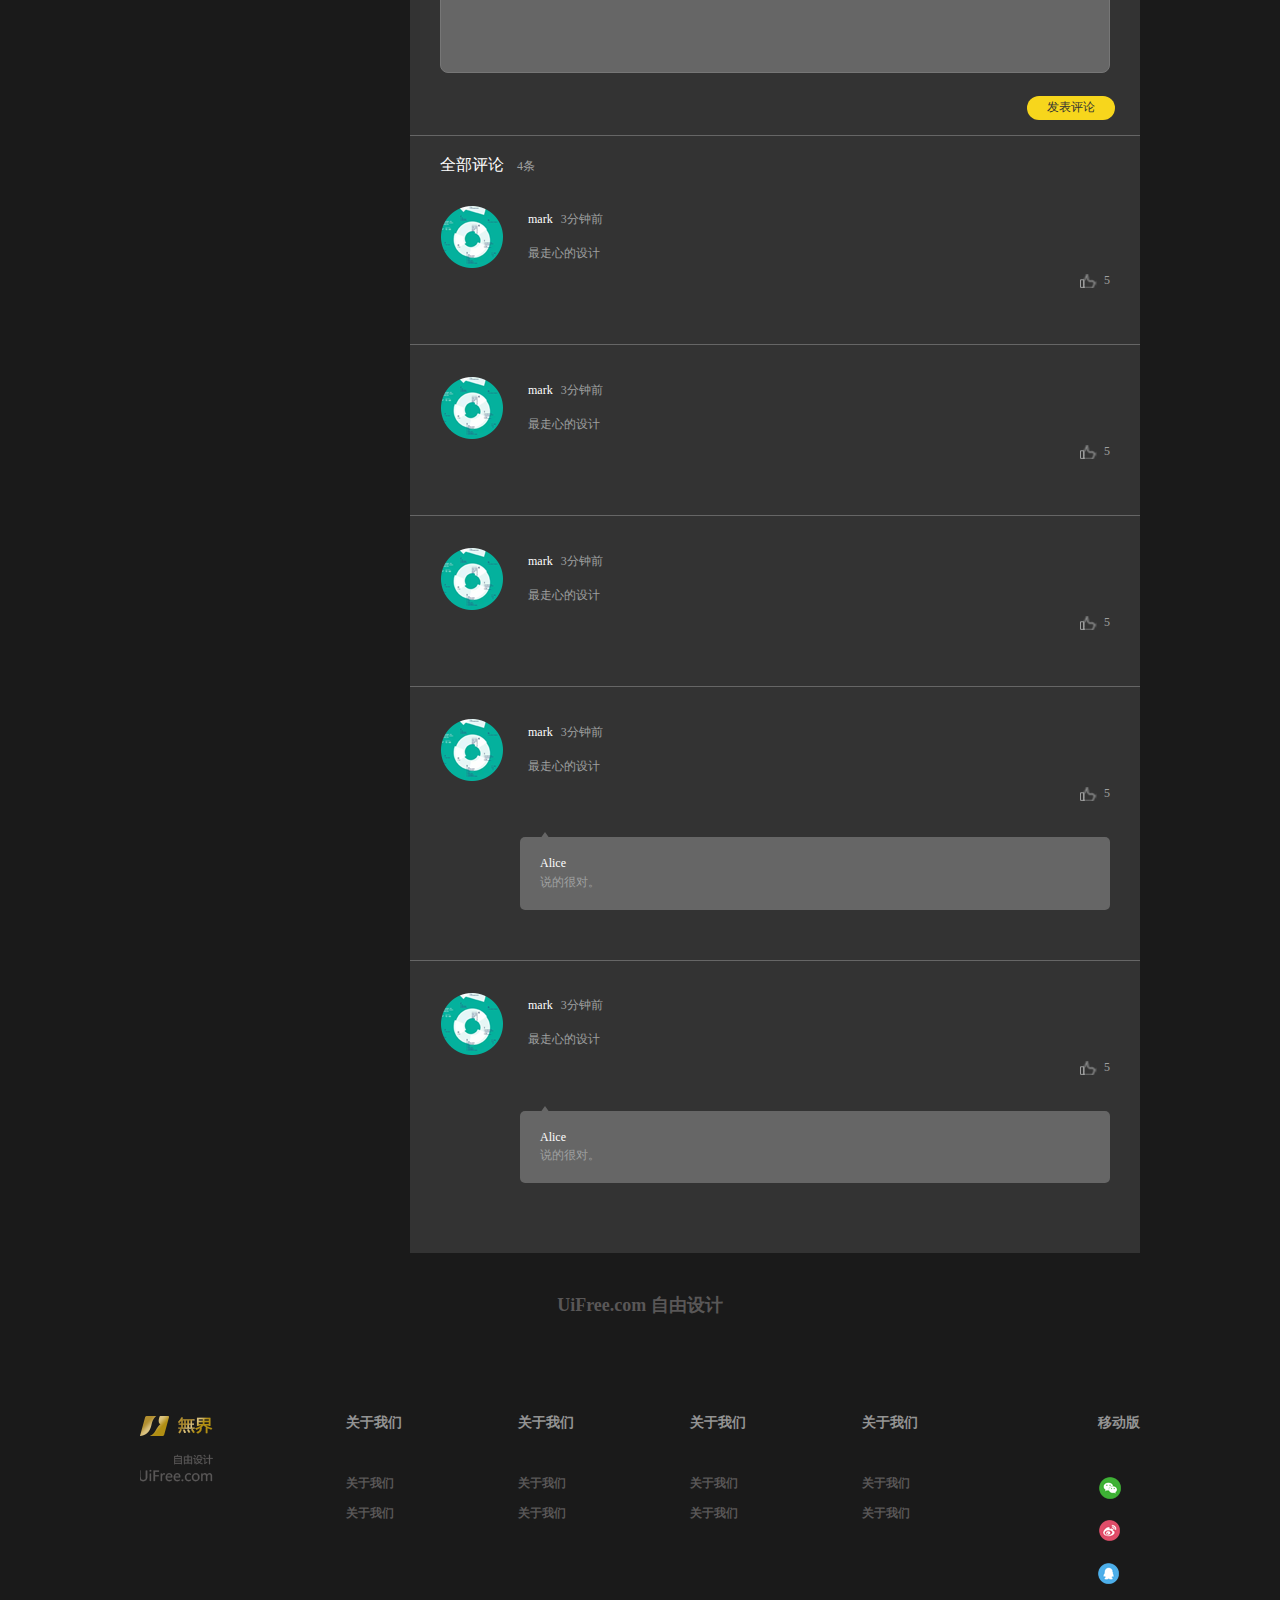
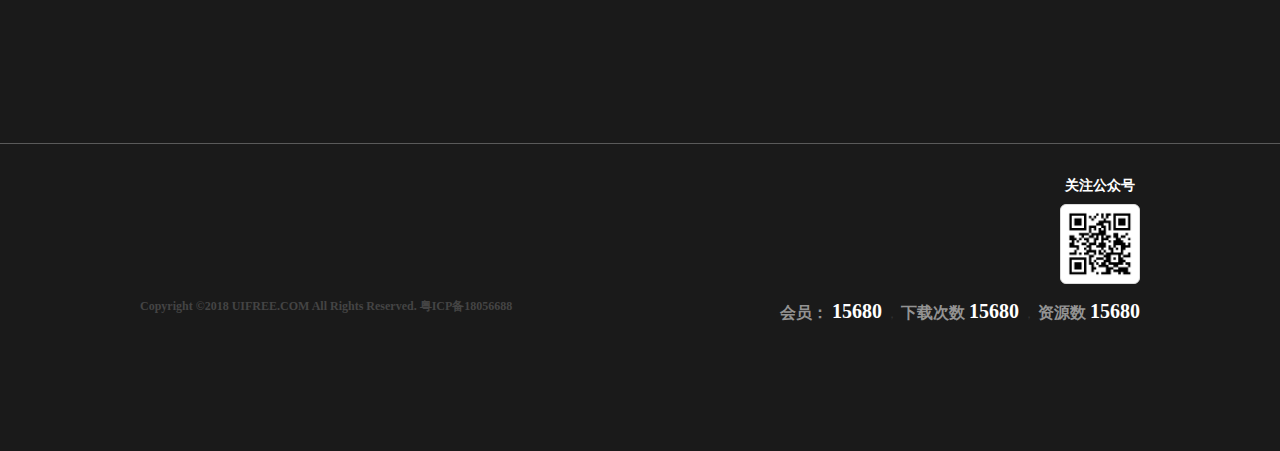
<file: personal_recommend.html>
<!DOCTYPE html>
<html>

<head>
    <meta charset="utf-8" />
    <title>个人中心推荐</title>
    <meta name="keywords" content="" />
    <meta name="description" content="" />
    <meta name="viewport" content="width=device-width" />

    <!--S 第三方JS -->

    <!-- hotcss.js 必须在其他JS加载前加载，万不可异步加载。 -->
    <script src="js/hotcss.js"></script>

    <!--E 第三方JS -->

    <!--S全站共用样式和共用组件样式-->
    <link rel="stylesheet" href="css/common/shared.css" />
    <!--E全站共用样式和共用组件样式-->

    <!--S 独立页面样式-->
    <link rel="stylesheet" href="css/layout/personal/recommend.css" />
    <!--E 独立页面样式-->
</head>

<body>
    <!-- 头部 -->
    <div class="g-home-hd">
        <div class="cistern  f-cb">
            <!-- LOGO -->
            <div class="m-home-logo f-fl">
                <img src="images/logo.png">
            </div>
            <!-- /LOGO -->

            <!-- Menu菜单 -->
            <div class="m-home-menu f-fl">
                <a href="javascript:void(0);"><img src="images/menu.png" alt=""></a>
            </div>
            <!-- /Menu菜单 -->
            <!-- 导航 -->
            <ul class="m-home-nav f-fl">
                <li class="f-fl">
                    <a class="nav-home-title">主页</a>
                    <dl class="nav-list-box">
                        <dd><a>Banner</a></dd>
                        <dd><a>Banner</a></dd>
                        <dd><a>Banner</a></dd>
                        <dd><a>Banner</a></dd>
                    </dl>
                </li>
                <li class="f-fl">
                    <a class="nav-home-title" href="#">作品</a>
                    <dl class="nav-list-box">
                        <dd><a>Banner</a></dd>
                        <dd><a>Banner</a></dd>
                        <dd><a>Banner</a></dd>
                        <dd><a>Banner</a></dd>
                    </dl>
                </li>
                <li class="f-fl">
                    <a class="nav-home-title" href="#">设计师</a>
                    <dl class="nav-list-box">
                        <dd><a>Banner</a></dd>
                        <dd><a>Banner</a></dd>
                        <dd><a>Banner</a></dd>
                        <dd><a>Banner</a></dd>
                    </dl>
                </li>
                <li class="f-fl">
                    <a class="nav-home-title" href="#">成品商场</a>
                    <dl class="nav-list-box">
                        <dd><a>Banner</a></dd>
                        <dd><a>Banner</a></dd>
                        <dd><a>Banner</a></dd>
                        <dd><a>Banner</a></dd>
                    </dl>
                </li>
                <li class="f-fl">
                    <a class="nav-home-title" href="#">资讯</a>
                    <dl class="nav-list-box">
                        <dd><a>Banner</a></dd>
                        <dd><a>Banner</a></dd>
                        <dd><a>Banner</a></dd>
                        <dd><a>Banner</a></dd>
                    </dl>
                </li>
                <!-- 更多导航项 -->
            </ul>
            <!-- /导航 -->
            <!-- 登录 -->
            <div class="m-home-fun f-fr">
                <a class="u-Collection f-fr">
                    <img src="images/Collection.png" alt="">
                </a>
                <a class="u-personal f-fr">
                    <img src="images/personal.png" alt="">
                </a>
                <div class="u-home-saerch f-fr">
                    <input type="text" placeholder="搜索内容" id="">
                </div>
            </div>
            <!-- /登录 -->
        </div>
    </div>
    <!-- /头部 -->


    <!-- banner -->
    <div class="g-banner" style="background-image: url(images/home0000.png);">
        <div class="cistern">
            <!-- <h3></h3> -->
            <!-- <p></p> -->
        </div>
    </div>
    <!-- /banner -->

    <!-- 关注模块列-->
    <div class="p-attention-list">
        <div class="cistern">
            <ul class="f-cb">
                <li>设计入行</li>
                <li>设计助理</li>
                <li>设计师</li>
                <li>资深设计师</li>
                <li>大神</li>
            </ul>
        </div>
    </div>
    <!-- /关注模块列 -->

    <!-- 内容区 -->
    <div class="p-attention-ct">
        <div class="cistern f-cb">
            <div class="p-attention-ct-left f-tac">
                <div class="p-attention-ct-left-person">
                    <img src="images/attention-portrait.png" />
                    <span class="f-db c-mt20">
                        <span>广州市</span>
                    <span class="c-pl5">页面设计</span>
                    </span>
                    <span class="f-db c-mt20">
                        <span>粉丝：<span class="c-gray-color">200</span></span>
                    <span class="c-pl20">人气：<span class="c-gray-color">1.25万</span></span>
                    </span>
                    <span class="f-db c-mt50">
                        <span class="p-attention-ct-left-attention">加关注</span>
                    <span class="p-attention-ct-left-msg">发私信</span>
                    </span>
                </div>
                <div class="p-attention-ct-left-look c-mt20">
                    <p>最近浏览</p>
                    <ul class="f-cb">
                        <li>
                            <img src="images/attention-portrait2.png" />
                            <span class="f-db browser-name">A_little</span>
                            <span class="f-db c-gray-color">3分钟前</span>
                        </li>
                        <li>
                            <img src="images/attention-portrait2.png" />
                            <span class="f-db browser-name">A_little</span>
                            <span class="f-db c-gray-color">3分钟前</span>
                        </li>
                        <li>
                            <img src="images/attention-portrait2.png" />
                            <span class="f-db browser-name">A_little</span>
                            <span class="f-db c-gray-color">3分钟前</span>
                        </li>
                        <li>
                            <img src="images/attention-portrait2.png" />
                            <span class="f-db browser-name">A_little</span>
                            <span class="f-db c-gray-color">3分钟前</span>
                        </li>
                        <li>
                            <img src="images/attention-portrait2.png" />
                            <span class="f-db browser-name">A_little</span>
                            <span class="f-db c-gray-color">3分钟前</span>
                        </li>
                        <li>
                            <img src="images/attention-portrait2.png" />
                            <span class="f-db browser-name">A_little</span>
                            <span class="f-db c-gray-color">3分钟前</span>
                        </li>
                    </ul>
                </div>
            </div>
            <div class="p-attention-ct-right">
                <div>
                    <img class="f-db attention-rotate-img" src="images/attention-rotate.png" />
                </div>
                <div class="personal-product-list c-mt20">
                    <ul>
                        <li><span>作品</span></li>
                        <li><span>关注</span></li>
                        <li><span class="active">推荐</span></li>
                        <li><span>收藏</span></li>
                        <li><span>个人资料</span></li>
                    </ul>
                </div>
                <div class="personal-collection-content c-mt20">
                    <div class="info-link f-cb">
                        <div class="info-link-list">
                            <a href="javascript:;" class="link-img">
                                <img src="images/info-zp_03.png" />
                            </a>
                            <div class="info-link-des">
                                <div class="info-link-des-top">
                                    <h1 class="info-link-title">Magic-详情页集合Magic-详情页集合</h1>
                                    <h2 class="info-link-ftitle">原创: 详情页</h2>
                                    <div class="info-link-fun">
                                        <span class="info-link-span">
                              <img src="images/info-icon-ca_13.png"/><span>99</span>
                                        </span>
                                        <span class="info-link-span">
                              <img src="images/info-icon-ca_15.png"/><span>20</span>
                                        </span>
                                        <span class="info-link-span">
                              <img src="images/info-icon-ca_17.png"/><span>8</span>
                                        </span>
                                    </div>
                                </div>
                            </div>
                            <div class="info-link-des-tx">
                                <div class="info-link-tx">
                                    <img src="images/info-bt-tx_13.png" />
                                    <span>dadhadaidad</span>
                                </div>
                                <div class="info-link-time">
                                    27分钟前
                                </div>
                            </div>
                        </div>
                        <div class="info-link-list">
                            <a href="javascript:;" class="link-img">
                                <img src="images/info-zp_03.png" />
                            </a>
                            <div class="info-link-des">
                                <div class="info-link-des-top">
                                    <h1 class="info-link-title">Magic-详情页集合Magic-详情页集合</h1>
                                    <h2 class="info-link-ftitle">原创: 详情页</h2>
                                    <div class="info-link-fun">
                                        <span class="info-link-span">
                              <img src="images/info-icon-ca_13.png"/><span>99</span>
                                        </span>
                                        <span class="info-link-span">
                              <img src="images/info-icon-ca_15.png"/><span>20</span>
                                        </span>
                                        <span class="info-link-span">
                              <img src="images/info-icon-ca_17.png"/><span>8</span>
                                        </span>
                                    </div>
                                </div>
                            </div>
                            <div class="info-link-des-tx">
                                <div class="info-link-tx">
                                    <img src="images/info-bt-tx_13.png" />
                                    <span>dadhadaidad</span>
                                </div>
                                <div class="info-link-time">
                                    27分钟前
                                </div>
                            </div>
                        </div>
                        <div class="info-link-list">
                            <a href="javascript:;" class="link-img">
                                <img src="images/info-zp_03.png" />
                            </a>
                            <div class="info-link-des">
                                <div class="info-link-des-top">
                                    <h1 class="info-link-title">Magic-详情页集合Magic-详情页集合</h1>
                                    <h2 class="info-link-ftitle">原创: 详情页</h2>
                                    <div class="info-link-fun">
                                        <span class="info-link-span">
                              <img src="images/info-icon-ca_13.png"/><span>99</span>
                                        </span>
                                        <span class="info-link-span">
                              <img src="images/info-icon-ca_15.png"/><span>20</span>
                                        </span>
                                        <span class="info-link-span">
                              <img src="images/info-icon-ca_17.png"/><span>8</span>
                                        </span>
                                    </div>
                                </div>
                            </div>
                            <div class="info-link-des-tx">
                                <div class="info-link-tx">
                                    <img src="images/info-bt-tx_13.png" />
                                    <span>dadhadaidad</span>
                                </div>
                                <div class="info-link-time">
                                    27分钟前
                                </div>
                            </div>
                        </div>
                    </div>
                </div>
                <div class="personal-product-page c-mt20">
                    <nav class="m-newest-Page">
                        <ul class="f-cb">
                            <li class="f-fl">
                                <a aria-label="Previous">
                                    <span aria-hidden="true">&laquo;</span>
                                </a>
                            </li>
                            <li class="f-fl"><a>1</a></li>
                            <li class="f-fl"><a class="active">2</a></li>
                            <li class="f-fl"><a>3</a></li>
                            <li class="f-fl"><a>4</a></li>
                            <li class="f-fl"><a>5</a></li>
                            <li class="f-fl">
                                <a aria-label="Next">
                                    <span aria-hidden="true">&raquo;</span>
                                </a>
                            </li>
                        </ul>
                    </nav>
                </div>
                <div class="personal-product-commend c-mt20">
                    <div class="commend-wrap">
                        <textarea rows="8">说说你的评论...</textarea >
                    </div>
                    <div class="f-tar c-mt20">
                        <span class="p-attention-ct-left-attention">发表评论</span>
                    </div>
                    <p class="commend-num">
                        <span>全部评论</span> <span class="c-gray-color">4条</span>
                    </p>
                    <ul>
                        <li>
                            <img src="images/attention-portrait3.png" />
                            <div class="f-ib c-pl20">
                                <span class="f-db">
                                    <span>mark</span>
                                    <span class="c-gray-color c-pl5">3分钟前</span>
                                </span>
                                <p class="c-mt20 c-gray-color">最走心的设计</p>
                            </div>
                            <div class="personal-product-commend-thumb">
                                <img src="images/attention-thumb.png" />
                                <span class="c-gray-color">5</span>
                            </div>
                        </li>
                        <li>
                            <img src="images/attention-portrait3.png" />
                            <div class="f-ib c-pl20">
                                <span class="f-db">
                                    <span>mark</span>
                                    <span class="c-gray-color c-pl5">3分钟前</span>
                                </span>
                                <p class="c-mt20 c-gray-color">最走心的设计</p>
                            </div>
                            <div class="personal-product-commend-thumb">
                                <img src="images/attention-thumb.png" />
                                <span class="c-gray-color">5</span>
                            </div>
                        </li>
                        <li>
                            <img src="images/attention-portrait3.png" />
                            <div class="f-ib c-pl20">
                                <span class="f-db">
                                    <span>mark</span>
                                    <span class="c-gray-color c-pl5">3分钟前</span>
                                </span>
                                <p class="c-mt20 c-gray-color">最走心的设计</p>
                            </div>
                            <div class="personal-product-commend-thumb">
                                <img src="images/attention-thumb.png" />
                                <span class="c-gray-color">5</span>
                            </div>
                        </li>
                        <li>
                            <img src="images/attention-portrait3.png" />
                            <div class="f-ib c-pl20">
                                <span class="f-db">
                                    <span>mark</span>
                                    <span class="c-gray-color c-pl5">3分钟前</span>
                                </span>
                                <p class="c-mt20 c-gray-color">最走心的设计</p>
                            </div>
                            <div class="personal-product-commend-thumb">
                                <img src="images/attention-thumb.png" />
                                <span class="c-gray-color">5</span>
                            </div>
                            <div class="personal-product-commend-reply">
                                <span>Alice</span>
                                <p class="c-gray-color">
                                    说的很对。
                                </p>
                            </div>
                        </li>
                        <li>
                            <img src="images/attention-portrait3.png" />
                            <div class="f-ib c-pl20">
                                <span class="f-db">
                                    <span>mark</span>
                                    <span class="c-gray-color c-pl5">3分钟前</span>
                                </span>
                                <p class="c-mt20 c-gray-color">最走心的设计</p>
                            </div>
                            <div class="personal-product-commend-thumb">
                                <img src="images/attention-thumb.png" />
                                <span class="c-gray-color">5</span>
                            </div>
                            <div class="personal-product-commend-reply">
                                <span>Alice</span>
                                <p class="c-gray-color">
                                    说的很对。
                                </p>
                            </div>
                        </li>
                    </ul>
                </div>
            </div>
        </div>
    </div>
    <!-- /内容区 -->

    <!-- 底部 -->
    <footer class="ft-home">
      <h1 class="ft-home-UiFree">UiFree.com 自由设计</h1>

      <div class="ft-home-ct ">
        <div class="cistern f-cb ">
          <div class="ft-home-introduce f-fl">
            <img src="images/introduce.png" alt="">
          </div>
          <div class="ft-home-nav-box f-cb f-fl">
            <dl class="ft-nav f-fl">
              <dt>
                <a>关于我们</a>
              </dt>
              <dd>
                <a>关于我们</a>
              </dd>
              <dd>
                <a>关于我们</a>
              </dd>
            </dl>
            <dl class="ft-nav f-fl">
              <dt>
                <a>关于我们</a>
              </dt>
              <dd>
                <a>关于我们</a>
              </dd>
              <dd>
                <a>关于我们</a>
              </dd>
            </dl>
            <dl class="ft-nav f-fl">
              <dt>
                <a>关于我们</a>
              </dt>
              <dd>
                <a>关于我们</a>
              </dd>
              <dd>
                <a>关于我们</a>
              </dd>
            </dl>
            <dl class="ft-nav f-fl">
              <dt>
                <a>关于我们</a>
              </dt>
              <dd>
                <a>关于我们</a>
              </dd>
              <dd>
                <a>关于我们</a>
              </dd>
            </dl>

          </div>
          <div class="ft-home-move ft-home-nav-box f-fr">

            <dl class="ft-nav" style="padding: 0px;">
              <dt>
                <a>移动版</a>
              </dt>
              <dd>
                <a><img src="images/weixin.png" alt="微信"></a>
              </dd>
              <dd>
                <a><img src="images/weibo.png" alt="微博"></a>
              </dd>
              <dd>
                <a><img src="images/qq_01.png" alt="QQ"></a>
              </dd>
            </dl>
          </div>
        </div>
      </div>
      <!-- 横线 -->
      <!-- <div class="cistern"> -->
      <i style="display: block; height: 1px; background: #5a5a5a;margin-top:100px; "></i>
      <!-- </div> -->
      <!-- /横线 -->
      <div class="ft-home-copyright">
        <div class="cistern f-cb">
          <div class=" f-cb">

            <!-- 社交 -->
            <div class="ft-home-share-box f-fr">
              <h3>关注公众号</h3>
              <div class="ft-share-img">
                <img src="images/qq.png">
              </div>
            </div>
            <!-- /社交 -->
          </div>
          <div class="ft-home-copyright-text f-fl">
            Copyright ©2018 UIFREE.COM All Rights Reserved. 粤ICP备18056688
          </div>
          <div class="ft-home-Info f-fr">
                    <span>
                        会员：
                        <font>15680</font>
                    </span>，
                    <span>
                        下载次数
                        <font>15680</font>
                    </span>，
                    <span>
                        资源数
                        <font>15680</font>
                    </span>
          </div>
        </div>
      </div>
    </footer>
    <!-- /底部 -->
</body>

</html>
</file>
<file: css/common/shared.css>
/*
    css规范
    全站共用样式包括：网站头部、网站尾部、banner样式、共用样式、选择语言
    插件样式放在：插件共用样式里
    每个页面样式必须使用如下样式包裹起来:
    --------------------------------------------------- ==S statistics-page-1 ------------------------------------------------------------
    样式
    --------------------------------------------------- ==E statistics-page-1 ------------------------------------------------------------
*/


/*--------------------------------------------------- S 重置样式 ------------------------------------------------------------*/

html,
body,
h1,
h2,
h3,
h4,
h5,
h6,
div,
dl,
dt,
dd,
ul,
ol,
li,
p,
blockquote,
pre,
hr,
figure,
table,
caption,
th,
td,
form,
fieldset,
legend,
input,
button,
textarea,
menu {
    margin: 0;
    padding: 0;
}

header,
footer,
section,
article,
aside,
nav,
hgroup,
address,
figure,
figcaption,
menu,
details {
    display: block;
}

table {
    border-collapse: collapse;
    border-spacing: 0;
}

caption,
th {
    text-align: left;
    font-weight: normal;
}

html,
body,
fieldset,
img,
iframe,
abbr {
    border: 0;
}

i,
cite,
em,
var,
address,
dfn {
    font-style: normal;
}

[hidefocus],
summary {
    outline: 0;
}

li {
    list-style: none;
}

h1,
h2,
h3,
h4,
h5,
h6,
small {
    font-size: 100%;
}

sup,
sub {
    font-size: 83%;
}

pre,
code,
kbd,
samp {
    font-family: inherit;
}

q:before,
q:after {
    content: none;
}

textarea {
    overflow: auto;
    resize: none;
}

label,
summary {
    cursor: default;
}

a,
button {
    cursor: pointer;
}

h1,
h2,
h3,
h4,
h5,
h6,
em,
strong,
b {
    font-weight: bold;
}

del,
ins,
u,
s,
a,
a:hover {
    text-decoration: none;
}

body,
textarea,
input,
button,
select,
keygen,
legend {
    font: 12px/1.14 arial, \5b8b\4f53;
    color: #333;
    outline: 0;
}

body {
    background: #1a1a1a;
    font-family: microsoft yahei;
}

a,
a:hover {
    color: #333;
}


/*--------------------------------------------------- E 重置样式 ------------------------------------------------------------*/


/*--------------------------------------------------- S 功能样式 ------------------------------------------------------------*/

.f-cb:after,
.f-cbli li:after {
    display: block;
    clear: both;
    visibility: hidden;
    height: 0;
    overflow: hidden;
    content: ".";
}

.f-cb,
.f-cbli li {
    zoom: 1;
}

.f-ib {
    display: inline-block;
    *display: inline;
    *zoom: 1;
}

.f-dn {
    display: none;
}

.f-db {
    display: block;
}

.f-fl {
    float: left;
}

.f-fr {
    float: right;
}

.f-pr {
    position: relative;
}

.f-prz {
    position: relative;
    zoom: 1;
}

.f-oh {
    overflow: hidden;
}

.f-ff0 {
    font-family: arial, \5b8b\4f53;
}

.f-ff1 {
    font-family: "Microsoft YaHei", \5fae\8f6f\96c5\9ed1, arial, \5b8b\4f53;
}

.f-fs1 {
    font-size: 12px;
}

.f-fs2 {
    font-size: 14px;
}

.f-fwn {
    font-weight: normal;
}

.f-fwb {
    font-weight: bold;
}

.f-tal {
    text-align: left;
}

.f-tac {
    text-align: center;
}

.f-tar {
    text-align: right;
}

.f-taj {
    text-align: justify;
    text-justify: inter-ideograph;
}

.f-vam,
.f-vama * {
    vertical-align: middle;
}

.f-wsn {
    word-wrap: normal;
    white-space: nowrap;
}

.f-pre {
    overflow: hidden;
    text-align: left;
    white-space: pre-wrap;
    word-wrap: break-word;
    word-break: break-all;
}

.f-wwb {
    white-space: normal;
    word-wrap: break-word;
    word-break: break-all;
}

.f-ti {
    overflow: hidden;
    text-indent: -30000px;
}

.f-ti2 {
    text-indent: 2em;
}

.f-lhn {
    line-height: normal;
}

.f-tdu,
.f-tdu:hover {
    text-decoration: underline;
}

.f-tdn,
.f-tdn:hover {
    text-decoration: none;
}

.f-toe {
    overflow: hidden;
    word-wrap: normal;
    white-space: nowrap;
    text-overflow: ellipsis;
}

.f-csp {
    cursor: pointer;
}

.f-csd {
    cursor: default;
}

.f-csh {
    cursor: help;
}

.f-csm {
    cursor: move;
}

.f-usn {
    -webkit-user-select: none;
    -moz-user-select: none;
    -ms-user-select: none;
    -o-user-select: none;
    user-select: none;
}


/*--------------------------------------------------- E 功能样式 ------------------------------------------------------------*/


/*==S common */

footer {
    display: block
}

.cistern {
    max-width: 1000px;
    margin: auto;
}


/*==E common */


/* S 头部 */

.g-banner {
    min-height: 387px;
    margin: 20px 0px;
    background-repeat: no-repeat;
    background-position: center;
}

.g-home-hd {
    width: 100%;
    padding: 30px 0px;
    position: relative;
    z-index: 102;
    top: 0;
    left: 0;
}

.g-home-hd a {
    color: #666;
}

.g-home-hd .m-home-nav li {
    position: relative;
}

.g-home-hd .m-home-nav .nav-list-box a {
    font-size: 16px;
    color: #999;
    padding: 6px;
    display: inline-block;
}

.g-home-hd .m-home-nav .nav-list-box {
    width: 128px;
    margin-top: 2px;
    position: absolute;
    left: 0;
    background: #151515;
    padding: 14px 0px;
    display: none;
}

.g-home-hd .m-home-nav li .nav-home-title {
    font-size: 16px;
    padding: 6px 22px;
    display: block;
}

.g-home-hd .m-home-nav li:hover {
    border: 1px solid #343434;
    border-radius: 6px;
}

.g-home-hd .m-home-nav li:hover .nav-list-box {
    display: block
}

.g-home-hd .m-home-fun {}

.g-home-hd .m-home-fun a {
    padding-left: 36px;
}

.g-home-hd .m-home-fun .u-home-saerch {
    background: #1d1d1d;
    padding: 6px 12px;
    border-radius: 6px;
}

.g-home-hd .m-home-fun .u-home-saerch input {
    padding-right: 26px;
    outline: none;
    border: none;
    -webkit-appearance: none;
    border-radius: 0;
    background: none;
    background: url(../../images/search.png)no-repeat center right;
}

.g-home-hd .m-home-fun .u-home-saerch input::-webkit-input-placeholder {
    color: #292929;
}

.g-home-hd .m-home-fun .u-home-saerch input::-moz-placeholder {
    /* Mozilla Firefox 19+ */
    color: #292929;
}

.g-home-hd .m-home-fun .u-home-saerch input:-moz-placeholder {
    /* Mozilla Firefox 4 to 18 */
    color: #292929;
}

.g-home-hd .m-home-fun .u-home-saerch input:-ms-input-placeholder {
    /* Internet Explorer 10-11 */
    color: #292929;
}

.g-home-hd .m-home-login {}

.m-home-menu {
    padding: 6px 32px;
}


/* E 头部 */


/* S 底部 */

.ft-home {
    display: block;
    background: #1a1a1a;
}

.ft-home .ft-home-introduce {
    padding-top: 44px;
    padding-right: 70px;
}

.ft-home .ft-home-nav-box {
    padding: 32px 0px;
}

.ft-home .ft-home-UiFree {
    color: #595757;
    font-size: 18px;
    text-align: center;
    padding: 42px 0px;
    background: #1a1a1a;
}

.ft-home .ft-home-ct .ft-home-nav-box .ft-nav {
    padding: 0px 58px;
}

.ft-home .ft-home-ct .ft-home-nav-box .ft-nav dt {
    padding: 12px 0px 38px 0px;
}

.ft-home .ft-home-ct .ft-home-nav-box .ft-nav dt a {
    font-size: 14px;
    color: #939393;
    font-weight: bold;
}

.ft-home .ft-home-ct .ft-home-nav-box .ft-nav dd {
    padding: 8px 0px;
}

.ft-home .ft-home-ct .ft-home-nav-box .ft-nav dd a {
    font-size: 12px;
    color: #595757;
    font-weight: bold;
}

.ft-home-ct {
    padding: 14px 0px;
}


/* =S 二维码 */

.ft-home-share-box {
    padding-top: 34px;
    padding-bottom: 16px;
    text-align: center;
}

.ft-home .ft-home-share-box h3 {
    font-size: 14px;
    color: #fff;
    font-weight: bold;
    margin-bottom: 10px;
}

.ft-home .ft-home-share-box .ft-share-img {
    width: 66px;
    height: 66px;
    border: 1px solid #dbdbdb;
    border-radius: 6px;
    padding: 6px;
    background: #fff;
}

.ft-home .ft-home-share-box img {
    width: 100%;
    border-radius: 6px;
}


/* =E 二维码 */


/* =S 版权 */

.ft-home-copyright {
    padding-bottom: 128px;
}

.ft-home-copyright .ft-home-copyright-text {
    font-size: 12px;
    color: #444;
    font-weight: bold;
}

.ft-home-copyright .ft-home-Info span {
    color: #939393;
    font-size: 16px;
    font-weight: bold;
}

.ft-home-copyright .ft-home-Info span font {
    color: #fff;
    font-size: 20px;
}


/* =E 版权 */


/* E 底部 */


/* S 栅格化设计方案 */

.col {
    width: 50%;
    float: left;
}

@media (min-width:768px) {
    .col {
        width: 33.33333%;
    }
}

@media (min-width:1024px) and (max-width: 1366px) {
    .col {
        width: 25%;
    }
}

@media (min-width:1920px) {
    .col {
        width: 20%;
    }
}

@media (min-width:2560px) {
    .col {
        width: 16.66666%;
    }
}


/* E 栅格化设计方案 */
</file>
<file: css/layout/index/index.css>
.row {
    margin: 0px -10px;
}


/* S 首页推荐 */

.g-home-recommend .g-home-recommend-item {
    padding-top: 14px;
    padding-bottom: 24px;
}

.g-home-recommend .item-box {
    text-align: center;
    margin: 0px 10px;
}

.g-home-recommend .item-box img {
    width: 100%;
}

.g-home-recommend .g-home-recommend-box .m-recommend-info {
    padding-top: 36px;
}

.g-home-recommend .g-home-recommend-box .m-recommend-info .u-recommend-info-ad-homeText {
    font-size: 16px;
    color: #f7d61c;
    font-weight: bold;
    margin-right: 6px;
}

.g-home-recommend .g-home-recommend-box .m-recommend-info .u-recommend-info-ad a {
    padding-left: 24px;
    font-size: 14px;
    color: #595757;
    background: url(../../../images/news.png) no-repeat left;
    display: inline-block;
}


/* .g-home-recommend .g-home-recommend-box .m-recommend-info .u-recommend-info-btn span {
    font-size: 14px;
    color: #595757;
} */

.g-home-recommend .g-home-recommend-box .m-recommend-info .u-recommend-info-btn a {
    padding: 8px 18px;
    margin-left: 20px;
    background: #f7d61c;
    color: #000;
    border-radius: 36px;
    font-size: 14px;
}


/* E 首页推荐 */


/* S 内容区 */

.g-home-ct .g-home-ct-box {
    margin-top: 10px;
    margin-bottom: 80px;
}


/* =S 索引关键词 */

.g-home-ct .g-home-ct-box .m-keyword {
    text-align: center;
    padding-top: 38px;
    padding-bottom: 30px;
}

.g-home-ct .g-home-ct-box .m-keyword a {
    font-size: 18px;
    color: #fff;
    font-weight: 600;
    padding: 0px 20px;
    border-right: 1px solid #333;
}

.g-home-ct .g-home-ct-box .m-keyword a:last-child {
    border-right: none;
}

.g-home-ct .g-home-ct-box .m-keyword .active {
    color: #f7d61c;
}


/* =E 索引关键词 */


/* =S 最新内容 */


/* .m-newest-list {
    width: 25%;
    margin-bottom: 20px;
} */

.m-newest .item-box {
    margin: 0px 10px;
    margin-bottom: 20px;
    background: #fff;
    border-radius: 6px;
}

.m-newest .newest-img {
    border-radius: 6px;
}

.m-newest .newest-img img {
    width: 100%;
}

.m-newest .newest-details {
    padding-left: 20px;
    padding-right: 16px;
}

.m-newest .newest-details p {
    padding: 10px 0px;
    overflow: hidden;
    text-overflow: ellipsis;
    white-space: nowrap;
    vertical-align: middle;
    font-size: 12px;
}

.m-newest .m-newest-details-stats {
    margin: 10px 0px;
}

.browse_h {
    background: url(../../../images/info-icon-ca_13.png) no-repeat left;
    padding-left: 20px;
    padding-right: 12px;
    color: #9fa0a0;
}

.browse {
    background: url(../../../images/newest01.png) no-repeat left;
    padding-left: 20px;
    padding-right: 12px;
    color: #9fa0a0;
}

.fabulous {
    background: url(../../../images/newest02.png) no-repeat left;
    padding-left: 20px;
    padding-right: 12px;
    color: #9fa0a0;
}

.comment {
    background: url(../../../images/newest03.png) no-repeat left;
    padding-left: 20px;
    padding-right: 12px;
    color: #9fa0a0;
}

.focus {
    background: url(../../../images/newest04.png) no-repeat left;
    padding-left: 20px;
    padding-right: 12px;
    color: #9fa0a0;
}

.m-newest .m-newest-details-user {
    margin-left: -20px;
    margin-right: -16px;
    padding: 12px 16px 12px 20px;
    border-top: 1px solid #dbdbdb;
}

.m-newest .m-newest-details-user .user-info img {
    width: 26px;
    border-radius: 20px;
}

.m-newest .m-newest-details-user .user-info span {
    width: 70px;
    padding: 6px 0px 6px 8px;
    color: #9fa0a0;
    display: inline-block;
    overflow: hidden;
    text-overflow: ellipsis;
    white-space: nowrap;
    vertical-align: middle;
    font-size: 12px;
    text-decoration: underline;
}

.m-newest .m-newest-details-user .user-time {
    font-size: 12px;
    color: #9fa0a0;
    padding: 6px 0px 6px 8px;
}

.g-home-ct .m-newest .m-newest-Page {
    text-align: center;
    padding-top: 20px;
    padding-bottom: 50px;
}

.g-home-ct .m-newest .m-newest-Page ul {
    display: inline-block;
}

.Previous,
.Next {
    background: none !important;
}

.g-home-ct .m-newest .m-newest-Page ul li a {
    padding: 13px 16px;
    background: #666666;
    margin: 0px 3px;
    border-radius: 4px;
    display: inline-block;
    font-size: 12px;
    color: #9fa0a0;
}

.g-home-ct .m-newest .m-newest-Page ul li .active {
    background: #f7d61c;
    color: #000;
}


/* =E 最新内容 */


/* =S 编辑精选 */

.g-home-ct .m-editor {}

.g-home-ct-tt {
    padding: 38px 0px 40px 0px;
}

.g-home-ct-tt h2 {
    font-size: 16px;
    color: #fff;
    font-weight: bold;
}

.g-home-ct-tt a {
    font-size: 14px;
    color: #f7d61c;
}


/* =E 编辑精选 */


/* =S 推荐设计师 */

.m-designer .designer-bg {
    height: 420px;
    background-repeat: no-repeat;
    position: relative;
    margin: 0px 10px;
    margin-bottom: 20px;
}

.m-designer .designer-info {
    position: absolute;
    bottom: 0;
    left: 0;
    right: 0;
    padding-left: 18px;
    padding-bottom: 34px;
}

.m-designer .designer-info p {
    color: #fff;
    font-size: 16px;
}

.designer-info-stats {
    padding-top: 22px;
}

.designer-info-stats a {
    color: #fff;
    font-size: 16px;
}


/* =E 推荐设计师 */


/* =S 推荐文章 */

.m-article .article-first {
    width: 40%;
    height: 396px;
    margin: 2px 0px;
}

.m-article .article-first-text {
    text-align: center;
}

.m-article .article-first .article-modal {
    width: 196px;
    height: 198px;
    background: #bfadad;
}

.m-article .article-sm .article-modal {
    width: 100%;
    height: 198px;
    background: #bfadad;
}

.m-article .article-first-rankings {
    padding: 20px 22px 50px 22px;
    color: #fff;
    z-index: 20;
}

.m-article .article-first-rankings span {
    font-size: 35.19px;
    border-bottom: 1px solid #dbdbdb;
}

.m-article .article-first-rankings p {
    width: 134px;
    font-size: 13.2px;
    margin-top: 12px;
    margin-bottom: 20px;
}

.m-article .article-first-rankings a {
    color: #fff;
}

.m-article .article-first-text h1 {
    padding-top: 164px;
    font-size: 0.8462633451957297rem;
    color: #fff;
}

.m-article .article-sm {
    width: 20%;
    height: 396px;
    margin: 2px 0px;
    position: relative;
}

.m-article .article-sm .article-sm-ng {
    width: 100%;
    height: 198px;
    background-repeat: no-repeat;
    background-size: 100% 100%;
}

.op-04 {
    opacity: 0.4;
}

.op-1 {
    opacity: 1;
}

.ab-tr {
    position: absolute;
    top: 0;
    right: 0;
}

.ab-bootom {
    position: absolute;
    bottom: 0;
}

.m-article .article-ct {
    margin: -4px;
}

.m-article .article-first .article-box {
    height: 100%;
    margin: 0px 2px;
    background-repeat: no-repeat;
    background-size: 100% 100%;
    position: relative;
}

.m-article .article-sm .article-box {
    height: 100%;
    margin: 0px 2px;
    position: relative;
}


/* =E 推荐文章 */


/* =S 合作机构 */

.g-home-ct .m-cooperation .m-cooperation-item {
    height: 110px;
    border-radius: 6px;
    margin: 20px 10px;
    border: 1px solid #fff;
    text-align: center;
}

.g-home-ct .m-cooperation .m-cooperation-item img {
    width: 98px;
    height: 68px;
    margin-top: 22px;
}


/* =E 合作机构 */


/* =S 友情链接 */


/* =E 友情链接 */


/* E 内容区 */

@media (min-width:768px) {
    .m-designer .col {
        width: 33.33333%;
    }
}

@media (min-width:1024px) and (max-width: 1366px) {
    .m-designer .col {
        width: 20%;
    }
}

@media (min-width:1920px) {
    .m-designer .col {
        width: 16.66666%;
    }
}

@media (min-width:2560px) {
    .m-designer .col {
        width: 12.5555555%;
    }
}
</file>
<file: css/layout/creative/creative.css>
.c-mr60{
	margin-right: 60px !important;
}
.c-mr10{
	margin-right: 10px !important;
}
.c-pt30{
	padding-top: 30px !important;
}
.c-plr15{
	padding: 0 15px;
}
.fc-white{
	color: #fff !important;
}
.m-creative-top{
	overflow: hidden;
	line-height: 100px;
}
.m-creative-top .m-creativeTieleL{
	float: left;
	font-size: 22px;
	color: #fff;
	font-weight: 500;
}
.m-creative-top .m-creativeQiShu{
	font-size: 14px;
	color: #999;
}
.m-creative-top .m-creativeQiShu span{
	color: #f7d61c;
	font-size: 22px;
	font-weight: bold;
	padding: 0 2px;
}
.m-creative-top .m-creativeTime{
	font-size: 14px;
	color: #666;
}
.m-creative-top .m-creativeTime span{
	display: block;
	padding-top: 4px;
}
.m-creative-top .m-creative-btn{
	cursor: pointer;
	font-size: 14px;
	color: #999;
}
.m-creative-top .m-creative-btn img{
	vertical-align: middle;
	padding: 0 15px;
}

.m-creativeList{
	padding:30px 0;
	background: #333;
	clear: both;
	overflow: hidden;
	margin-bottom: 10px;
}
.m-creativeList:last-child{
	margin-bottom: 0;
}
.m-creativeList-l,.m-creativeList-c,.m-creativeList-r{
	float: left;
	height: 210px;
	position: relative;
	
}
.m-creativeList-l{
	display: table;
	width: 127px;
}
.m-creativeList-l .m-creative-pm{
	display: table-cell;
    vertical-align: middle;
    text-align: center;
    font-size: 19px;
    color: #f7d61c;
}
.m-creativeList-l .m-creative-pm h1{
	margin-bottom: 10px;
}
.m-creativeList-c{
	width: 280px;
	border-radius: 10px;
	overflow: hidden;
}
.m-creativeList-c img{
	width: 100%;
	height: 100%;
}
.m-creativeList-r{
	float: none;
	margin-left: 437px;
	margin-right: 20px;
}
.m-creativeList-r .m-creativeList-rTiele{
	font-size: 27px;
	color: #fff;
	font-weight: normal;
}
.m-creativeList-r .m-creativeList-rTxt,.m-creativeList-rIcon{
	margin-top: 15px;
	font-size: 12px;
	color: #999;
}
.m-creativeList-rIcon span{
	padding-right: 15px;
}
.m-creativeList-rIcon img{
	vertical-align: middle;
}
.m-creativeList-rInfo{
	margin-top: 25px;
}
.m-rInfo-imgBox{
	line-height: 50px;
	font-size: 14px;
	color: #999;
}
.m-rInfo-imgBox img{
	vertical-align: middle;
}
.m-rInfo-imgBox .m-rInfo-img{
	width: 40px;
	height: 40px;
	border-radius: 100%;
}
.m-rInfo-imgBox  .m-rInfo-icon{
	margin-right: 10px;
}
.m-rInfo-btn{
    line-height: 50px;
}
.u-rinfo-btn{
	width: 87px;
	text-align: center;
	border: none;
	line-height: 33px;
	background: #333;
	color: #666;
	border: 1px solid #666;
	border-radius: 5px;
}
.u-rinfo-btnFill{
	width: 80px;
	line-height: 35px;
	border: none;
	text-align: center;
	background: #f7d61c;
	color: #212121;
	border-radius: 5px;
}
.m-creativeList-rules{
	margin: 150px 0;
}
.m-creativeList-rules{
	font-size: 14px;
	color: #999;
}
.m-creativeList-rules .m-rules-tit{
	padding:  0 50px;
	font-weight: normal;
}
.m-creativeList-rules .m-rules-txt{
	margin:  30px 50px 30px 67px;
	font-weight: normal;
	line-height: 16px;
}
</file>
<file: css/layout/info/info.css>
/* S 字体颜色 */

.fc-orgin {
    color: #f7d61c !important;
}


/* E 字体颜色 */


/* S 广告 */

.g-info-hot {
    width: 100%;
    height: auto;
    margin: 40px 0 20px;
}

.g-info-hot img {
    display: block;
    width: 100%;
}


/* E 广告*/


/* S 内容  */

.c-mt20 {
    margin-top: 20px;
}

.c-mt10 {
    margin-top: 10px;
}

.c-ml20 {
    margin-left: 20px;
}

.c-ml40 {
    margin-left: 40px;
}

.c-mb20 {
    margin-bottom: 20px;
}

.c-mt50 {
    margin-top: 50px;
}

.c-mr25 {
    margin-right: 25px;
}

.g-info-container {
    margin: 20px 0;
}

.g-info-container .g-title {
    padding: 40px;
    background: #333;
    color: #999;
    font-size: 14px;
}

.g-info-container .g-content {
    height: auto;
}

.g-info-container .g-content img {
    width: 100%;
}

.info-title-fl {
    float: left;
}

.info-title-fl .title {
    font-size: 22px;
    color: #fff;
    font-weight: normal;
}

.info-title-fl .status {
    margin: 16px 0;
}

.info-title-fl .status span {
    display: inline-block;
    line-height: 20px;
    margin-left: 13px;
}

.info-title-fl .status span:first-child {
    margin-left: 0;
    margin-right: 24px;
}

.info-title-fl .status span img {
    vertical-align: middle;
    margin-right: 5px;
}

.g-info-container .g-fd-top,
.g-info-container .g-fd-bt {
    background: #333;
    color: #fff;
}

.g-info-container .g-fd-top {
    padding: 47px 40px;
    border-bottom: 4px solid #1a1a1a;
}

.g-info-container .g-fd-bt {
    padding: 0 40px;
}

.g-info-container .g-fd-bt {
    line-height: 75px;
}

.info-title-fr {
    float: right;
}

.info-title-img {
    width: 86px;
    height: 86px;
}

.info-title-img img {
    display: block;
    width: 100%;
    height: 100%;
}

.p-attention-ct-left-attention,
.p-attention-ct-left-msg {
    cursor: pointer;
}

.p-attention-ct-left-attention {
    background-color: #F7D61C;
    padding: 5px 20px;
    border-radius: 13px;
    display: inline-block;
    color: #333;
}

.p-attention-ct-left-msg {
    border: 1px solid #F7D61C;
    padding: 5px 20px;
    border-radius: 13px;
    display: inline-block;
    color: #fff;
}

.info-fd-top {
    font-size: 14px;
    line-height: 55px;
    color: #fff;
}

.u-share-btn {
    display: inline-block;
    margin-left: 17px;
}

.u-share-btn img {
    vertical-align: middle;
}

.u-praise-btn {
    display: block;
    width: 108px;
    padding: 7px 0 10px;
    border-radius: 20px;
    background: #f7d61c;
    font-size: 12px;
    color: #fff;
}

.u-praise-btn p {
    margin-top: 6px;
}

.u-fun-btn {
    display: inline-block;
    width: 98px;
    height: 30px;
    border: 1px solid #f7d61c;
    border-radius: 5px;
    line-height: 30px;
    vertical-align: middle;
    text-align: center;
    color: #fff;
    font-size: 14px;
}

.u-fun-btn:hover {
    color: #fff;
}

.u-fun-btn img {
    margin-right: 4px;
    vertical-align: middle;
}

.u-fun-btn-borno {
    border: none;
}


/* E 内容 */


/* S 信息 */

.p-attention-ct {
    margin-top: 30px;
    color: #fff;
}


/* S 信息区左侧 */

.p-attention-ct .p-attention-ct-left {
    float: left;
    width: 25%;
    text-align: center;
    box-sizing: border-box;
}

.p-attention-ct-left-person {
    padding: 40px 0;
    background-color: #333;
}

.p-attention-ct-left-look {
    padding: 20px 0 40px 0;
    background-color: #333;
}

.p-attention-ct-left-look p {
    font-size: 16px;
    border-bottom: 1px solid #9fa0a0;
    text-align: left;
    padding-bottom: 10px;
    padding-left: 20px;
}

.p-attention-ct-left-look ul {
    padding: 0 20px;
}

.p-attention-ct-left-look ul li {
    float: left;
    width: 33.33%;
    display: inline-block;
    text-align: center;
    box-sizing: border-box;
    margin-top: 10px;
}

.p-attention-ct-left-look .browser-name {
    display: inline-block;
    padding: 5px 0 5px 0;
    width: 30px;
    overflow: hidden;
    white-space: nowrap;
    text-overflow: ellipsis;
}


/* E 信息区左侧 */


/* S 信息区右侧 */

.p-attention-ct .p-attention-ct-right {
    float: left;
    width: 75%;
    text-align: center;
    box-sizing: border-box;
    padding-left: 20px;
}

.attention-rotate-img {
    max-width: 100%;
}

.personal-product-list {
    text-align: left;
    background-color: #333;
    padding-left: 20px;
}

.personal-product-list ul li {
    display: inline-block;
    font-size: 16px;
    padding: 15px 0;
}

.personal-product-list ul li span {
    cursor: pointer;
    padding: 3px 15px;
    display: inline-block;
}

.personal-product-list ul li span:hover {
    background-color: #F7D61C;
    color: #333;
    padding: 3px 15px;
    border-radius: 13px;
}

.personal-product-content {
    background-color: #333;
    padding: 20px;
}

.personal-product-content .p-attention-ct-left-attention {
    margin-right: 5px;
}

.personal-product-content .p-attention-ct-left-attention,
.personal-product-content .p-attention-ct-left-msg {
    padding: 4px 10px;
}

.personal-product-content-portrait {
    width: 12%;
    box-sizing: border-box;
    float: left;
}

.personal-product-content ul li {
    margin-bottom: 20px;
}

.personal-product-content ul li:last-of-type {
    margin-bottom: 0;
}

.personal-product-content ul li div {
    width: 22%;
    float: left;
    box-sizing: border-box;
}

.personal-product-sight img,
.personal-product-sight span {
    vertical-align: middle;
}

.personal-product-fan-name {
    font-size: 16px;
}

.personal-product-fan-num {
    padding: 10px 0;
}

.personal-product-content ul li div img {
    max-width: 90%;
}

.personal-product-page .m-newest-Page {
    text-align: center;
    padding-top: 20px;
    padding-bottom: 50px;
}

.personal-product-page .m-newest-Page ul {
    display: inline-block;
}

.personal-product-page .m-newest-Page ul li a {
    padding: 13px 16px;
    background: #666;
    margin: 0px 3px;
    border-radius: 4px;
    display: inline-block;
    font-size: 12px;
    color: #9fa0a0;
}

.personal-product-page .m-newest-Page ul li .active {
    background: #F7D61C;
    color: #fff;
}

.personal-product-commend {
    padding-top: 20px;
    background-color: #333;
}

.commend-wrap textarea {
    width: 100%;
    background-color: #666;
    border-radius: 8px;
    color: #fff;
    padding: 10px 20px;
    box-sizing: border-box;
}

.personal-product-commend .commend-wrap {
    padding: 0 30px;
}

.personal-product-commend .commend-num {
    text-align: left;
    border-top: 1px solid #666;
    padding: 20px 30px 0;
    margin-top: 15px;
}

.personal-product-commend .commend-num span:first-of-type {
    font-size: 16px;
    padding-right: 10px;
}

.personal-product-commend ul li {
    text-align: left;
    padding: 30px 30px 50px;
    border-bottom: 1px solid #666;
}

.personal-product-commend ul li:last-of-type {
    border-bottom: none;
}

.personal-product-commend ul li img,
.personal-product-commend ul li div {
    vertical-align: middle;
}

.personal-product-commend-thumb {
    text-align: right;
}

.personal-product-commend-reply:before {
    content: "";
    height: 0;
    position: absolute;
    left: 20px;
    top: -5px;
    border-left: 5px solid transparent;
    border-right: 5px solid transparent;
    border-bottom: 7px solid #666;
}

.personal-product-commend-reply {
    position: relative;
    padding: 20px;
    margin-left: 80px;
    margin-top: 30px;
    background-color: #666;
    border-radius: 5px;
}

.personal-product-commend-reply p {
    margin-top: 5px;
}


/**S 个人信息**/

.info-tab-title {
    font-size: 16px;
    text-align: left;
}

.info-tab-title span {
    margin-right: 30px;
}

.info-tab-show {
    text-align: left;
    margin: 20px 0 20px -3%;
}

.info-tab-show a {
    display: inline-block;
    width: 30%;
    margin-left: 3%;
    border-radius: 10px;
    overflow: hidden;
}

.info-tab-show a img {
    width: 100%;
}


/**E 个人信息**/


/**S 猜你喜欢**/

.info-link {
    text-align: left;
    margin: 20px 0 20px -3%;
}

.info-link .info-link-list {
    float: left;
    width: 30%;
    overflow: hidden;
    margin-left: 3%;
    border-radius: 10px;
    background: #fff;
}

.link-img {
    display: block;
    width: 100%;
    height: auto;
    border-radius: 10px;
    overflow: hidden;
}

.link-img img {
    width: 100%;
}

.info-link-des {
    margin: 20px 20px 0 20px;
    position: relative;
}

.info-link-des-top {
    width: 65%;
    text-align: left;
}

.info-link-des-top .info-link-title,
.info-link-des-top .info-link-ftitle {
    font-weight: normal;
    color: #595757;
}

.info-link-des-top .info-link-title {
    overflow: hidden;
    text-overflow: ellipsis;
    white-space: nowrap;
    font-size: 14px;
    margin-bottom: 10px;
}

.info-link-des-top .info-link-ftitle {
    font-size: 12px;
}

.info-link-des-top .info-link-fun {
    color: #9fa0a0;
    font-size: 12px;
    line-height: 13px;
}

.info-link-des-top .info-link-fun {
    margin-right: -13px;
    padding: 20px 0;
}

.info-link-des-top .info-link-fun span {
    margin-right: 13px;
}

.info-link-des-top .info-link-fun img {
    vertical-align: middle;
}

.info-link-des-tx {
    padding: 0 20px;
    border-top: 1px solid #e6e6e7;
    line-height: 50px;
}

.info-link-des-tx .info-link-tx,
.info-link-des-tx .info-link-time {
    display: inline-block;
    color: #9fa0a0;
}

.info-link-des-tx .info-link-tx {
    float: left;
}

.info-link-des-tx .info-link-tx img {
    width: 21px;
    height: 21px;
    vertical-align: middle;
    border-radius: 100%;
}

.info-link-des-tx .info-link-tx span {
    display: inline-block;
    width: 70px;
    overflow: hidden;
    text-overflow: ellipsis;
    white-space: nowrap;
    vertical-align: middle;
    font-size: 12px;
    text-decoration: underline;
}

.info-link-des-tx .info-link-time {
    float: right;
}


/**E 猜你喜欢**/
</file>
<file: css/layout/list/list.css>
/****列标***/
.c-mr20{
	margin-right: 20px !important;
}
.g-list-nav{
	margin-top: 60px;
}
div.select-container{
	text-align: center;
	font-size: 18px;
	color: #fff;
}

div.select-container .select{
	width: 107px;
	padding-right: 26px;
	border: 1px solid #666;
	height: 37px;
	line-height: 37px;
	border-radius: 5px;
	background: url(../../../images/sselect-jt.png) no-repeat 107px center;
	cursor: pointer;
}
div.select-container .option{
	display: none;
	width: 133px;
	border: 1px solid #666;
	border-radius: 5px;
}
div.select-container .option li{
	height: 37px;
	line-height: 37px;
	cursor: pointer;
}
.u-list-btn{
	display: block;
	width: 136px;
	height: 40px;
	line-height: 40px;
	text-align: center;
	color: #000;
	font-size: 18px;
	font-weight: 500;
	background: #f7d61c;
	border: none;
	border-radius: 10px;
}
.g-list-container{
	margin-top: 35px;
}
.m-list-box ul{
	overflow: hidden;
	margin-right: -18px;
}
.m-list-box ul li{
	float: left;
	width: 236px;
	height: auto;
	margin-right: 18px;
	margin-bottom: 10px;
	border-radius: 5px;
	background: #fff;
	overflow: hidden;
}
.m-list-box ul li  .m-list-boxImg{
	width: 100%;
	height: 180px;
}
.m-list-box ul li .m-list-boxImg img{
	width: 100%;
	height: 100%;
}
.info-link-des {
    margin: 20px 20px 0 20px;
    position: relative;
}


.info-link-des-top {
    width: 65%;
    text-align: left;
}

.info-link-des-top .info-link-title,
.info-link-des-top .info-link-ftitle {
    font-weight: normal;
    color: #595757;
}

.info-link-des-top .info-link-title {
    overflow: hidden;
    text-overflow: ellipsis;
    white-space: nowrap;
    font-size: 14px;
    margin-bottom: 10px;
}

.info-link-des-top .info-link-ftitle {
    font-size: 12px;
}

.info-link-des-top .info-link-fun {
    color: #9fa0a0;
    font-size: 12px;
    line-height: 13px;
}

.info-link-des-top .info-link-fun {
    margin-right: -13px;
    padding: 20px 0;
}

.info-link-des-top .info-link-fun span {
    margin-right: 13px;
}

.info-link-des-top .info-link-fun img {
    vertical-align: middle;
}

.info-link-des-tx {
    padding: 0 20px;
    border-top: 1px solid #e6e6e7;
    line-height: 50px;
}

.info-link-des-tx .info-link-tx,
.info-link-des-tx .info-link-time {
    display: inline-block;
    color: #9fa0a0;
}

.info-link-des-tx .info-link-tx {
    float: left;
}

.info-link-des-tx .info-link-tx img {
    width: 21px;
    height: 21px;
    vertical-align: middle;
    border-radius: 100%;
}

.info-link-des-tx .info-link-tx span {
    display: inline-block;
    width: 70px;
    overflow: hidden;
    text-overflow: ellipsis;
    white-space: nowrap;
    vertical-align: middle;
    font-size: 12px;
    text-decoration: underline;
}

.info-link-des-tx .info-link-time {
    float: right;
}
.personal-product-page .m-newest-Page {
    text-align: center;
    padding-top: 20px;
    padding-bottom: 20px;
}

.personal-product-page .m-newest-Page ul {
    display: inline-block;
}

.personal-product-page .m-newest-Page ul li a {
    padding: 13px 16px;
    background: #666;
    margin: 0 3px;
    border-radius: 4px;
    display: inline-block;
    font-size: 12px;
    color: #9fa0a0;
}

.personal-product-page .m-newest-Page ul li .active {
    background: #F7D61C;
    color: #fff;
}

.m-list-navTitle{
	line-height: 90px;
	overflow: hidden;
}
.m-list-navTitle .m-navTitle-fl,.m-list-navTitle .m-navTitle-fr{
	font-size: 18px;
	font-weight: normal;
}
.m-list-navTitle .m-navTitle-fl{
	float: left;
	color: #fff;
}
.m-list-navTitle .m-navTitle-fr{
	float: right;
	color: #f7d61c;
}
</file>
<file: css/layout/personal/attention.css>
﻿body{
    overflow-x: hidden;
}
/* S 头部 */

.g-home-hd {
    height: 60px;
    line-height: 60px;
    /* position: fixed; */
    position: relative;
    z-index: 102;
    top: 0;
    left: 0;
    width: 100%;
}

.g-home-hd a {
    color: #ebd368;
}

.g-home-hd .m-home-nav li {}

.g-home-hd .m-home-nav li a {
    font-size: 16px;
    padding: 0px 32px;
    display: block;
}

.g-home-hd .m-home-login a {
    display: block;
    background: url(../../images/login.png)no-repeat center right 0px;
    padding: 0px 32px;
}


/* E 头部 */


.c-mt20{
    margin-top: 20px;
}
.c-mt50{
    margin-top: 50px;
}
.c-pl5{
    padding-left: 5px;
}
.c-pl20{
    padding-left: 20px;
}
.c-gray-color{
    color: #9fa0a0;
}

/* S 关注模块列 */
.p-attention-list ul{
    background-color: #333;
}
.p-attention-list ul li{
    color: #fff;
    float: left;
    width: 20%;
    display: inline-block;
    text-align: center;
    font-size: 16px;
    box-sizing: border-box;
    padding: 25px 0;
}

/* E 关注模块列 */


/* S 内容区 */
.p-attention-ct{
    margin-top: 30px;
    color: #fff;
}
/* S 内容区左侧 */
.p-attention-ct .p-attention-ct-left{
    float: left;
    width: 25%;
    text-align: center;
    box-sizing: border-box;
}
.p-attention-ct-left-person{
    padding: 40px 0;
    background-color: #333;
}

.p-attention-ct-left-attention{
    background-color: #F7D61C;
    padding: 5px 20px;
    border-radius: 13px;
    display: inline-block;
    margin-right: 25px;
    color: #333;
}
.p-attention-ct-left-msg{
    border: 1px solid #F7D61C;
    padding: 5px 20px;
    border-radius: 13px;
    display: inline-block;
}
.p-attention-ct-left-look{
    padding: 20px 0 40px 0;
    background-color: #333;
}
.p-attention-ct-left-look p{
    font-size: 16px;
    border-bottom: 1px solid #9fa0a0;
    text-align: left;
    padding-bottom: 10px;
    padding-left: 20px;
}
.p-attention-ct-left-look ul{
    padding: 0 20px;
}
.p-attention-ct-left-look ul li {
    float: left;
    width:33.33%;
    display: inline-block;
    text-align: center;
    box-sizing: border-box;
    margin-top: 10px;
}
.p-attention-ct-left-look .browser-name{
    display: inline-block;
    padding: 5px 0 5px 0;
    width: 30px;
    overflow: hidden;
    white-space: nowrap;
    text-overflow: ellipsis;
}
/* E 内容区左侧 */

/* S 内容区右侧 */
.p-attention-ct .p-attention-ct-right{
    float: left;
    width: 75%;
    text-align: center;
    box-sizing: border-box;
    padding-left: 20px;
}
.attention-rotate-img{
    max-width: 100%;
}
.personal-product-list {
    text-align: left;
    background-color: #333;
    padding-left: 20px;
}
.personal-product-list ul li{
    display: inline-block;
    font-size: 16px;
    padding: 15px 0;
}
.personal-product-list ul li span{
    cursor: pointer;
    padding: 3px 15px;
    display: inline-block;
}
.personal-product-list ul li span:hover{
    background-color: #F7D61C;
    color: #333;
    padding: 3px 15px;
    border-radius: 13px;
}
.personal-product-content{
    background-color: #333;
    padding: 20px;
}
.personal-product-content .p-attention-ct-left-attention{
    margin-right: 5px;
}
.personal-product-content .p-attention-ct-left-attention ,.personal-product-content .p-attention-ct-left-msg{
    padding: 4px 10px;
}
.personal-product-content-portrait{
    width: 12%;
    box-sizing: border-box;
    float: left;
}
.personal-product-content ul li{
    margin-bottom: 20px;
}
.personal-product-content ul li:last-of-type{
    margin-bottom:0;
}
.personal-product-content ul li div{
    width: 22%;
    float: left;
    box-sizing: border-box;
}
.personal-product-sight img,.personal-product-sight span{
    vertical-align: middle;
}
.personal-product-fan-name{
    font-size: 16px;
}
.personal-product-fan-num{
    padding: 10px 0;
}
.personal-product-content ul li div img{
    max-width: 90%;
}
.personal-product-page .m-newest-Page {
    text-align: center;
    padding-top: 20px;
    padding-bottom: 50px;
}

.personal-product-page .m-newest-Page ul {
    display: inline-block;
}

.personal-product-page .m-newest-Page ul li a {
    padding: 13px 16px;
    background: #666;
    margin: 0px 3px;
    border-radius: 4px;
    display: inline-block;
    font-size: 12px;
    color: #9fa0a0;
}

.personal-product-page .m-newest-Page ul li .active {
    background: #F7D61C;
    color: #fff;
}
.personal-product-commend{
    padding: 20px 0;
    background-color: #333;
}
.commend-wrap textarea {
    width: 100%;
    background-color: #666;
    border-radius: 8px;
    color: #fff;
    padding: 10px 20px;
    box-sizing: border-box;
}
.personal-product-commend .commend-wrap{
    padding: 0 30px;
}
.personal-product-commend .commend-num{
    text-align: left;
    border-top: 1px solid #666;
    padding: 20px 30px 0;
    margin-top: 15px;
}
.personal-product-commend .commend-num span:first-of-type{
    font-size: 16px;
    padding-right: 10px;
}
.personal-product-commend ul li{
    text-align: left;
    padding: 30px 30px 50px;
    border-bottom: 1px solid #666;
}
.personal-product-commend ul li:last-of-type{
    border-bottom: none;
}
.personal-product-commend ul li img,.personal-product-commend ul li div{
    vertical-align: middle;
}
.personal-product-commend-thumb{
    text-align: right;
}
.personal-product-commend-reply:before{
    content: "";
    height: 0;
    position: absolute;
    left: 20px;
    top: -5px;
    border-left: 5px solid transparent;
    border-right: 5px solid transparent;
    border-bottom: 7px solid #666;
}
.personal-product-commend-reply{
    position: relative;
    padding: 20px;
    margin-left: 80px;
    margin-top: 30px;
    background-color: #666;
    border-radius: 5px;
}
.personal-product-commend-reply p{
    margin-top: 5px;
}
/* E 内容区右侧 */
/* E 内容区 */


/* S 底部 */

.ft-home {
    display: block;
}

.ft-home .ft-home-introduce {
    padding: 52px 22px 40px 0px;
    border-right: 1px solid #dbdbdb;
}

.ft-home .ft-home-nav-box {
    padding: 32px 0px;
}

.ft-home .ft-home-UiFree {
    color: #595757;
    font-size: 30px;
    text-align: center;
    padding: 42px 0px;
}

.ft-home .ft-home-ct .ft-home-nav-box .ft-nav {
    padding: 0px 58px;
}

.ft-home .ft-home-ct .ft-home-nav-box .ft-nav dt {
    padding: 12px 0px;
}

.ft-home .ft-home-ct .ft-home-nav-box .ft-nav dt a {
    font-size: 14px;
    color: #999;
    font-weight: bold;
}
.ft-home .ft-home-ct .ft-home-nav-box .ft-nav dt a:hover{
    color: #fff;
}
.ft-home .ft-home-ct .ft-home-nav-box .ft-nav dd {
    padding: 8px 0px;
}

.ft-home .ft-home-ct .ft-home-nav-box .ft-nav dd a {
    font-size: 12px;
    color: #595757;
    font-weight: bold;
}

.ft-home-ct {
    padding: 14px 0px;
}


/* =S 二维码 */

.ft-home-share-box {
    padding-top: 34px;
    padding-bottom: 16px;
    text-align: center;
}

.ft-home .ft-home-share-box h3 {
    font-size: 14px;
    color: #fff;
    font-weight: bold;
    margin-bottom: 10px;
}

.ft-home .ft-home-share-box .ft-share-img {
    width: 66px;
    height: 66px;
    border: 1px solid #dbdbdb;
    border-radius: 6px;
    padding: 6px;
}

.ft-home .ft-home-share-box img {
    width: 100%;
    border-radius: 6px;
}


/* =E 二维码 */


/* =S 版权 */

.ft-home-copyright {
    padding: 26px 0px;
}

.ft-home-copyright .ft-home-copyright-text {
    font-size: 12px;
    color: #444;
}

.ft-home-copyright .ft-home-Info span {
    color: #444;
    font-size: 12px;
}

.ft-home-copyright .ft-home-Info span font {
    color: #7a99f2;
    font-size: 20px;
}


/* =E 版权 */


/* E 底部 */
/**修改编码格式**/
</file>
<file: css/layout/personal/collection.css>
﻿body{
    overflow-x: hidden;
}

.c-mt20{
    margin-top: 20px;
}
.c-mt50{
    margin-top: 50px;
}
.c-pl5{
    padding-left: 5px;
}
.c-pl20{
    padding-left: 20px;
}
.c-gray-color{
    color: #9fa0a0;
}

/* S 关注模块列 */
.p-attention-list ul{
    background-color: #333;
}
.p-attention-list ul li{
    color: #fff;
    float: left;
    width: 20%;
    display: inline-block;
    text-align: center;
    font-size: 16px;
    box-sizing: border-box;
    padding: 25px 0;
}

/* E 关注模块列 */


/* S 内容区 */
.p-attention-ct{
    margin-top: 30px;
    color: #fff;
}
/* S 内容区左侧 */
.p-attention-ct .p-attention-ct-left{
    float: left;
    width: 25%;
    text-align: center;
    box-sizing: border-box;
}
.p-attention-ct-left-person{
    padding: 40px 0;
    background-color: #333;
}

.p-attention-ct-left-attention{
    background-color: #F7D61C;
    padding: 5px 20px;
    border-radius: 13px;
    display: inline-block;
    margin-right: 25px;
    color: #333;
}
.p-attention-ct-left-msg{
    border: 1px solid #F7D61C;
    padding: 5px 20px;
    border-radius: 13px;
    display: inline-block;
}
.p-attention-ct-left-look{
    padding: 20px 0 40px 0;
    background-color: #333;
}
.p-attention-ct-left-look p{
    font-size: 16px;
    border-bottom: 1px solid #9fa0a0;
    text-align: left;
    padding-bottom: 10px;
    padding-left: 20px;
}
.p-attention-ct-left-look ul{
    padding: 0 20px;
}
.p-attention-ct-left-look ul li {
    float: left;
    width:33.33%;
    display: inline-block;
    text-align: center;
    box-sizing: border-box;
    margin-top: 10px;
}
.p-attention-ct-left-look .browser-name{
    display: inline-block;
    padding: 5px 0 5px 0;
    width: 30px;
    overflow: hidden;
    white-space: nowrap;
    text-overflow: ellipsis;
}
/* E 内容区左侧 */

/* S 内容区右侧 */
.p-attention-ct .p-attention-ct-right{
    float: left;
    width: 75%;
    text-align: center;
    box-sizing: border-box;
    padding-left: 20px;
}
.attention-rotate-img{
    max-width: 100%;
}
.personal-product-list {
    text-align: left;
    background-color: #333;
    padding-left: 20px;
}
.personal-product-list ul li{
    display: inline-block;
    font-size: 16px;
    padding: 15px 0;
}
.personal-product-list ul li span{
    cursor: pointer;
    padding: 3px 15px;
    display: inline-block;
}
.personal-product-list ul li span:hover,.personal-product-list ul li span.active{
    background-color: #F7D61C;
    color: #333;
    padding: 3px 15px;
    border-radius: 13px;
}
.personal-collection-content ul li{
    float: left;
    width: 32%;
    box-sizing: border-box;
    background-color: #fff;
    margin-right: 2%;
    border-radius: 8px;
}
.personal-collection-content ul li:nth-of-type(3n){
    margin-right: 0;
}
.personal-collection-content ul div{
    padding: 15px 20px 15px;
    text-align: left;
}
.personal-collection-content ul li .content-img{
    width: 100%;
}
.personal-collection-content ul span.dark-gray{
    color: #333;
}
.personal-collection-content ul span.dark-gray:first-of-type{
    padding-bottom: 10px;
}
.personal-collection-content ul span.c-gray-color{
    display: inline-block;
    vertical-align: middle;
    margin-top: 5px;
    margin-right: 10px;
}
.personal-collection-content ul p{
    border-top: 1px solid #999;
    text-align: left;
    padding: 15px 20px 20px;
}
.personal-collection-content ul span span,.personal-collection-content ul span img{
    vertical-align: middle;

}
.personal-product-commend{
    padding: 20px 0;
    background-color: #333;
}
.commend-wrap textarea {
    width: 100%;
    background-color: #666;
    border-radius: 8px;
    color: #fff;
    padding: 10px 20px;
    box-sizing: border-box;
}
.personal-product-commend .commend-wrap{
    padding: 0 30px;
}
.personal-product-commend .commend-num{
    text-align: left;
    border-top: 1px solid #666;
    padding: 20px 30px 0;
    margin-top: 15px;
}
.personal-product-commend .commend-num span:first-of-type{
    font-size: 16px;
    padding-right: 10px;
}
.personal-product-commend ul li{
    text-align: left;
    padding: 30px 30px 50px;
    border-bottom: 1px solid #666;
}
.personal-product-commend ul li:last-of-type{
    border-bottom: none;
}
.personal-product-commend ul li img,.personal-product-commend ul li div{
    vertical-align: middle;
}
.personal-product-commend-thumb{
    text-align: right;
}
.personal-product-commend-reply:before{
    content: "";
    height: 0;
    position: absolute;
    left: 20px;
    top: -5px;
    border-left: 5px solid transparent;
    border-right: 5px solid transparent;
    border-bottom: 7px solid #666;
}
.personal-product-commend-reply{
    position: relative;
    padding: 20px;
    margin-left: 80px;
    margin-top: 30px;
    background-color: #666;
    border-radius: 5px;
}
.personal-product-commend-reply p{
    margin-top: 5px;
}
/* E 内容区右侧 */
/* E 内容区 */
</file>
<file: css/layout/personal/recommend.css>
﻿body{
    overflow-x: hidden;
}


.c-mt20{
    margin-top: 20px;
}
.c-mt50{
    margin-top: 50px;
}
.c-pl5{
    padding-left: 5px;
}
.c-pl20{
    padding-left: 20px;
}
.c-gray-color{
    color: #9fa0a0;
}

/* S 关注模块列 */
.p-attention-list ul{
    background-color: #333;
}
.p-attention-list ul li{
    color: #fff;
    float: left;
    width: 20%;
    display: inline-block;
    text-align: center;
    font-size: 16px;
    box-sizing: border-box;
    padding: 25px 0;
}

/* E 关注模块列 */


/* S 内容区 */
.p-attention-ct{
    margin-top: 30px;
    color: #fff;
}
/* S 内容区左侧 */
.p-attention-ct .p-attention-ct-left{
    float: left;
    width: 25%;
    text-align: center;
    box-sizing: border-box;
}
.p-attention-ct-left-person{
    padding: 40px 0;
    background-color: #333;
}

.p-attention-ct-left-attention{
    background-color: #F7D61C;
    padding: 5px 20px;
    border-radius: 13px;
    display: inline-block;
    margin-right: 25px;
    color: #333;
}
.p-attention-ct-left-msg{
    border: 1px solid #F7D61C;
    padding: 5px 20px;
    border-radius: 13px;
    display: inline-block;
}
.p-attention-ct-left-look{
    padding: 20px 0 40px 0;
    background-color: #333;
}
.p-attention-ct-left-look p{
    font-size: 16px;
    border-bottom: 1px solid #9fa0a0;
    text-align: left;
    padding-bottom: 10px;
    padding-left: 20px;
}
.p-attention-ct-left-look ul{
    padding: 0 20px;
}
.p-attention-ct-left-look ul li {
    float: left;
    width:33.33%;
    display: inline-block;
    text-align: center;
    box-sizing: border-box;
    margin-top: 10px;
}
.p-attention-ct-left-look .browser-name{
    display: inline-block;
    padding: 5px 0 5px 0;
    width: 30px;
    overflow: hidden;
    white-space: nowrap;
    text-overflow: ellipsis;
}
/* E 内容区左侧 */

/* S 内容区右侧 */
.p-attention-ct .p-attention-ct-right{
    float: left;
    width: 75%;
    text-align: center;
    box-sizing: border-box;
    padding-left: 20px;
}
.attention-rotate-img{
    max-width: 100%;
}
.personal-product-list {
    text-align: left;
    background-color: #333;
    padding-left: 20px;
}
.personal-product-list ul li{
    display: inline-block;
    font-size: 16px;
    padding: 15px 0;
}
.personal-product-list ul li span{
    cursor: pointer;
    padding: 3px 15px;
    display: inline-block;
}
.personal-product-list ul li span:hover,.personal-product-list ul li span.active{
    background-color: #F7D61C;
    color: #333;
    padding: 3px 15px;
    border-radius: 13px;
}
/**S 推荐内容**/
.info-link{
    text-align: left;
    margin:20px 0 20px -3%;
}
.info-link .info-link-list{
    float: left;
    width: 30%;
    overflow: hidden;
    margin-left: 3%;
    border-radius: 10px;
    background: #fff;
}
.link-img{
    display: block;
    width: 100%;
    height: auto;
    border-radius: 10px;
    overflow: hidden;
}
.link-img img{
    width: 100%;
}
.info-link-des{
    margin: 20px 20px 0 20px;
    position: relative;
}

.info-link-des-top{
    width: 65%;
    text-align: left;
}
.info-link-des-top .info-link-title,.info-link-des-top .info-link-ftitle{
    font-weight: normal;
    color: #595757;
}

.info-link-des-top .info-link-title{
    overflow:hidden;
    text-overflow:ellipsis;
    white-space:nowrap;
    font-size: 14px;
    margin-bottom: 10px;
}
.info-link-des-top .info-link-ftitle{
    font-size: 12px;
}
.info-link-des-top .info-link-fun{
    color: #9fa0a0;
    font-size: 12px;
    line-height: 13px;
}
.info-link-des-top .info-link-fun{
    margin-right: -13px;
    padding: 10px 0 20px;
}
.info-link-des-top .info-link-fun .info-link-span{
    margin-right: 13px;
}
.info-link-des-top .info-link-fun .info-link-span img,.info-link-des-top .info-link-fun .info-link-span span{
    vertical-align: middle;
}
.info-link-des-top .info-link-fun .info-link-span span{
    padding-left: 5px;
}
.info-link-des-tx{
    padding: 0 20px;
    border-top: 1px solid #e6e6e7;
    line-height: 50px;
}
.info-link-des-tx .info-link-tx,.info-link-des-tx .info-link-time{
    display: inline-block;
    color: #9fa0a0;
}
.info-link-des-tx .info-link-tx{
    float: left;
}
.info-link-des-tx .info-link-tx img{
    width: 21px;
    height: 21px;
    vertical-align: middle;
    border-radius: 100%;
}
.info-link-des-tx .info-link-tx span{
    display: inline-block;
    width: 70px;
    overflow:hidden;
    text-overflow:ellipsis;
    white-space:nowrap;
    vertical-align: middle;
    font-size: 12px;
    text-decoration: underline;
}
.info-link-des-tx .info-link-time{
    float: right;
}
/**E 推荐内容**/

/* S 分页 */
.personal-product-page .m-newest-Page {
    text-align: center;
    padding-top: 20px;
    padding-bottom: 20px;
}

.personal-product-page .m-newest-Page ul {
    display: inline-block;
}

.personal-product-page .m-newest-Page ul li a {
    padding: 13px 16px;
    background: #666;
    margin: 0 3px;
    border-radius: 4px;
    display: inline-block;
    font-size: 12px;
    color: #9fa0a0;
}

.personal-product-page .m-newest-Page ul li .active {
    background: #F7D61C;
    color: #fff;
}
/* E 分页 */

/* S 评论 */
.personal-product-commend{
    padding: 20px 0;
    background-color: #333;
}
.commend-wrap textarea {
    width: 100%;
    background-color: #666;
    border-radius: 8px;
    color: #fff;
    padding: 10px 20px;
    box-sizing: border-box;
}
.personal-product-commend .commend-wrap{
    padding: 0 30px;
}
.personal-product-commend .commend-num{
    text-align: left;
    border-top: 1px solid #666;
    padding: 20px 30px 0;
    margin-top: 15px;
}
.personal-product-commend .commend-num span:first-of-type{
    font-size: 16px;
    padding-right: 10px;
}
.personal-product-commend ul li{
    text-align: left;
    padding: 30px 30px 50px;
    border-bottom: 1px solid #666;
}
.personal-product-commend ul li:last-of-type{
    border-bottom: none;
}
.personal-product-commend ul li img,.personal-product-commend ul li div{
    vertical-align: middle;
}
.personal-product-commend-thumb{
    text-align: right;
}
.personal-product-commend-reply:before{
    content: "";
    height: 0;
    position: absolute;
    left: 20px;
    top: -5px;
    border-left: 5px solid transparent;
    border-right: 5px solid transparent;
    border-bottom: 7px solid #666;
}
.personal-product-commend-reply{
    position: relative;
    padding: 20px;
    margin-left: 80px;
    margin-top: 30px;
    background-color: #666;
    border-radius: 5px;
}
.personal-product-commend-reply p{
    margin-top: 5px;
}
/* E 评论 */

/* E 内容区右侧 */
</file>
